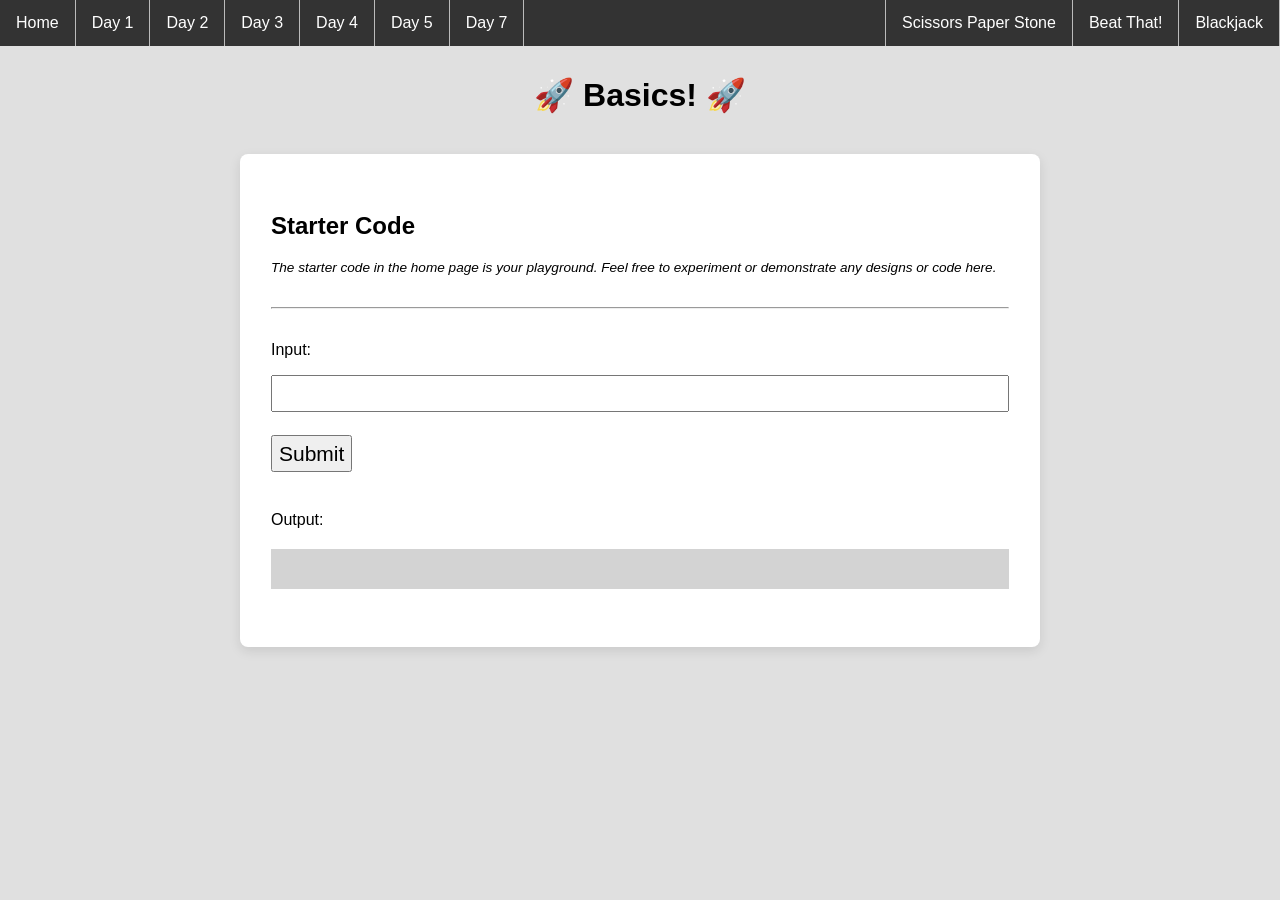
<file: index.html>
<!--  All HTML files begin with the following line: -->
<!DOCTYPE html>
<!-- This indicates that the rest of the lines that follow are to be interpreted as HTML. It tells the browser about what document type to expect. -->

<!-- All text enclosed in angled brackets are known as HTML element tags. There are usually, but not always, starting and closing element "tags", each representing a HTML element.
The <html> element is known as the root element of a HTML page. All other elements are encased within it. -->
<html>
  <!-- The <head> element contains meta information about the HTML page, information that is not rendered or displayed by the browser -->
  <head>
    <!-- The meta tag defines meta information in the HTML document. In this case, we are defining the charset. UTF-8 allows us to use emojis in the CodeSandbox environment -->
    <meta charset="UTF-8" />
    <!-- The <title> element specifies a title for the HTML page (which is shown in the browser's title bar or in the page's tab) and is the default name given to a bookmark of a webpage. -->
    <title>Basics</title>
    <!-- The <link> element specifies a relationship between this HTML page and an external resource, namely the styles.css file here. In this case, we are linking a stylesheet which is a CSS file containing information relating to the layout and style of the webpage. The syntax within the styles.css file is also referred to as CSS - Cascading Style Sheets. -->
    <link rel="stylesheet" href="styles.css" />
  </head>

  <!-- The <body> element defines the document's body, and is a container for all the visible contents that will be rendered by the browser.  -->
  <body>
    <!-- The <nav> tag semantically defines a set of navigation links. It doesn't have many properties different from a <div>, and exists purely for semantic naming. -->
    <nav>
      <!-- The <ul> tag represents an unordered list, where items in the list are rendered on a vertical bulleted list. While we are listing the days of the exercises on this navbar, we are positioning them horizontally without the bullets. This is done using CSS, and you can preview the syntax in styles.css (do a search for "nav ul"). -->
      <ul>
        <li>
          <!-- An <a> tag defines a hyperlink, linking one page to another. The page to link to will be added to the "href" property of the tag. -->
          <a href="index.html">Home</a>
        </li>
        <li>
          <!-- An <a> tag defines a hyperlink, linking one page to another. The page to link to will be added to the "href" property of the tag. -->
          <a href="day01-data-manipulation-and-functions/in-class/index.html"
            >Day 1</a
          >
        </li>
        <li>
          <a href="day02-if-statements-boolean-operators/in-class/index.html"
            >Day 2</a
          >
        </li>
        <li>
          <a href="day03-program-state/in-class/index.html">Day 3</a>
        </li>
        <li>
          <a href="day04-loops/in-class/index.html">Day 4</a>
        </li>
        <li>
          <a href="day05-mad-libs/in-class/index.html">Day 5</a>
        </li>
        <li>
          <a href="day07-moar-cards/in-class/index.html">Day 7</a>
        </li>
        <li class="project">
          <a href="project3-blackjack/index.html">Blackjack</a>
        </li>
        <li class="project">
          <a href="project2-beat-that/index.html">Beat That!</a>
        </li>
        <li class="project">
          <a href="project1-sps/index.html">Scissors Paper Stone</a>
        </li>
      </ul>
    </nav>
    <!-- The <h1> element defines a large heading. There are 6 pre-set header elements, <h1> to <h6> -->
    <h1 id="header">🚀 Basics! 🚀</h1>
    <!-- The <div> tag defines a division or a section in an HTML document, and is commonly use as a "container" for nested HTML elements. -->
    <div class="container">
      <h2>Starter Code</h2>
      <div class="instructions-text">
        <p>
          The starter code in the home page is your playground. Feel free to
          experiment or demonstrate any designs or code here.
        </p>
      </div>
      <!-- The <hr> tag represents a horizontal rule. It is used if you want to add line dividers across your page. -->
      <hr />
      <!-- The <p> tag defines a paragraph element. -->
      <p>Input:</p>
      <!-- The self-closing <input /> tag represents a field for a user to enter input. -->
      <input id="input-field" />
      <!-- The self-closing <br /> tag represents a line break - a line's worth of spacing before dispalying the next element. -->
      <br />
      <!-- The <button> tag represents.. you guessed it! a button. -->
      <button id="submit-button">Submit</button>
      <p>Output:</p>
      <div class="output-div" id="output-div"></div>
    </div>
    <!-- Everything below this is incorporating JavaScript programming logic into the webpage. -->
    <!-- The script tag encloses JavaScript syntax for the browser to interpret programtically -->
    <!-- The following line imports all code written in the script.js file -->
    <script src="script.js"></script>
    <!-- Define button click functionality -->
    <script>
      // Declare and define a variable that represents the Submit Button
      var button = document.querySelector("#submit-button");
      // When the submit button is clicked, access the text entered by the user in the input field
      // And pass it as an input parameter to the main function as defined in script.js
      button.addEventListener("click", function () {
        // Set result to input value
        var input = document.querySelector("#input-field");
        // Store the output of main() in a new variable
        var result = main(input.value);

        // Display result in output element
        var output = document.querySelector("#output-div");
        output.innerHTML = result;

        // Reset input value
        input.value = "";
      });
    </script>
  </body>
</html>
</file>
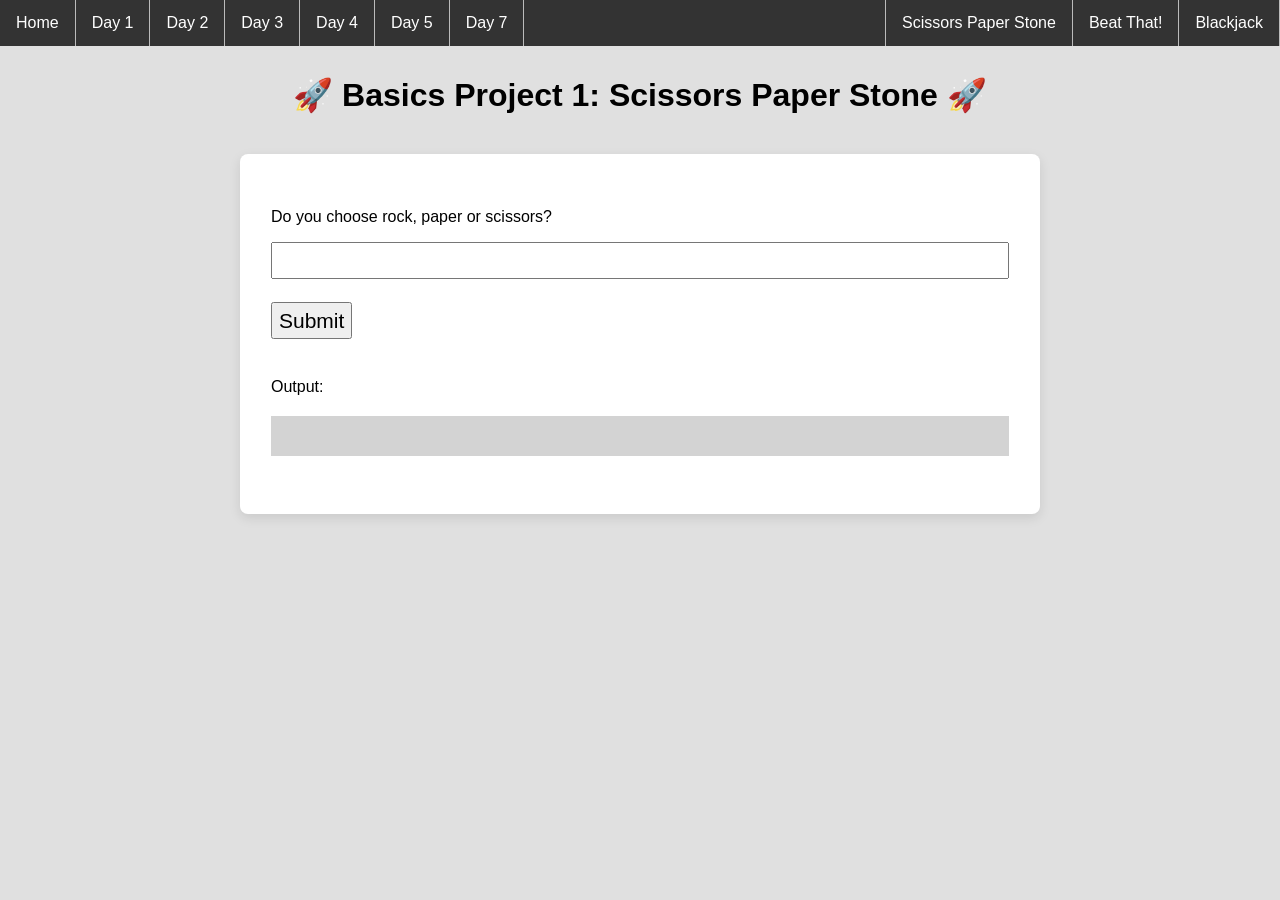
<file: project1-sps/index.html>
<!--  All HTML files begin with the following line: -->
<!DOCTYPE html>
<!-- This indicates that the rest of the lines that follow are to be interpreted as HTML. It tells the browser about what document type to expect. -->

<!-- All text enclosed in angled brackets are known as HTML element tags. There are usually, but not always, starting and closing element "tags", each representing a HTML element.
The <html> element is known as the root element of a HTML page. All other elements are encased within it. -->
<html>
  <!-- The <head> element contains meta information about the HTML page, information that is not rendered or displayed by the browser -->
  <head>
    <!-- The meta tag defines meta information in the HTML document. In this case, we are defining the charset. UTF-8 allows us to use emojis in the CodeSandbox environment -->
    <meta charset="UTF-8" />
    <!-- The <title> element specifies a title for the HTML page (which is shown in the browser's title bar or in the page's tab) and is the default name given to a bookmark of a webpage. -->
    <title>Basics</title>
    <!-- The <link> element specifies a relationship between this HTML page and an external resource, namely the styles.css file here. In this case, we are linking a stylesheet which is a CSS file containing information relating to the layout and style of the webpage. The syntax within the styles.css file is also referred to as CSS - Cascading Style Sheets. -->
    <link rel="stylesheet" href="styles.css" />
  </head>

  <!-- The <body> element defines the document's body, and is a container for all the visible contents that will be rendered by the browser.  -->
  <body>
    <!-- The <nav> tag semantically defines a set of navigation links. It doesn't have many properties different from a <div>, and exists purely for semantic naming. -->
    <nav>
      <!-- The <ul> tag represents an unordered list, where items in the list are rendered on a vertical bulleted list. While we are listing the days of the exercises on this navbar, we are positioning them horizontally without the bullets. This is done using CSS, and you can preview the syntax in styles.css (do a search for "nav ul"). -->
      <ul>
        <li>
          <!-- An <a> tag defines a hyperlink, linking one page to another. The page to link to will be added to the "href" property of the tag. -->
          <a href="../index.html">Home</a>
        </li>
        <li>
          <!-- An <a> tag defines a hyperlink, linking one page to another. The page to link to will be added to the "href" property of the tag. -->
          <a href="../day01-data-manipulation-and-functions/in-class/index.html"
            >Day 1</a
          >
        </li>
        <li>
          <a href="../day02-if-statements-boolean-operators/in-class/index.html"
            >Day 2</a
          >
        </li>
        <li>
          <a href="../day03-program-state/in-class/index.html">Day 3</a>
        </li>
        <li>
          <a href="../day04-loops/in-class/index.html">Day 4</a>
        </li>
        <li>
          <a href="../day05-mad-libs/in-class/index.html">Day 5</a>
        </li>
        <li>
          <a href="../day07-moar-cards/in-class/index.html">Day 7</a>
        </li>
        <li class="project">
          <a href="../project3-blackjack/index.html">Blackjack</a>
        </li>
        <li class="project">
          <a href="../project2-beat-that/index.html">Beat That!</a>
        </li>
        <li class="project">
          <a href="../project1-sps/index.html">Scissors Paper Stone</a>
        </li>
      </ul>
    </nav>
    <!-- The <h1> element defines a large heading. There are 6 pre-set header elements, <h1> to <h6> -->
    <h1 id="header">🚀 Basics Project 1: Scissors Paper Stone 🚀</h1>
    <!-- The <div> tag defines a division or a section in an HTML document, and is commonly use as a "container" for nested HTML elements. -->
    <div class="container">
      <!-- The <p> tag defines a paragraph element. -->
      <p>Do you choose rock, paper or scissors?</p>
      <!-- The self-closing <input /> tag represents a field for a user to enter input. -->
      <input id="input-field" />
      <!-- The self-closing <br /> tag represents a line break - a line's worth of spacing before dispalying the next element. -->
      <br />
      <!-- The <button> tag represents.. you guessed it! a button. -->
      <button id="submit-button">Submit</button>
      <p>Output:</p>
      <div class="output-div" id="output-div"></div>
    </div>
    <!-- Everything below this is incorporating JavaScript programming logic into the webpage. -->
    <!-- The script tag encloses JavaScript syntax for the browser to interpret programtically -->
    <!-- The following line imports all code written in the script.js file -->
    <script src="script.js"></script>
    <!-- Define button click functionality -->
    <script>
      // Declare and define a variable that represents the Submit Button
      var button = document.querySelector("#submit-button");
      // When the submit button is clicked, access the text entered by the user in the input field
      // And pass it as an input parameter to the main function as defined in script.js
      button.addEventListener("click", function () {
        // Set result to input value
        var input = document.querySelector("#input-field");
        // Store the output of main() in a new variable
        var result = main(input.value);

        // Display result in output element
        var output = document.querySelector("#output-div");
        output.innerHTML = result;

        // Reset input value
        input.value = "";
      });
    </script>
  </body>
</html>
</file>
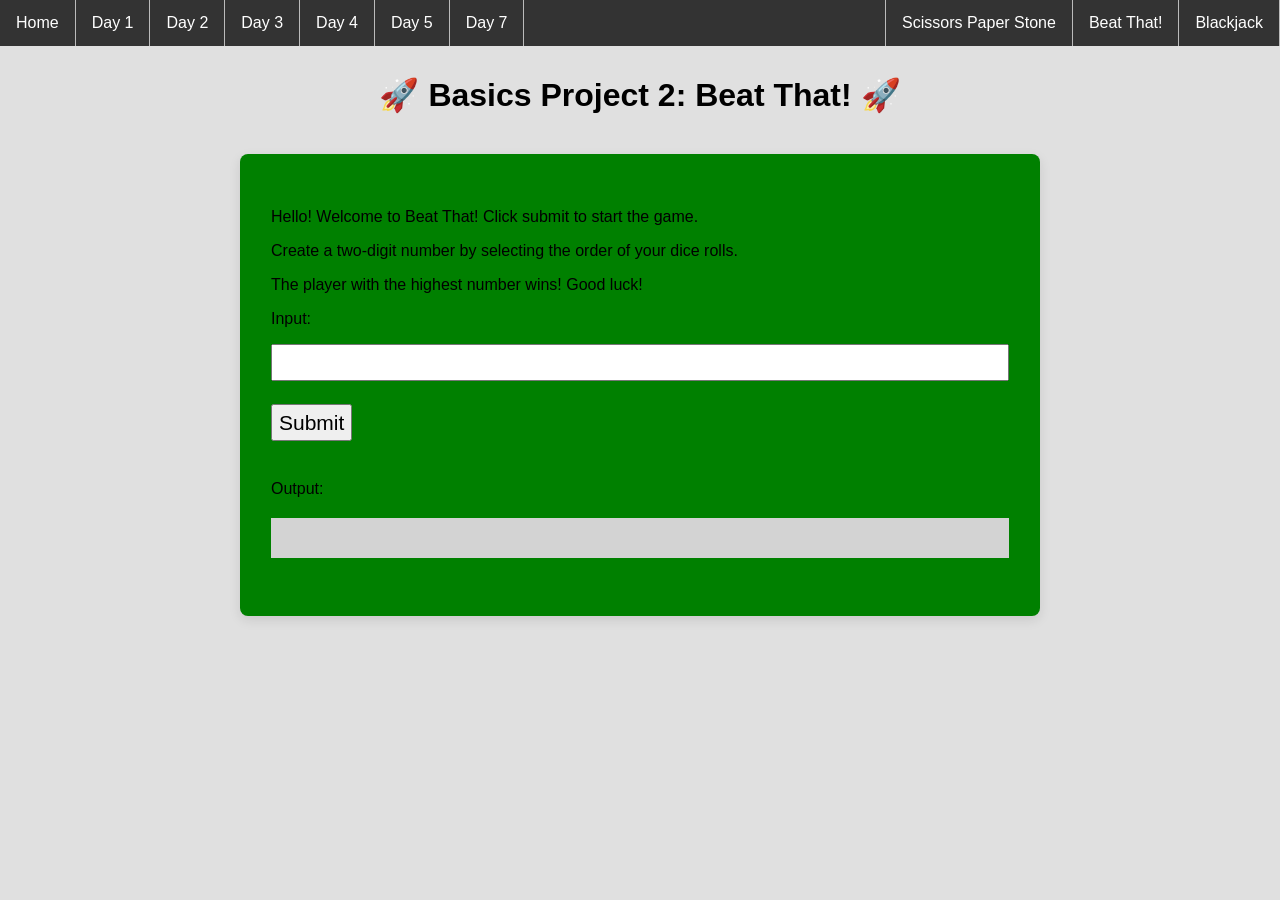
<file: project2-beat-that/index.html>
<!--  All HTML files begin with the following line: -->
<!DOCTYPE html>
<!-- This indicates that the rest of the lines that follow are to be interpreted as HTML. It tells the browser about what document type to expect. -->

<!-- All text enclosed in angled brackets are known as HTML element tags. There are usually, but not always, starting and closing element "tags", each representing a HTML element.
The <html> element is known as the root element of a HTML page. All other elements are encased within it. -->
<html>
  <!-- The <head> element contains meta information about the HTML page, information that is not rendered or displayed by the browser -->
  <head>
    <!-- The meta tag defines meta information in the HTML document. In this case, we are defining the charset. UTF-8 allows us to use emojis in the CodeSandbox environment -->
    <meta charset="UTF-8" />
    <!-- The <title> element specifies a title for the HTML page (which is shown in the browser's title bar or in the page's tab) and is the default name given to a bookmark of a webpage. -->
    <title>Basics</title>
    <!-- The <link> element specifies a relationship between this HTML page and an external resource, namely the styles.css file here. In this case, we are linking a stylesheet which is a CSS file containing information relating to the layout and style of the webpage. The syntax within the styles.css file is also referred to as CSS - Cascading Style Sheets. -->
    <link rel="stylesheet" href="styles.css" />
  </head>

  <!-- The <body> element defines the document's body, and is a container for all the visible contents that will be rendered by the browser.  -->
  <body>
    <!-- The <nav> tag semantically defines a set of navigation links. It doesn't have many properties different from a <div>, and exists purely for semantic naming. -->
    <nav>
      <!-- The <ul> tag represents an unordered list, where items in the list are rendered on a vertical bulleted list. While we are listing the days of the exercises on this navbar, we are positioning them horizontally without the bullets. This is done using CSS, and you can preview the syntax in styles.css (do a search for "nav ul"). -->
      <ul>
        <li>
          <!-- An <a> tag defines a hyperlink, linking one page to another. The page to link to will be added to the "href" property of the tag. -->
          <a href="../index.html">Home</a>
        </li>
        <li>
          <!-- An <a> tag defines a hyperlink, linking one page to another. The page to link to will be added to the "href" property of the tag. -->
          <a href="../day01-data-manipulation-and-functions/in-class/index.html"
            >Day 1</a
          >
        </li>
        <li>
          <a href="../day02-if-statements-boolean-operators/in-class/index.html"
            >Day 2</a
          >
        </li>
        <li>
          <a href="../day03-program-state/in-class/index.html">Day 3</a>
        </li>
        <li>
          <a href="../day04-loops/in-class/index.html">Day 4</a>
        </li>
        <li>
          <a href="../day05-mad-libs/in-class/index.html">Day 5</a>
        </li>
        <li>
          <a href="../day07-moar-cards/in-class/index.html">Day 7</a>
        </li>
        <li class="project">
          <a href="../project3-blackjack/index.html">Blackjack</a>
        </li>
        <li class="project">
          <a href="../project2-beat-that/index.html">Beat That!</a>
        </li>
        <li class="project">
          <a href="../project1-sps/index.html">Scissors Paper Stone</a>
        </li>
      </ul>
    </nav>
    <!-- The <h1> element defines a large heading. There are 6 pre-set header elements, <h1> to <h6> -->
    <h1 id="header">🚀 Basics Project 2: Beat That! 🚀</h1>
    <!-- The <div> tag defines a division or a section in an HTML document, and is commonly use as a "container" for nested HTML elements. -->
    <div class="container">
      <!-- The <p> tag defines a paragraph element. -->
      <p>Hello! Welcome to Beat That! Click submit to start the game.</p>
      <p>
        Create a two-digit number by selecting the order of your dice rolls.
      </p>
      <p>The player with the highest number wins! Good luck!</p>
      <p>Input:</p>
      <!-- The self-closing <input /> tag represents a field for a user to enter input. -->
      <input id="input-field" />
      <!-- The self-closing <br /> tag represents a line break - a line's worth of spacing before dispalying the next element. -->
      <br />
      <!-- The <button> tag represents.. you guessed it! a button. -->
      <button id="submit-button">Submit</button>
      <p>Output:</p>
      <div class="output-div" id="output-div"></div>
    </div>
    <!-- Everything below this is incorporating JavaScript programming logic into the webpage. -->
    <!-- The script tag encloses JavaScript syntax for the browser to interpret programtically -->
    <!-- The following line imports all code written in the script.js file -->
    <script src="script.js"></script>
    <!-- Define button click functionality -->
    <script>
      // Declare and define a variable that represents the Submit Button
      var button = document.querySelector("#submit-button");
      // When the submit button is clicked, access the text entered by the user in the input field
      // And pass it as an input parameter to the main function as defined in script.js
      button.addEventListener("click", function () {
        // Set result to input value
        var input = document.querySelector("#input-field");
        // Store the output of main() in a new variable
        var result = main(input.value);

        // Display result in output element
        var output = document.querySelector("#output-div");
        output.innerHTML = result;

        // Reset input value
        input.value = "";
      });
    </script>
  </body>
</html>
</file>
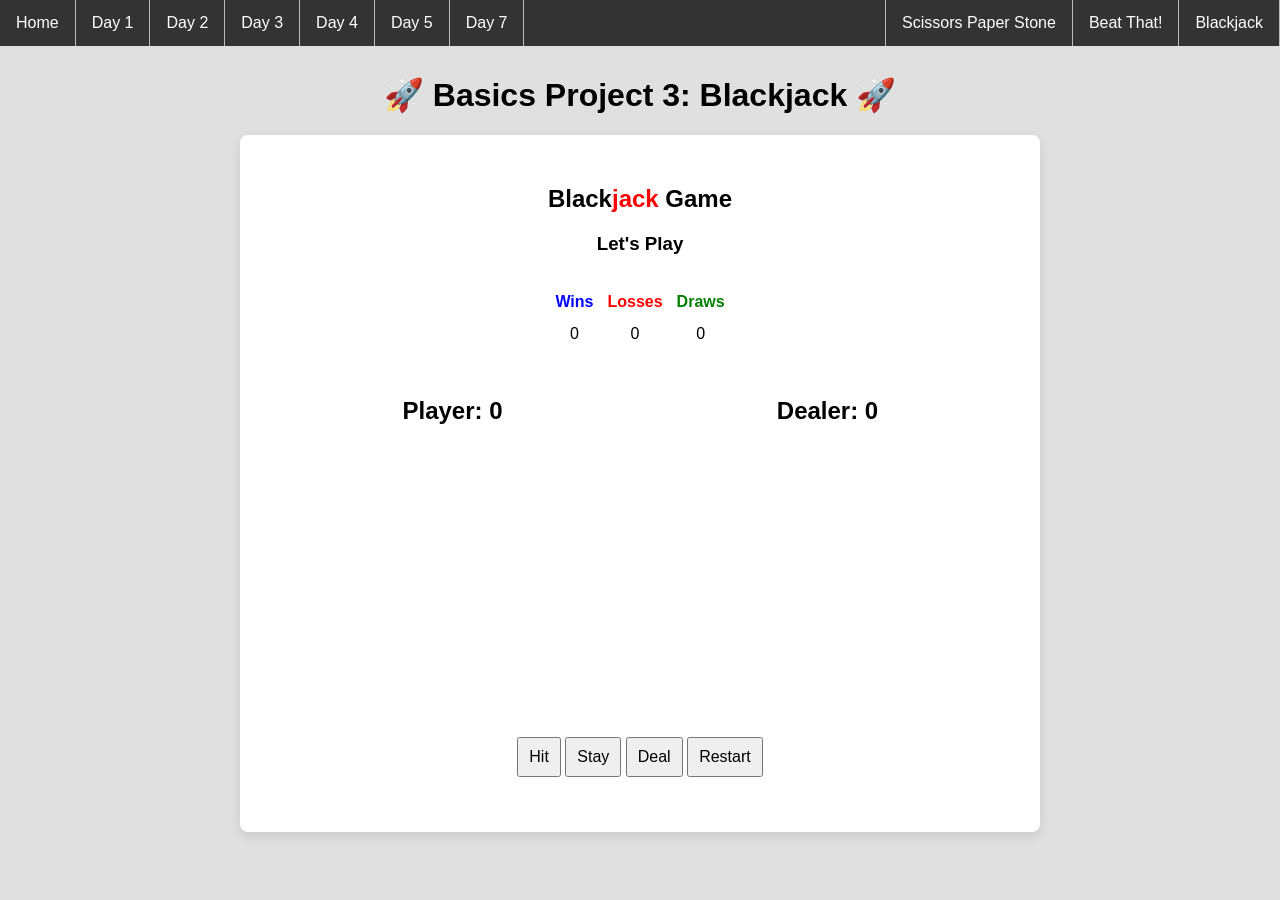
<file: project3-blackjack/index.html>
<!--  All HTML files begin with the following line: -->
<!DOCTYPE html>
<!-- This indicates that the rest of the lines that follow are to be interpreted as HTML. It tells the browser about what document type to expect. -->

<!-- All text enclosed in angled brackets are known as HTML element tags. There are usually, but not always, starting and closing element "tags", each representing a HTML element.
The <html> element is known as the root element of a HTML page. All other elements are encased within it. -->
<html>
  <!-- The <head> element contains meta information about the HTML page, information that is not rendered or displayed by the browser -->
  <head>
    <!-- The meta tag defines meta information in the HTML document. In this case, we are defining the charset. UTF-8 allows us to use emojis in the CodeSandbox environment -->
    <meta charset="UTF-8" />
    <!-- The <title> element specifies a title for the HTML page (which is shown in the browser's title bar or in the page's tab) and is the default name given to a bookmark of a webpage. -->
    <title>Basics</title>
    <!-- The <link> element specifies a relationship between this HTML page and an external resource, namely the styles.css file here. In this case, we are linking a stylesheet which is a CSS file containing information relating to the layout and style of the webpage. The syntax within the styles.css file is also referred to as CSS - Cascading Style Sheets. -->
    <link rel="stylesheet" href="styles.css" />
  </head>

  <!-- The <body> element defines the document's body, and is a container for all the visible contents that will be rendered by the browser.  -->
  <body>
    <!-- The <nav> tag semantically defines a set of navigation links. It doesn't have many properties different from a <div>, and exists purely for semantic naming. -->
    <nav>
      <!-- The <ul> tag represents an unordered list, where items in the list are rendered on a vertical bulleted list. While we are listing the days of the exercises on this navbar, we are positioning them horizontally without the bullets. This is done using CSS, and you can preview the syntax in styles.css (do a search for "nav ul"). -->
      <ul>
        <li>
          <!-- An <a> tag defines a hyperlink, linking one page to another. The page to link to will be added to the "href" property of the tag. -->
          <a href="../index.html">Home</a>
        </li>
        <li>
          <!-- An <a> tag defines a hyperlink, linking one page to another. The page to link to will be added to the "href" property of the tag. -->
          <a href="../day01-data-manipulation-and-functions/in-class/index.html"
            >Day 1</a
          >
        </li>
        <li>
          <a href="../day02-if-statements-boolean-operators/in-class/index.html"
            >Day 2</a
          >
        </li>
        <li>
          <a href="../day03-program-state/in-class/index.html">Day 3</a>
        </li>
        <li>
          <a href="../day04-loops/in-class/index.html">Day 4</a>
        </li>
        <li>
          <a href="../day05-mad-libs/in-class/index.html">Day 5</a>
        </li>
        <li>
          <a href="../day07-moar-cards/in-class/index.html">Day 7</a>
        </li>
        <li class="project">
          <a href="../project3-blackjack/index.html">Blackjack</a>
        </li>
        <li class="project">
          <a href="../project2-beat-that/index.html">Beat That!</a>
        </li>
        <li class="project">
          <a href="../project1-sps/index.html">Scissors Paper Stone</a>
        </li>
      </ul>
    </nav>
    <!-- The <h1> element defines a large heading. There are 6 pre-set header elements, <h1> to <h6> -->
    <h1 id="header">🚀 Basics Project 3: Blackjack 🚀</h1>
    <!-- The <div> tag defines a division or a section in an HTML document, and is commonly use as a "container" for nested HTML elements. -->
    <div class="container">
      <h2>Black<span style="color:red;">jack</span> Game</h2>
      <h3><span id="blackjack-result">Let's Play</span></h3>

      <div class="blackjack-row-1">
        <table>
          <tr>
            <th id="win-header">Wins</th>
            <th id="loss-header">Losses</th>
            <th id="draw-header">Draws</th>
          </tr>

          <tr>
            <td><span id="wins">0</span></td>
            <td><span id="losses">0</span></td>
            <td><span id="draws">0</span></td>
          </tr>
        </table>
      </div>

      <div class="blackjack-row-2">
        <div id="your-box">
            <h2>Player: <span id="your-blackjack-result">0</span></h2>
            </div>

        <div id="dealer-box">
            <h2>Dealer: <span id="dealer-blackjack-result">0</span></h2>
            </div>
      </div>

      <div class="blackjack-row-3">
          <div>
            <button class="btn-hit" id="hit-button">Hit</button>
            <button class="btn-stay" id="stay-button">Stay</button>
            <button class="btn-deal" id="deal-button">Deal</button>
            <button class="btn-restart" id="restart-button">Restart</button>
          </div>
      </div>
     <script src="script.js"></script>
  </body>
</html>
</file>
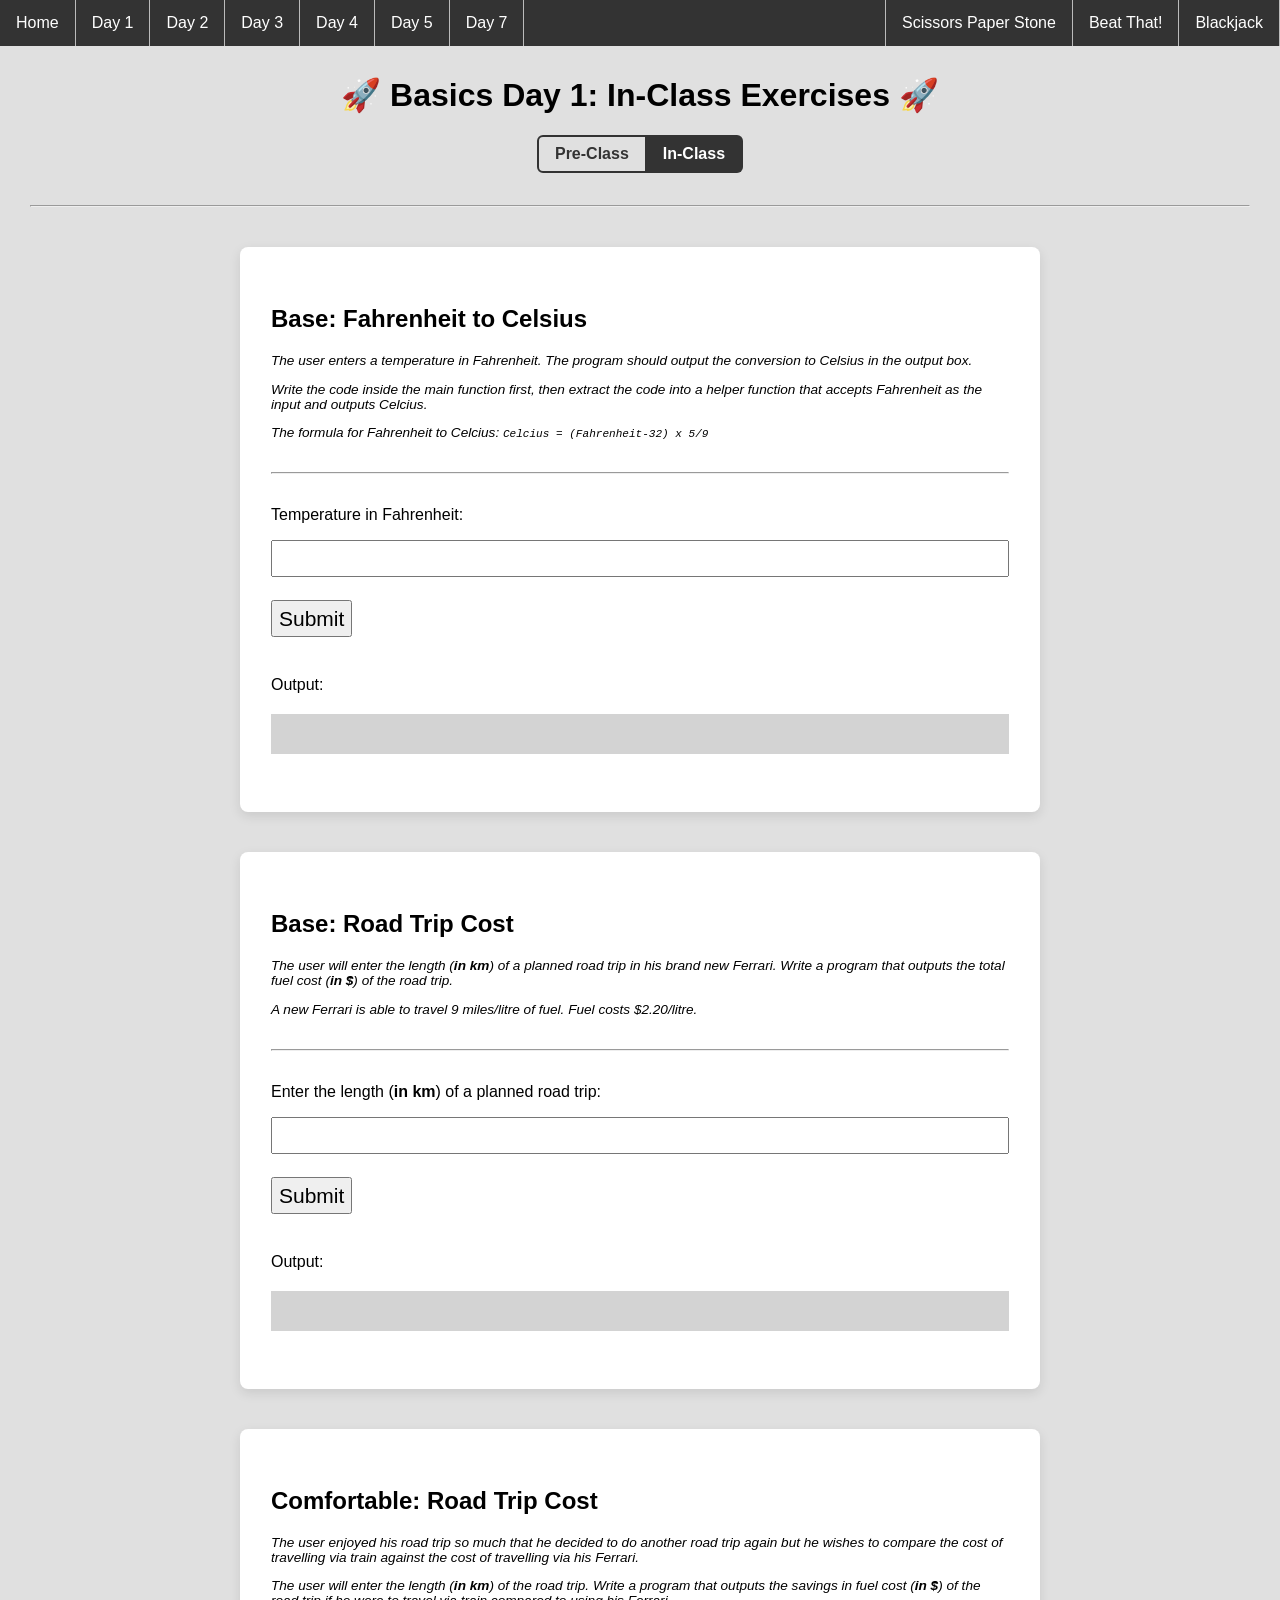
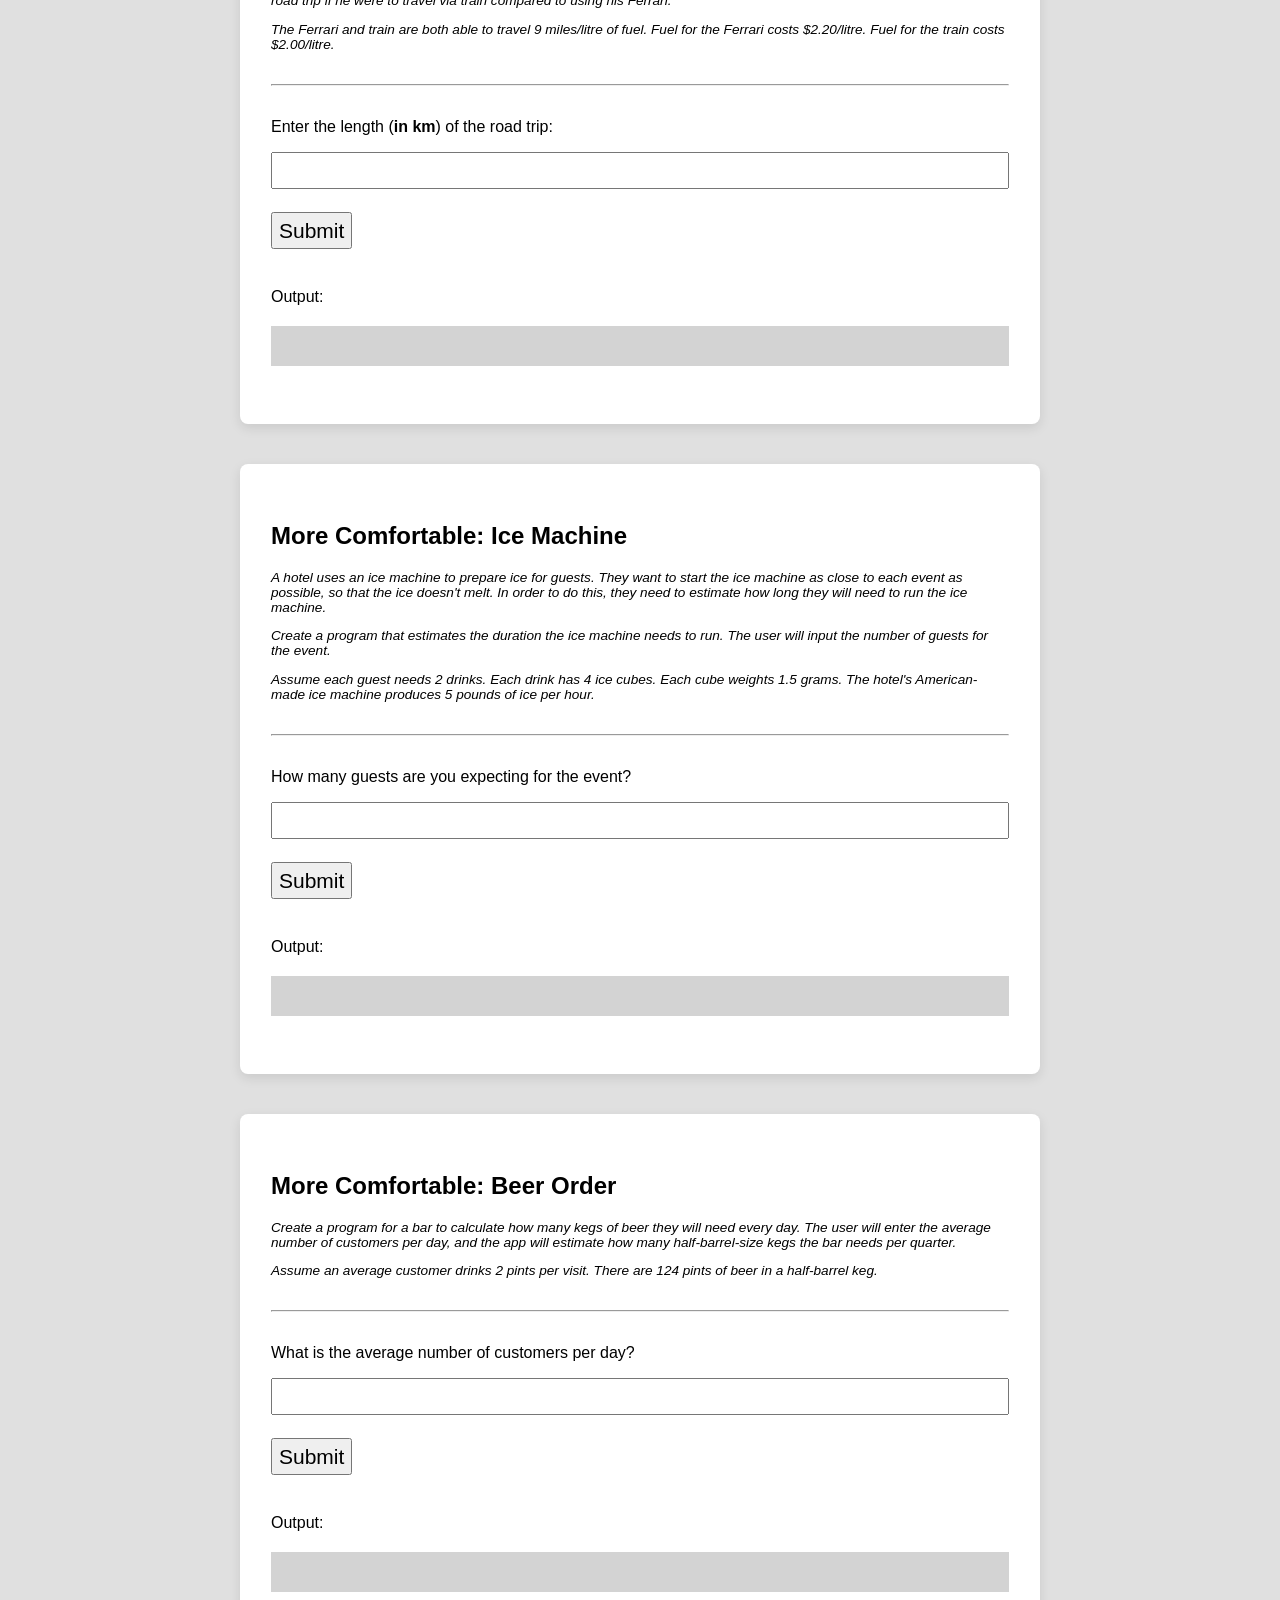
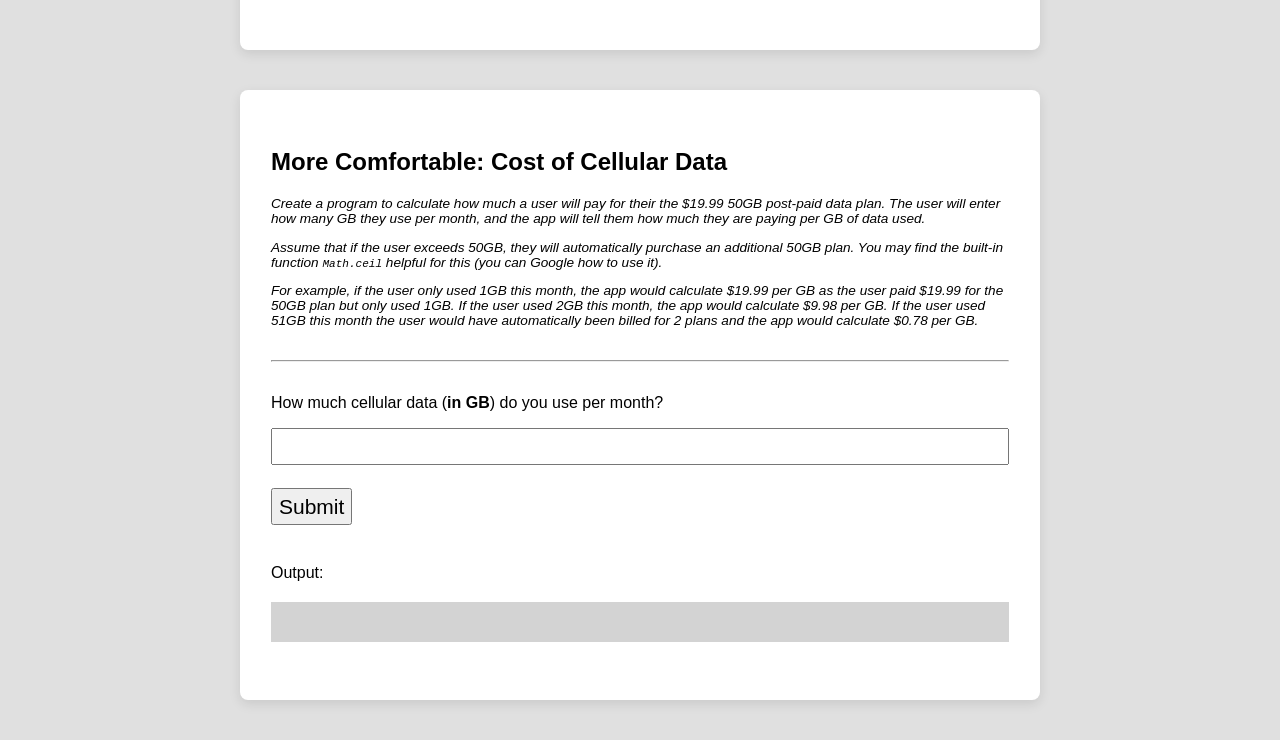
<file: day01-data-manipulation-and-functions/in-class/index.html>
<!--  All HTML files begin with the following line: -->
<!DOCTYPE html>
<!-- This indicates that the rest of the lines that follow are to be interpreted as HTML. It tells the browser about what document type to expect. -->

<!-- All text enclosed in angled brackets are known as HTML element tags. There are usually, but not always, starting and closing element "tags", each representing a HTML element.
The <html> element is known as the root element of a HTML page. All other elements are encased within it. -->
<html>
  <!-- The <head> element contains meta information about the HTML page, information that is not rendered or displayed by the browser -->
  <head>
    <!-- The meta tag defines meta information in the HTML document. In this case, we are defining the charset. UTF-8 allows us to use emojis in the CodeSandbox environment -->
    <meta charset="UTF-8" />
    <!-- The <title> element specifies a title for the HTML page (which is shown in the browser's title bar or in the page's tab) and is the default name given to a bookmark of a webpage. -->
    <title>Basics</title>
    <!-- The <link> element specifies a relationship between this HTML page and an external resource, namely the styles.css file here. For the syntax '../../' in '../../styles.css', we are referring to the styles.css file (in the main directory) found 2 folders above the current one. In this case, we are linking a stylesheet which is a CSS file containing information relating to the layout and style of the webpage. The syntax within the styles.css file is also referred to as CSS - Cascading Style Sheets. -->
    <link rel="stylesheet" href="../../styles.css" />
  </head>

  <!-- The <body> element defines the document's body, and is a container for all the visible contents that will be rendered by the browser.  -->
  <body>
    <!-- The <nav> tag semantically defines a set of navigation links. It doesn't have many properties different from a <div>, and exists purely for semantic naming. -->
    <nav>
      <!-- The <ul> tag represents an unordered list, where items in the list are rendered on a vertical bulleted list. While we are listing the days of the exercises on this navbar, we are positioning them horizontally without the bullets. This is done using CSS, and you can preview the syntax in styles.css (do a search for "nav ul"). -->
      <ul>
        <li>
          <!-- An <a> tag defines a hyperlink, linking one page to another. The page to link to will be added to the "href" property of the tag. -->
          <a href="../../index.html">Home</a>
        </li>
        <li>
          <!-- An <a> tag defines a hyperlink, linking one page to another. The page to link to will be added to the "href" property of the tag. -->
          <a
            href="../../day01-data-manipulation-and-functions/in-class/index.html"
            >Day 1</a
          >
        </li>
        <li>
          <a
            href="../../day02-if-statements-boolean-operators/in-class/index.html"
            >Day 2</a
          >
        </li>
        <li>
          <a href="../../day03-program-state/in-class/index.html">Day 3</a>
        </li>
        <li>
          <a href="../../day04-loops/in-class/index.html">Day 4</a>
        </li>
        <li>
          <a href="../../day05-mad-libs/in-class/index.html">Day 5</a>
        </li>
        <li>
          <a href="../../day07-moar-cards/in-class/index.html">Day 7</a>
        </li>
        <li class="project">
          <a href="../../project3-blackjack/index.html">Blackjack</a>
        </li>
        <li class="project">
          <a href="../../project2-beat-that/index.html">Beat That!</a>
        </li>
        <li class="project">
          <a href="../../project1-sps/index.html">Scissors Paper Stone</a>
        </li>
      </ul>
    </nav>
    <!-- The <h1> element defines a large heading. There are 6 pre-set header elements, <h1> to <h6> -->
    <h1 id="header">🚀 Basics Day 1: In-Class Exercises 🚀</h1>
    <div class="flex justify-content-center">
      <div class="button-group">
        <a href="../pre-class/index.html" class="button-group-button"
          >Pre-Class</a
        >
        <a href="../in-class/index.html" class="active button-group-button"
          >In-Class</a
        >
      </div>
    </div>
    <!-- The <hr> tag represents a horizontal rule. It is used if you want to add line dividers across your page. -->
    <hr />
    <!-- The <div> tag defines a division or a section in an HTML document, and is commonly use as a "container" for nested HTML elements. -->
    <div class="container">
      <h2>Base: Fahrenheit to Celsius</h2>
      <div class="instructions-text">
        <p>
          The user enters a temperature in Fahrenheit. The program should output
          the conversion to Celsius in the output box.
        </p>
        <p>
          Write the code inside the main function first, then extract the code
          into a helper function that accepts Fahrenheit as the input and
          outputs Celcius.
        </p>
        <p>
          The formula for Fahrenheit to Celcius:
          <code>Celcius = (Fahrenheit-32) x 5/9</code>
        </p>
      </div>
      <!-- The <hr> tag represents a horizontal rule. It is used if you want to add line dividers across your page. -->
      <hr />
      <!-- The <p> tag defines a paragraph element. -->
      <p>Temperature in Fahrenheit:</p>
      <!-- The self-closing <input /> tag represents a field for a user to enter input. -->
      <input id="fahrenheit-to-celsius-input-field" />
      <!-- The self-closing <br /> tag represents a line break - a line's worth of spacing before dispalying the next element. -->
      <br />
      <!-- The <button> tag represents.. you guessed it! a button. -->
      <button id="fahrenheit-to-celsius-submit-button">Submit</button>
      <p>Output:</p>
      <div class="output-div" id="fahrenheit-to-celsius-output-div"></div>
    </div>
    <!-- The <div> tag defines a division or a section in an HTML document, and is commonly use as a "container" for nested HTML elements. -->
    <div class="container">
      <h2>Base: Road Trip Cost</h2>
      <div class="instructions-text">
        <p>
          The user will enter the length (<strong>in km</strong>) of a planned
          road trip in his brand new Ferrari. Write a program that outputs the
          total fuel cost (<strong>in $</strong>) of the road trip.
        </p>
        <p>
          A new Ferrari is able to travel 9 miles/litre of fuel. Fuel costs
          $2.20/litre.
        </p>
      </div>
      <!-- The <hr> tag represents a horizontal rule. It is used if you want to add line dividers across your page. -->
      <hr />
      <!-- The <p> tag defines a paragraph element. -->
      <p>Enter the length (<strong>in km</strong>) of a planned road trip:</p>
      <!-- The self-closing <input /> tag represents a field for a user to enter input. -->
      <input id="road-trip-cost-base-input-field" />
      <!-- The self-closing <br /> tag represents a line break - a line's worth of spacing before dispalying the next element. -->
      <br />
      <!-- The <button> tag represents.. you guessed it! a button. -->
      <button id="road-trip-cost-base-submit-button">Submit</button>
      <p>Output:</p>
      <div class="output-div" id="road-trip-cost-base-output-div"></div>
    </div>
    <!-- The <div> tag defines a division or a section in an HTML document, and is commonly use as a "container" for nested HTML elements. -->
    <div class="container">
      <h2>Comfortable: Road Trip Cost</h2>
      <div class="instructions-text">
        <p>
          The user enjoyed his road trip so much that he decided to do another
          road trip again but he wishes to compare the cost of travelling via
          train against the cost of travelling via his Ferrari.
        </p>
        <p>
          The user will enter the length (<strong>in km</strong>) of the road
          trip. Write a program that outputs the savings in fuel cost (<strong
            >in $</strong
          >) of the road trip if he were to travel via train compared to using
          his Ferrari.
        </p>
        <p>
          The Ferrari and train are both able to travel 9 miles/litre of fuel.
          Fuel for the Ferrari costs $2.20/litre. Fuel for the train costs
          $2.00/litre.
        </p>
      </div>
      <!-- The <hr> tag represents a horizontal rule. It is used if you want to add line dividers across your page. -->
      <hr />
      <!-- The <p> tag defines a paragraph element. -->
      <p>Enter the length (<strong>in km</strong>) of the road trip:</p>
      <!-- The self-closing <input /> tag represents a field for a user to enter input. -->
      <input id="road-trip-cost-comfortable-input-field" />
      <!-- The self-closing <br /> tag represents a line break - a line's worth of spacing before dispalying the next element. -->
      <br />
      <!-- The <button> tag represents.. you guessed it! a button. -->
      <button id="road-trip-cost-comfortable-submit-button">Submit</button>
      <p>Output:</p>
      <div class="output-div" id="road-trip-cost-comfortable-output-div"></div>
    </div>
    <!-- The <div> tag defines a division or a section in an HTML document, and is commonly use as a "container" for nested HTML elements. -->
    <div class="container">
      <h2>More Comfortable: Ice Machine</h2>
      <div class="instructions-text">
        <p>
          A hotel uses an ice machine to prepare ice for guests. They want to
          start the ice machine as close to each event as possible, so that the
          ice doesn't melt. In order to do this, they need to estimate how long
          they will need to run the ice machine.
        </p>
        <p>
          Create a program that estimates the duration the ice machine needs to
          run. The user will input the number of guests for the event.
        </p>
        <p>
          Assume each guest needs 2 drinks. Each drink has 4 ice cubes. Each
          cube weights 1.5 grams. The hotel's American-made ice machine produces
          5 pounds of ice per hour.
        </p>
      </div>
      <!-- The <hr> tag represents a horizontal rule. It is used if you want to add line dividers across your page. -->
      <hr />
      <!-- The <p> tag defines a paragraph element. -->
      <p>How many guests are you expecting for the event?</p>
      <!-- The self-closing <input /> tag represents a field for a user to enter input. -->
      <input id="ice-machine-input-field" />
      <!-- The self-closing <br /> tag represents a line break - a line's worth of spacing before dispalying the next element. -->
      <br />
      <!-- The <button> tag represents.. you guessed it! a button. -->
      <button id="ice-machine-submit-button">Submit</button>
      <p>Output:</p>
      <div class="output-div" id="ice-machine-output-div"></div>
    </div>
    <!-- The <div> tag defines a division or a section in an HTML document, and is commonly use as a "container" for nested HTML elements. -->
    <div class="container">
      <h2>More Comfortable: Beer Order</h2>
      <div class="instructions-text">
        <p>
          Create a program for a bar to calculate how many kegs of beer they
          will need every day. The user will enter the average number of
          customers per day, and the app will estimate how many half-barrel-size
          kegs the bar needs per quarter.
        </p>
        <p>
          Assume an average customer drinks 2 pints per visit. There are 124
          pints of beer in a half-barrel keg.
        </p>
      </div>
      <!-- The <hr> tag represents a horizontal rule. It is used if you want to add line dividers across your page. -->
      <hr />
      <!-- The <p> tag defines a paragraph element. -->
      <p>What is the average number of customers per day?</p>
      <!-- The self-closing <input /> tag represents a field for a user to enter input. -->
      <input id="beer-order-input-field" />
      <!-- The self-closing <br /> tag represents a line break - a line's worth of spacing before dispalying the next element. -->
      <br />
      <!-- The <button> tag represents.. you guessed it! a button. -->
      <button id="beer-order-submit-button">Submit</button>
      <p>Output:</p>
      <div class="output-div" id="beer-order-output-div"></div>
    </div>
    <!-- The <div> tag defines a division or a section in an HTML document, and is commonly use as a "container" for nested HTML elements. -->
    <div class="container">
      <h2>More Comfortable: Cost of Cellular Data</h2>
      <div class="instructions-text">
        <p>
          Create a program to calculate how much a user will pay for their the
          $19.99 50GB post-paid data plan. The user will enter how many GB they
          use per month, and the app will tell them how much they are paying per
          GB of data used.
        </p>
        <p>
          Assume that if the user exceeds 50GB, they will automatically purchase
          an additional 50GB plan. You may find the built-in function
          <code>Math.ceil</code> helpful for this (you can Google how to use
          it).
        </p>
        <p>
          For example, if the user only used 1GB this month, the app would
          calculate $19.99 per GB as the user paid $19.99 for the 50GB plan but
          only used 1GB. If the user used 2GB this month, the app would
          calculate $9.98 per GB. If the user used 51GB this month the user
          would have automatically been billed for 2 plans and the app would
          calculate $0.78 per GB.
        </p>
      </div>
      <!-- The <hr> tag represents a horizontal rule. It is used if you want to add line dividers across your page. -->
      <hr />
      <!-- The <p> tag defines a paragraph element. -->
      <p>
        How much cellular data (<strong>in GB</strong>) do you use per month?
      </p>
      <!-- The self-closing <input /> tag represents a field for a user to enter input. -->
      <input id="cellular-data-input-field" />
      <!-- The self-closing <br /> tag represents a line break - a line's worth of spacing before dispalying the next element. -->
      <br />
      <!-- The <button> tag represents.. you guessed it! a button. -->
      <button id="cellular-data-submit-button">Submit</button>
      <p>Output:</p>
      <div class="output-div" id="cellular-data-output-div"></div>
    </div>
    <!-- Everything below this is incorporating JavaScript programming logic into the webpage. -->
    <!-- The script tag encloses JavaScript syntax for the browser to interpret programtically -->
    <!-- The following line imports all code written in the script.js file -->
    <script src="script.js"></script>
    <!-- Define button click functionality -->
    <script>
      // Declare and define variables that represents the Submit Button for each exercise
      var fahrenheitToCelsiusButton = document.querySelector(
        "#fahrenheit-to-celsius-submit-button"
      );
      var roadTripCostBaseButton = document.querySelector(
        "#road-trip-cost-base-submit-button"
      );
      var roadTripCostComfortableButton = document.querySelector(
        "#road-trip-cost-comfortable-submit-button"
      );
      var iceMachineButton = document.querySelector(
        "#ice-machine-submit-button"
      );
      var beerOrderButton = document.querySelector("#beer-order-submit-button");
      var cellularDataButton = document.querySelector(
        "#cellular-data-submit-button"
      );

      // When the submit button is clicked, access the text entered by the user in the input field
      // And pass it as an input parameter to the main function as defined in script.js
      fahrenheitToCelsiusButton.addEventListener("click", function () {
        // Set result to input value
        var input = document.querySelector(
          "#fahrenheit-to-celsius-input-field"
        );
        // Store the output of the main function in a new variable
        var result = fahrenheitToCelsiusMain(input.value);

        // Display result in output element
        var output = document.querySelector(
          "#fahrenheit-to-celsius-output-div"
        );
        output.innerHTML = result;

        // Reset input value
        input.value = "";
      });

      roadTripCostBaseButton.addEventListener("click", function () {
        // Set result to input value
        var input = document.querySelector("#road-trip-cost-base-input-field");
        // Store the output of the main function in a new variable
        var result = roadTripCostBaseMain(input.value);

        // Display result in output element
        var output = document.querySelector("#road-trip-cost-base-output-div");
        output.innerHTML = result;

        // Reset input value
        input.value = "";
      });

      roadTripCostComfortableButton.addEventListener("click", function () {
        // Set result to input value
        var input = document.querySelector(
          "#road-trip-cost-comfortable-input-field"
        );
        // Store the output of the main function in a new variable
        var result = roadTripCostComfortableMain(input.value);

        // Display result in output element
        var output = document.querySelector(
          "#road-trip-cost-comfortable-output-div"
        );
        output.innerHTML = result;

        // Reset input value
        input.value = "";
      });

      iceMachineButton.addEventListener("click", function () {
        // Set result to input value
        var input = document.querySelector("#ice-machine-input-field");
        // Store the output of the main function in a new variable
        var result = iceMachineMain(input.value);

        // Display result in output element
        var output = document.querySelector("#ice-machine-output-div");
        output.innerHTML = result;

        // Reset input value
        input.value = "";
      });

      beerOrderButton.addEventListener("click", function () {
        // Set result to input value
        var input = document.querySelector("#beer-order-input-field");
        // Store the output of the main function in a new variable
        var result = beerOrderMain(input.value);

        // Display result in output element
        var output = document.querySelector("#beer-order-output-div");
        output.innerHTML = result;

        // Reset input value
        input.value = "";
      });

      cellularDataButton.addEventListener("click", function () {
        // Set result to input value
        var input = document.querySelector("#cellular-data-input-field");
        // Store the output of the main function in a new variable
        var result = cellularDataMain(input.value);

        // Display result in output element
        var output = document.querySelector("#cellular-data-output-div");
        output.innerHTML = result;

        // Reset input value
        input.value = "";
      });
    </script>
  </body>
</html>
</file>
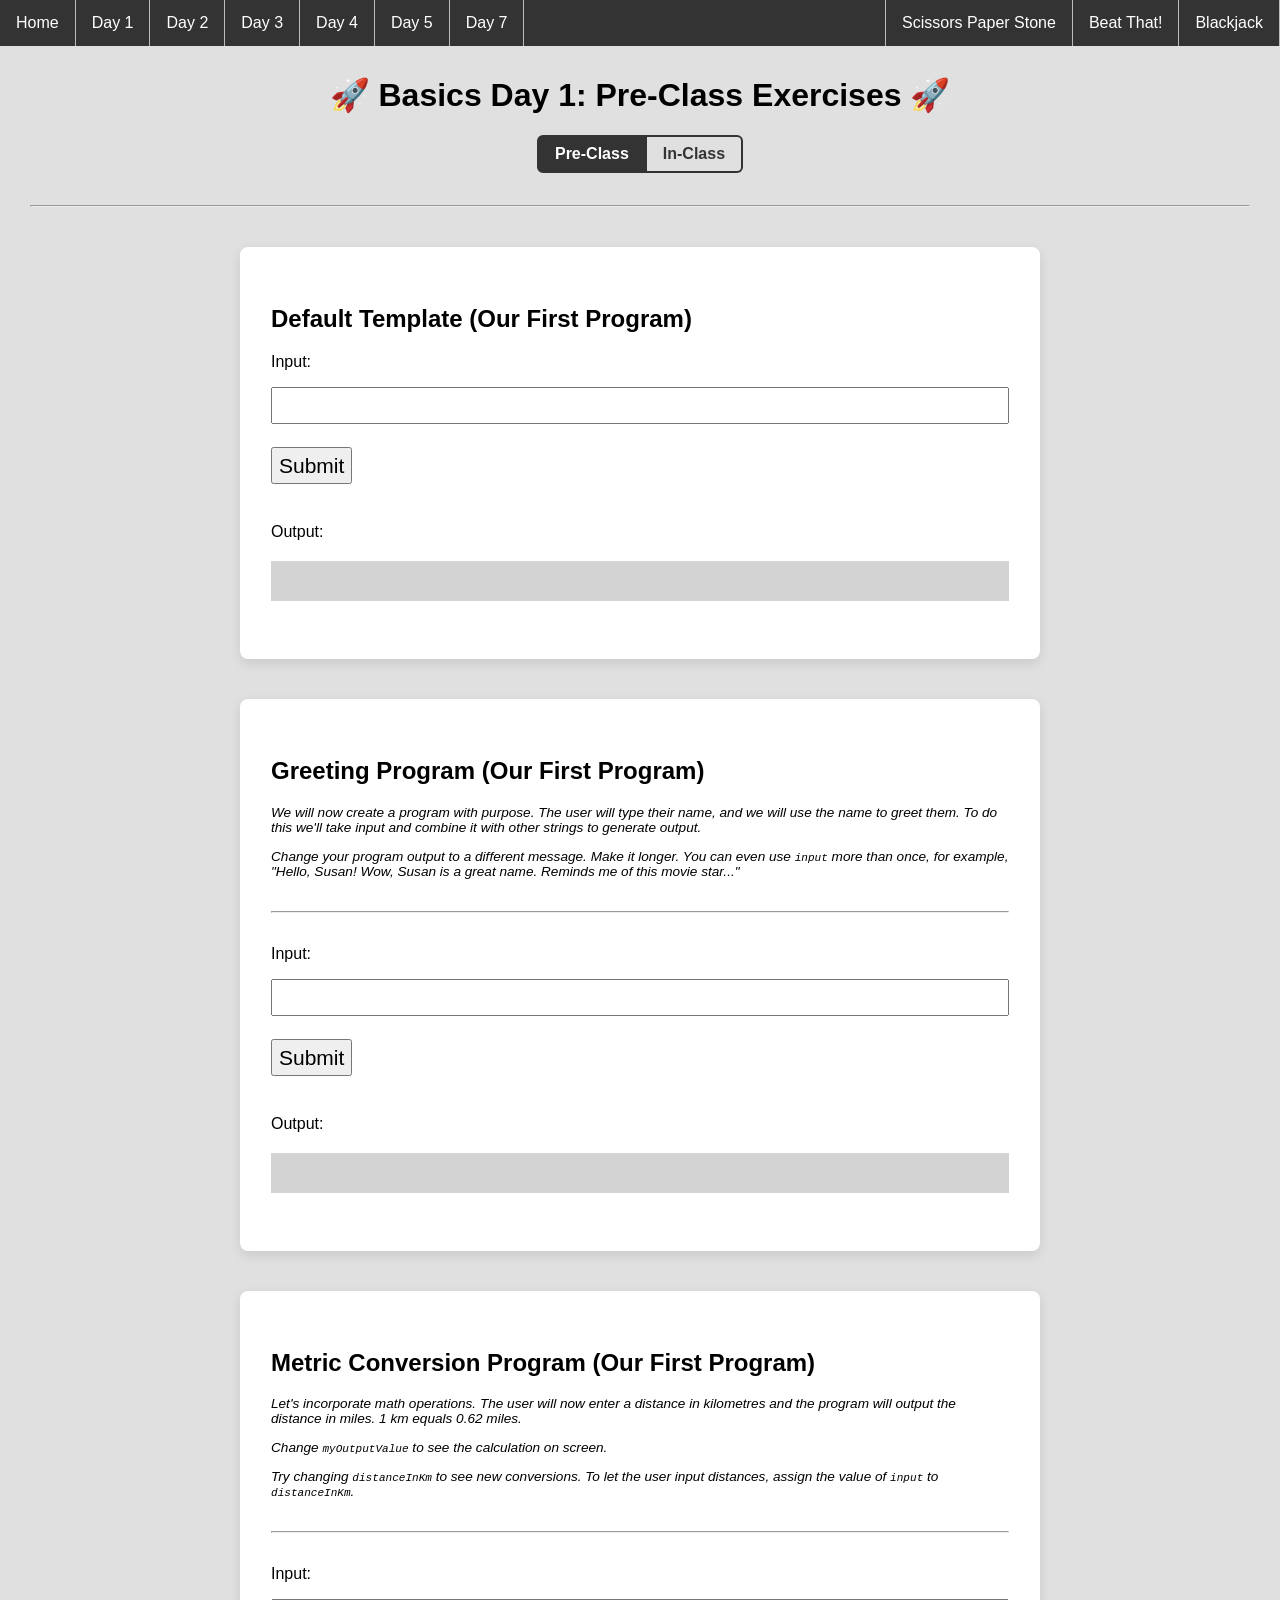
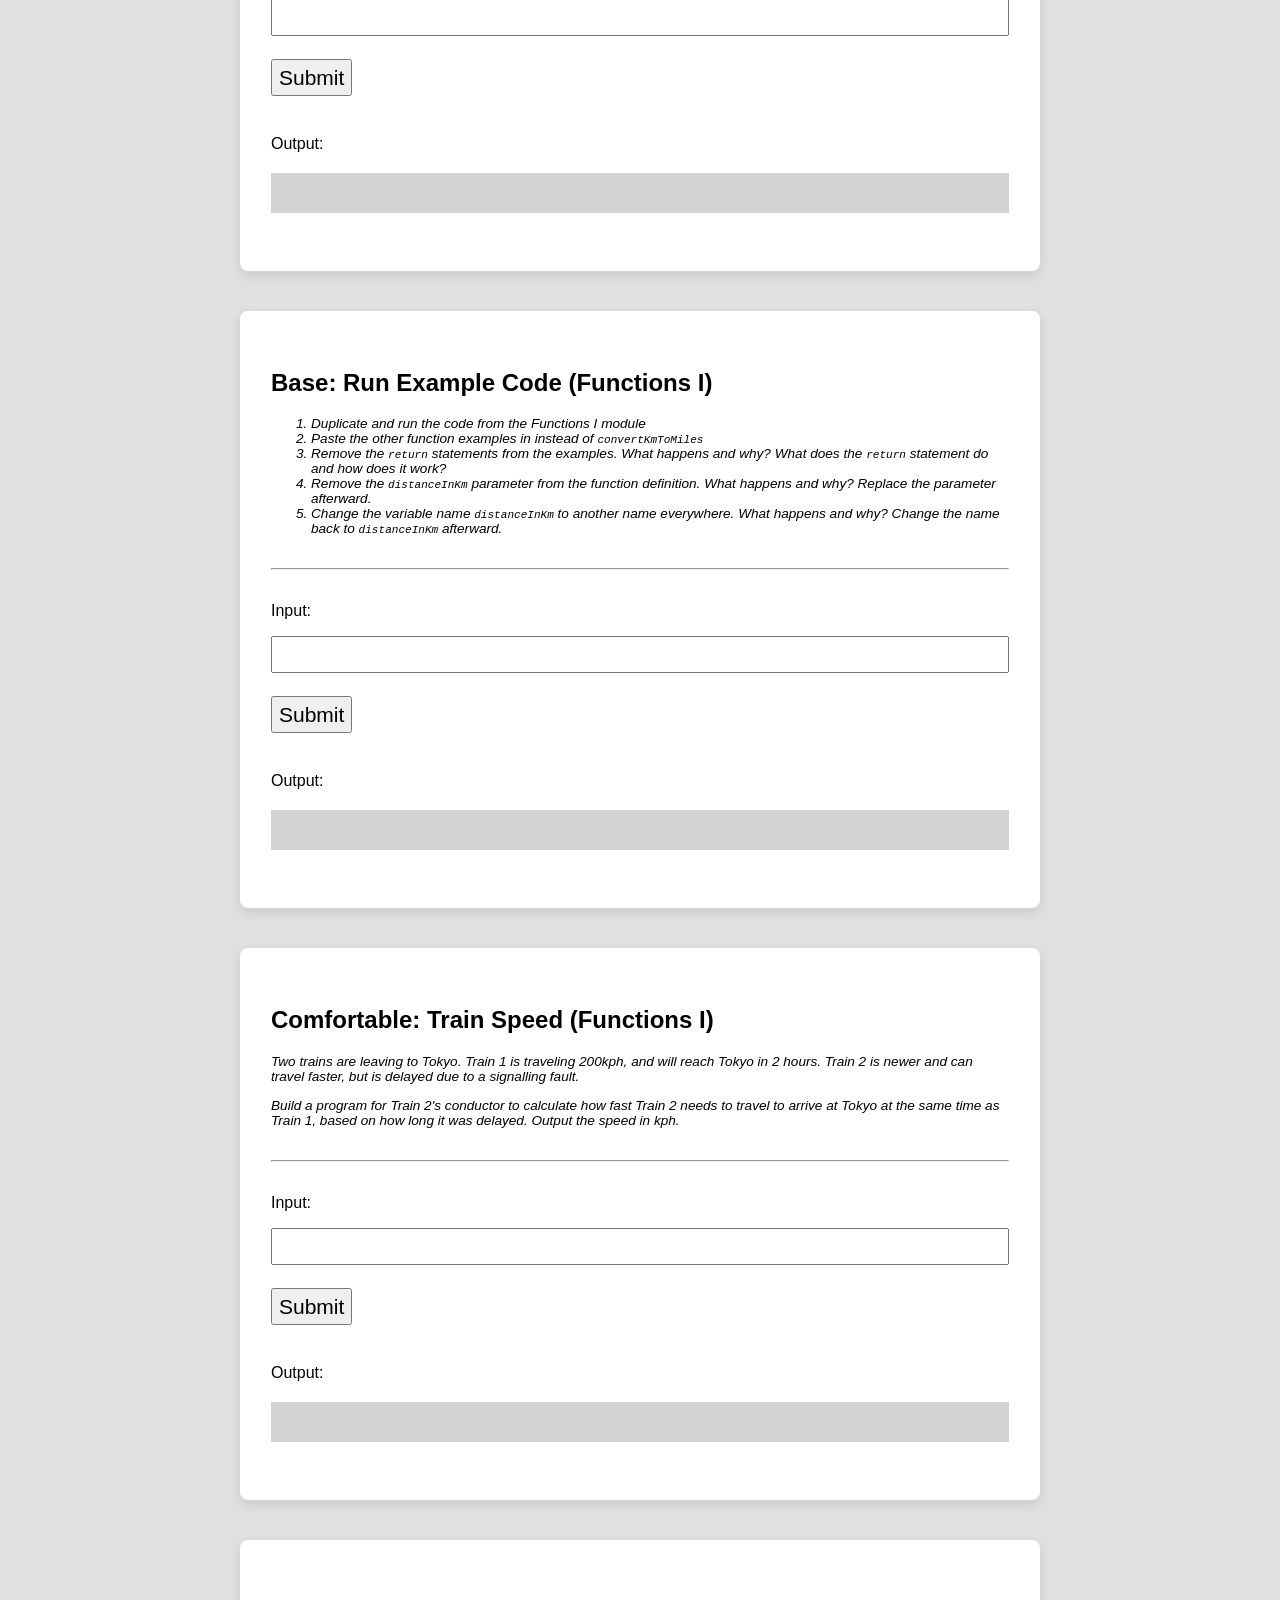
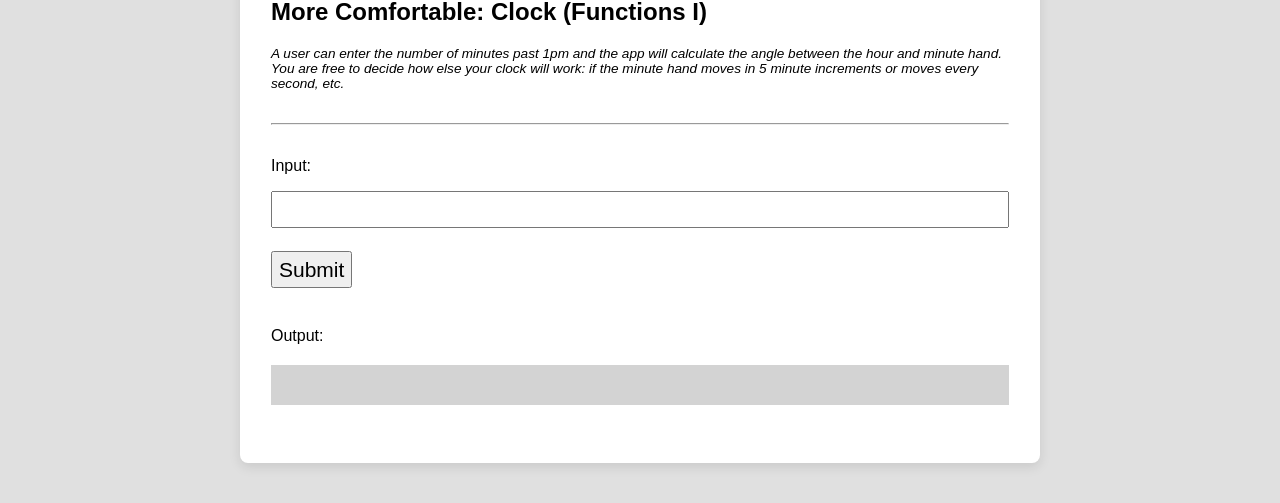
<file: day01-data-manipulation-and-functions/pre-class/index.html>
<!--  All HTML files begin with the following line: -->
<!DOCTYPE html>
<!-- This indicates that the rest of the lines that follow are to be interpreted as HTML. It tells the browser about what document type to expect. -->

<!-- All text enclosed in angled brackets are known as HTML element tags. There are usually, but not always, starting and closing element "tags", each representing a HTML element.
The <html> element is known as the root element of a HTML page. All other elements are encased within it. -->
<html>
  <!-- The <head> element contains meta information about the HTML page, information that is not rendered or displayed by the browser -->
  <head>
    <!-- The meta tag defines meta information in the HTML document. In this case, we are defining the charset. UTF-8 allows us to use emojis in the CodeSandbox environment -->
    <meta charset="UTF-8" />
    <!-- The <title> element specifies a title for the HTML page (which is shown in the browser's title bar or in the page's tab) and is the default name given to a bookmark of a webpage. -->
    <title>Basics</title>
    <!-- The <link> element specifies a relationship between this HTML page and an external resource, namely the styles.css file here. For the syntax '../../' in '../../styles.css', we are referring to the styles.css file (in the main directory) found 2 folders above the current one. In this case, we are linking a stylesheet which is a CSS file containing information relating to the layout and style of the webpage. The syntax within the styles.css file is also referred to as CSS - Cascading Style Sheets. -->
    <link rel="stylesheet" href="../../styles.css" />
  </head>

  <!-- The <body> element defines the document's body, and is a container for all the visible contents that will be rendered by the browser.  -->
  <body>
    <!-- The <nav> tag semantically defines a set of navigation links. It doesn't have many properties different from a <div>, and exists purely for semantic naming. -->
    <nav>
      <!-- The <ul> tag represents an unordered list, where items in the list are rendered on a vertical bulleted list. While we are listing the days of the exercises on this navbar, we are positioning them horizontally without the bullets. This is done using CSS, and you can preview the syntax in styles.css (do a search for "nav ul"). -->
      <ul>
        <li>
          <!-- An <a> tag defines a hyperlink, linking one page to another. The page to link to will be added to the "href" property of the tag. -->
          <a href="../../index.html">Home</a>
        </li>
        <li>
          <!-- An <a> tag defines a hyperlink, linking one page to another. The page to link to will be added to the "href" property of the tag. -->
          <a
            href="../../day01-data-manipulation-and-functions/in-class/index.html"
            >Day 1</a
          >
        </li>
        <li>
          <a
            href="../../day02-if-statements-boolean-operators/in-class/index.html"
            >Day 2</a
          >
        </li>
        <li>
          <a href="../../day03-program-state/in-class/index.html">Day 3</a>
        </li>
        <li>
          <a href="../../day04-loops/in-class/index.html">Day 4</a>
        </li>
        <li>
          <a href="../../day05-mad-libs/in-class/index.html">Day 5</a>
        </li>
        <li>
          <a href="../../day07-moar-cards/in-class/index.html">Day 7</a>
        </li>
        <li class="project">
          <a href="../../project3-blackjack/index.html">Blackjack</a>
        </li>
        <li class="project">
          <a href="../../project2-beat-that/index.html">Beat That!</a>
        </li>
        <li class="project">
          <a href="../../project1-sps/index.html">Scissors Paper Stone</a>
        </li>
      </ul>
    </nav>
    <!-- The <h1> element defines a large heading. There are 6 pre-set header elements, <h1> to <h6> -->
    <h1 id="header">🚀 Basics Day 1: Pre-Class Exercises 🚀</h1>
    <div class="flex justify-content-center">
      <div class="button-group">
        <a href="../pre-class/index.html" class="active button-group-button"
          >Pre-Class</a
        >
        <a href="../in-class/index.html" class="button-group-button"
          >In-Class</a
        >
      </div>
    </div>
    <!-- The <hr> tag represents a horizontal rule. It is used if you want to add line dividers across your page. -->
    <hr />
    <!-- The <div> tag defines a division or a section in an HTML document, and is commonly use as a "container" for nested HTML elements. -->
    <div class="container">
      <h2>Default Template (Our First Program)</h2>
      <!-- The <p> tag defines a paragraph element. -->
      <p>Input:</p>
      <!-- The self-closing <input /> tag represents a field for a user to enter input. -->
      <input id="input-field" />
      <!-- The self-closing <br /> tag represents a line break - a line's worth of spacing before dispalying the next element. -->
      <br />
      <!-- The <button> tag represents.. you guessed it! a button. -->
      <button id="submit-button">Submit</button>
      <p>Output:</p>
      <div class="output-div" id="output-div"></div>
    </div>
    <!-- The <div> tag defines a division or a section in an HTML document, and is commonly use as a "container" for nested HTML elements. -->
    <div class="container">
      <h2>Greeting Program (Our First Program)</h2>
      <div class="instructions-text">
        <p>
          We will now create a program with purpose. The user will type their
          name, and we will use the name to greet them. To do this we'll take
          input and combine it with other strings to generate output.
        </p>
        <p>
          Change your program output to a different message. Make it longer. You
          can even use <code>input</code> more than once, for example, "Hello,
          Susan! Wow, Susan is a great name. Reminds me of this movie star..."
        </p>
      </div>
      <!-- The <hr> tag represents a horizontal rule. It is used if you want to add line dividers across your page. -->
      <hr />
      <!-- The <p> tag defines a paragraph element. -->
      <p>Input:</p>
      <!-- The self-closing <input /> tag represents a field for a user to enter input. -->
      <input id="greeting-input-field" />
      <!-- The self-closing <br /> tag represents a line break - a line's worth of spacing before dispalying the next element. -->
      <br />
      <!-- The <button> tag represents.. you guessed it! a button. -->
      <button id="greeting-submit-button">Submit</button>
      <p>Output:</p>
      <div class="output-div" id="greeting-output-div"></div>
    </div>
    <!-- The <div> tag defines a division or a section in an HTML document, and is commonly use as a "container" for nested HTML elements. -->
    <div class="container">
      <h2>Metric Conversion Program (Our First Program)</h2>
      <div class="instructions-text">
        <p>
          Let's incorporate math operations. The user will now enter a distance
          in kilometres and the program will output the distance in miles. 1 km
          equals 0.62 miles.
        </p>
        <p>
          Change <code>myOutputValue</code> to see the calculation on screen.
        </p>
        <p>
          Try changing <code>distanceInKm</code> to see new conversions. To let
          the user input distances, assign the value of <code>input</code> to
          <code>distanceInKm</code>.
        </p>
      </div>
      <!-- The <hr> tag represents a horizontal rule. It is used if you want to add line dividers across your page. -->
      <hr />
      <!-- The <p> tag defines a paragraph element. -->
      <p>Input:</p>
      <!-- The self-closing <input /> tag represents a field for a user to enter input. -->
      <input id="metric-input-field" />
      <!-- The self-closing <br /> tag represents a line break - a line's worth of spacing before dispalying the next element. -->
      <br />
      <!-- The <button> tag represents.. you guessed it! a button. -->
      <button id="metric-submit-button">Submit</button>
      <p>Output:</p>
      <div class="output-div" id="metric-output-div"></div>
    </div>
    <!-- The <div> tag defines a division or a section in an HTML document, and is commonly use as a "container" for nested HTML elements. -->
    <div class="container">
      <h2>Base: Run Example Code (Functions I)</h2>
      <div class="instructions-text">
        <!-- The <ol> tag represents an ordered list, where items in the list can be ordered numerically. -->
        <ol>
          <!-- The <li> tag represents a list item, which has to be contained in an ordered list (<ol>) or an unordered list (<ul>). -->
          <li>Duplicate and run the code from the Functions I module</li>
          <li>
            Paste the other function examples in instead of
            <code>convertKmToMiles</code>
          </li>
          <li>
            Remove the <code>return</code> statements from the examples. What
            happens and why? What does the <code>return</code> statement do and
            how does it work?
          </li>
          <li>
            Remove the <code>distanceInKm</code> parameter from the function
            definition. What happens and why? Replace the parameter afterward.
          </li>
          <li>
            Change the variable name <code>distanceInKm</code> to another name
            everywhere. What happens and why? Change the name back to
            <code>distanceInKm</code> afterward.
          </li>
        </ol>
      </div>
      <!-- The <hr> tag represents a horizontal rule. It is used if you want to add line dividers across your page. -->
      <hr />
      <!-- The <p> tag defines a paragraph element. -->
      <p>Input:</p>
      <!-- The self-closing <input /> tag represents a field for a user to enter input. -->
      <input id="functions-example-input-field" />
      <!-- The self-closing <br /> tag represents a line break - a line's worth of spacing before dispalying the next element. -->
      <br />
      <!-- The <button> tag represents.. you guessed it! a button. -->
      <button id="functions-example-submit-button">Submit</button>
      <p>Output:</p>
      <div class="output-div" id="functions-example-output-div"></div>
    </div>
    <div class="container">
      <h2>Comfortable: Train Speed (Functions I)</h2>
      <div class="instructions-text">
        <p>
          Two trains are leaving to Tokyo. Train 1 is traveling 200kph, and will
          reach Tokyo in 2 hours. Train 2 is newer and can travel faster, but is
          delayed due to a signalling fault.
        </p>
        <p>
          Build a program for Train 2's conductor to calculate how fast Train 2
          needs to travel to arrive at Tokyo at the same time as Train 1, based
          on how long it was delayed. Output the speed in kph.
        </p>
      </div>
      <!-- The <hr> tag represents a horizontal rule. It is used if you want to add line dividers across your page. -->
      <hr />
      <!-- The <p> tag defines a paragraph element. -->
      <p>Input:</p>
      <!-- The self-closing <input /> tag represents a field for a user to enter input. -->
      <input id="train-speed-input-field" />
      <!-- The self-closing <br /> tag represents a line break - a line's worth of spacing before dispalying the next element. -->
      <br />
      <!-- The <button> tag represents.. you guessed it! a button. -->
      <button id="train-speed-submit-button">Submit</button>
      <p>Output:</p>
      <div class="output-div" id="train-speed-output-div"></div>
    </div>
    <div class="container">
      <h2>More Comfortable: Clock (Functions I)</h2>
      <div class="instructions-text">
        <p>
          A user can enter the number of minutes past 1pm and the app will
          calculate the angle between the hour and minute hand. You are free to
          decide how else your clock will work: if the minute hand moves in 5
          minute increments or moves every second, etc.
        </p>
      </div>
      <!-- The <hr> tag represents a horizontal rule. It is used if you want to add line dividers across your page. -->
      <hr />
      <!-- The <p> tag defines a paragraph element. -->
      <p>Input:</p>
      <!-- The self-closing <input /> tag represents a field for a user to enter input. -->
      <input id="clock-input-field" />
      <!-- The self-closing <br /> tag represents a line break - a line's worth of spacing before dispalying the next element. -->
      <br />
      <!-- The <button> tag represents.. you guessed it! a button. -->
      <button id="clock-submit-button">Submit</button>
      <p>Output:</p>
      <div class="output-div" id="clock-output-div"></div>
    </div>
    <!-- Everything below this is incorporating JavaScript programming logic into the webpage. -->
    <!-- The script tag encloses JavaScript syntax for the browser to interpret programtically -->
    <!-- The following line imports all code written in the script.js file -->
    <script src="script.js"></script>
    <!-- Define button click functionality -->
    <script>
      // Declare and define variables that represents the Submit Button for each exercise
      var button = document.querySelector("#submit-button");
      var greetingButton = document.querySelector("#greeting-submit-button");
      var metricButton = document.querySelector("#metric-submit-button");
      var functionsExampleButton = document.querySelector(
        "#functions-example-submit-button"
      );
      var trainSpeedButton = document.querySelector(
        "#train-speed-submit-button"
      );
      var clockButton = document.querySelector("#clock-submit-button");

      // When the submit button is clicked, access the text entered by the user in the input field
      // And pass it as an input parameter to the main function as defined in script.js
      button.addEventListener("click", function () {
        // Set result to input value
        var input = document.querySelector("#input-field");
        // Store the output of main() in a new variable
        var result = main(input.value);

        // Display result in output element
        var output = document.querySelector("#output-div");
        output.innerHTML = result;

        // Reset input value
        input.value = "";
      });

      greetingButton.addEventListener("click", function () {
        // Set result to input value
        var input = document.querySelector("#greeting-input-field");
        // Store the output of the main function in a new variable
        var result = greetingMain(input.value);

        // Display result in output element
        var output = document.querySelector("#greeting-output-div");
        output.innerHTML = result;

        // Reset input value
        input.value = "";
      });

      metricButton.addEventListener("click", function () {
        // Set result to input value
        var input = document.querySelector("#metric-input-field");
        // Store the output of the main function in a new variable
        var result = metricMain(input.value);

        // Display result in output element
        var output = document.querySelector("#metric-output-div");
        output.innerHTML = result;

        // Reset input value
        input.value = "";
      });

      functionsExampleButton.addEventListener("click", function () {
        // Set result to input value
        var input = document.querySelector("#functions-example-input-field");
        // Store the output of the main function in a new variable
        var result = functionsExampleMain(input.value);

        // Display result in output element
        var output = document.querySelector("#functions-example-output-div");
        output.innerHTML = result;

        // Reset input value
        input.value = "";
      });

      trainSpeedButton.addEventListener("click", function () {
        // Set result to input value
        var input = document.querySelector("#train-speed-input-field");
        // Store the output of the main function in a new variable
        var result = trainSpeedMain(input.value);

        // Display result in output element
        var output = document.querySelector("#train-speed-output-div");
        output.innerHTML = result;

        // Reset input value
        input.value = "";
      });

      clockButton.addEventListener("click", function () {
        // Set result to input value
        var input = document.querySelector("#clock-input-field");
        // Store the output of the main function in a new variable
        var result = clockMain(input.value);

        // Display result in output element
        var output = document.querySelector("#clock-output-div");
        output.innerHTML = result;

        // Reset input value
        input.value = "";
      });
    </script>
  </body>
</html>
</file>
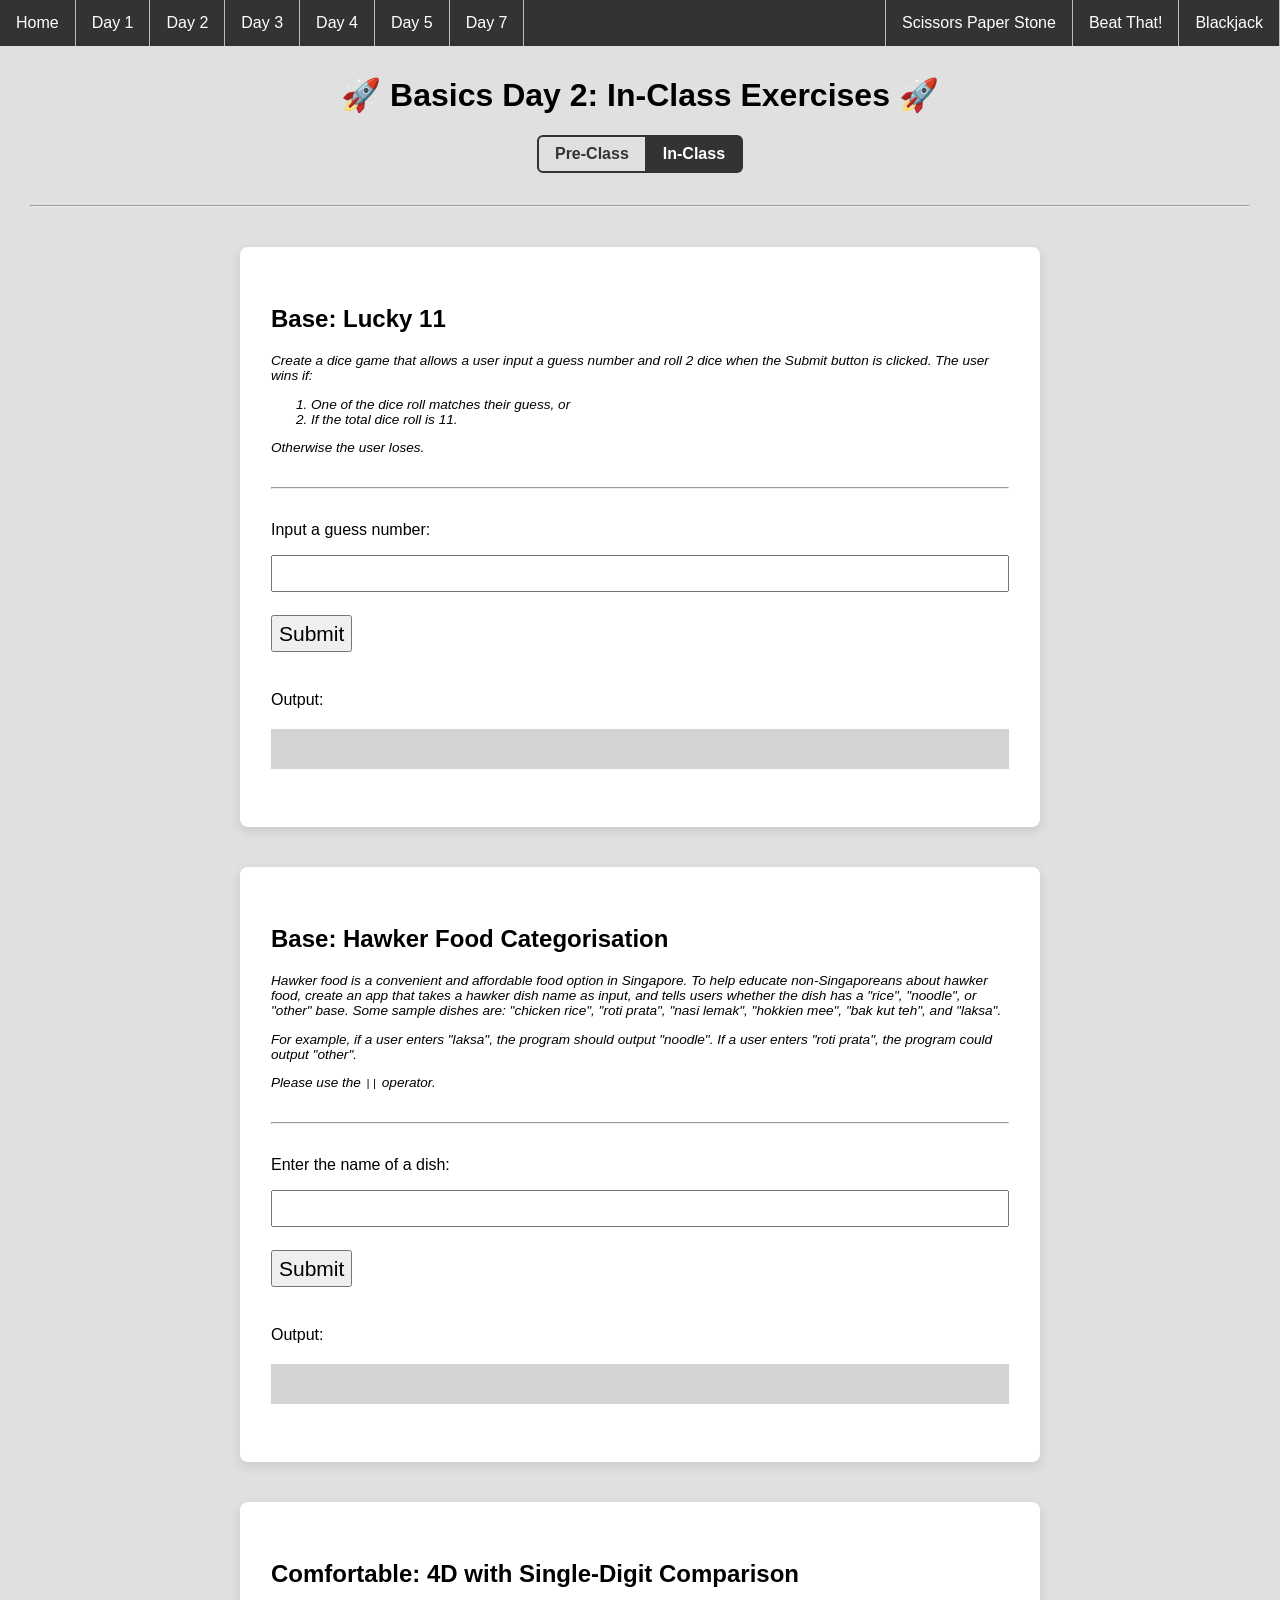
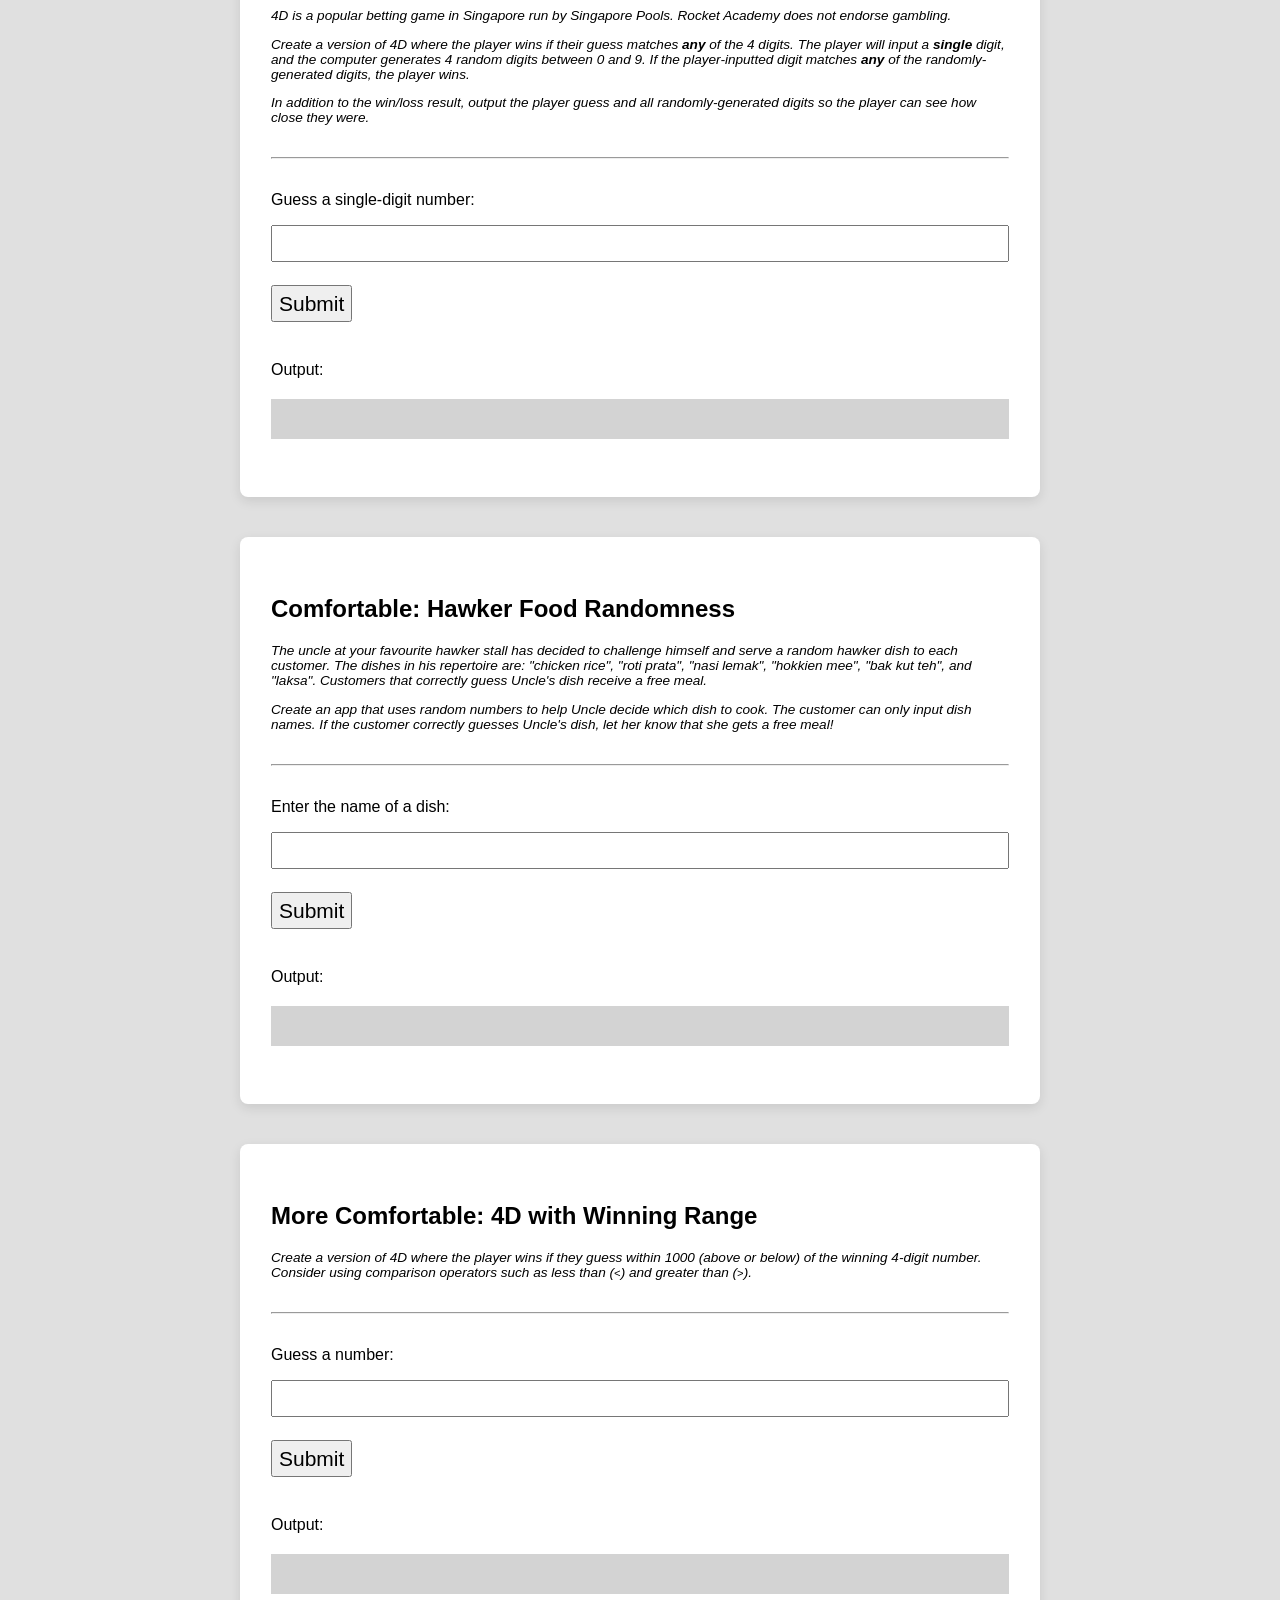
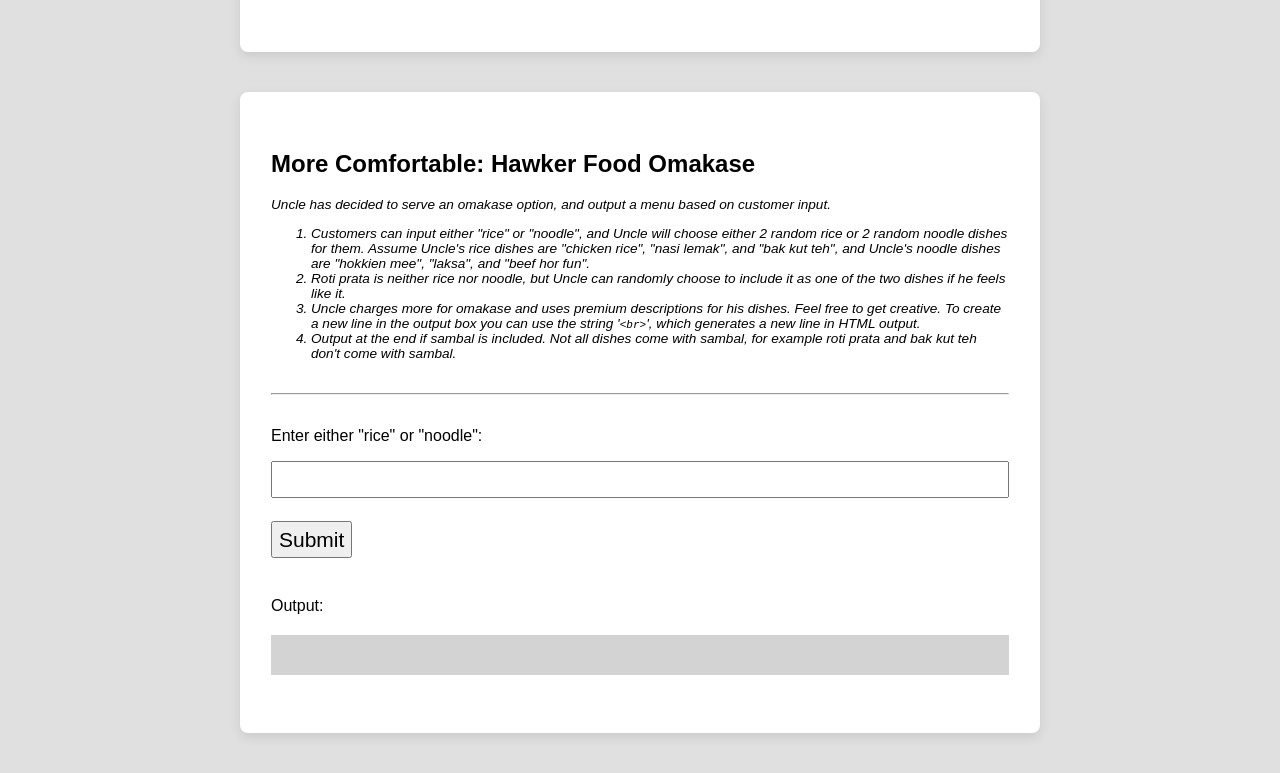
<file: day02-if-statements-boolean-operators/in-class/index.html>
<!--  All HTML files begin with the following line: -->
<!DOCTYPE html>
<!-- This indicates that the rest of the lines that follow are to be interpreted as HTML. It tells the browser about what document type to expect. -->

<!-- All text enclosed in angled brackets are known as HTML element tags. There are usually, but not always, starting and closing element "tags", each representing a HTML element.
The <html> element is known as the root element of a HTML page. All other elements are encased within it. -->
<html>
  <!-- The <head> element contains meta information about the HTML page, information that is not rendered or displayed by the browser -->
  <head>
    <!-- The meta tag defines meta information in the HTML document. In this case, we are defining the charset. UTF-8 allows us to use emojis in the CodeSandbox environment -->
    <meta charset="UTF-8" />
    <!-- The <title> element specifies a title for the HTML page (which is shown in the browser's title bar or in the page's tab) and is the default name given to a bookmark of a webpage. -->
    <title>Basics</title>
    <!-- The <link> element specifies a relationship between this HTML page and an external resource, namely the styles.css file here. For the syntax '../../' in '../../styles.css', we are referring to the styles.css file (in the main directory) found 2 folders above the current one. In this case, we are linking a stylesheet which is a CSS file containing information relating to the layout and style of the webpage. The syntax within the styles.css file is also referred to as CSS - Cascading Style Sheets. -->
    <link rel="stylesheet" href="../../styles.css" />
  </head>

  <!-- The <body> element defines the document's body, and is a container for all the visible contents that will be rendered by the browser.  -->
  <body>
    <!-- The <nav> tag semantically defines a set of navigation links. It doesn't have many properties different from a <div>, and exists purely for semantic naming. -->
    <nav>
      <!-- The <ul> tag represents an unordered list, where items in the list are rendered on a vertical bulleted list. While we are listing the days of the exercises on this navbar, we are positioning them horizontally without the bullets. This is done using CSS, and you can preview the syntax in styles.css (do a search for "nav ul"). -->
      <ul>
        <li>
          <!-- An <a> tag defines a hyperlink, linking one page to another. The page to link to will be added to the "href" property of the tag. -->
          <a href="../../index.html">Home</a>
        </li>
        <li>
          <!-- An <a> tag defines a hyperlink, linking one page to another. The page to link to will be added to the "href" property of the tag. -->
          <a
            href="../../day01-data-manipulation-and-functions/in-class/index.html"
            >Day 1</a
          >
        </li>
        <li>
          <a
            href="../../day02-if-statements-boolean-operators/in-class/index.html"
            >Day 2</a
          >
        </li>
        <li>
          <a href="../../day03-program-state/in-class/index.html">Day 3</a>
        </li>
        <li>
          <a href="../../day04-loops/in-class/index.html">Day 4</a>
        </li>
        <li>
          <a href="../../day05-mad-libs/in-class/index.html">Day 5</a>
        </li>
        <li>
          <a href="../../day07-moar-cards/in-class/index.html">Day 7</a>
        </li>
        <li class="project">
          <a href="../../project3-blackjack/index.html">Blackjack</a>
        </li>
        <li class="project">
          <a href="../../project2-beat-that/index.html">Beat That!</a>
        </li>
        <li class="project">
          <a href="../../project1-sps/index.html">Scissors Paper Stone</a>
        </li>
      </ul>
    </nav>
    <!-- The <h1> element defines a large heading. There are 6 pre-set header elements, <h1> to <h6> -->
    <h1 id="header">🚀 Basics Day 2: In-Class Exercises 🚀</h1>
    <div class="flex justify-content-center">
      <div class="button-group">
        <a href="../pre-class/index.html" class="button-group-button"
          >Pre-Class</a
        >
        <a href="../in-class/index.html" class="active button-group-button"
          >In-Class</a
        >
      </div>
    </div>
    <!-- The <hr> tag represents a horizontal rule. It is used if you want to add line dividers across your page. -->
    <hr />
    <!-- The <div> tag defines a division or a section in an HTML document, and is commonly use as a "container" for nested HTML elements. -->
    <div class="container">
      <h2>Base: Lucky 11</h2>
      <div class="instructions-text">
        <p>
          Create a dice game that allows a user input a guess number and roll 2
          dice when the Submit button is clicked. The user wins if:
        </p>
        <!-- The <ol> tag represents an ordered list, where items in the list can be ordered numerically. -->
        <ol>
          <!-- The <li> tag represents a list item, which has to be contained in an ordered list (<ol>) or an unordered list (<ul>). -->
          <li>One of the dice roll matches their guess, or</li>
          <li>If the total dice roll is 11.</li>
        </ol>
        <p>Otherwise the user loses.</p>
      </div>
      <!-- The <hr> tag represents a horizontal rule. It is used if you want to add line dividers across your page. -->
      <hr />
      <!-- The <p> tag defines a paragraph element. -->
      <p>Input a guess number:</p>
      <!-- The self-closing <input /> tag represents a field for a user to enter input. -->
      <input id="lucky-11-input-field" />
      <!-- The self-closing <br /> tag represents a line break - a line's worth of spacing before dispalying the next element. -->
      <br />
      <!-- The <button> tag represents.. you guessed it! a button. -->
      <button id="lucky-11-submit-button">Submit</button>
      <p>Output:</p>
      <div class="output-div" id="lucky-11-output-div"></div>
    </div>
    <!-- The <div> tag defines a division or a section in an HTML document, and is commonly use as a "container" for nested HTML elements. -->
    <div class="container">
      <h2>Base: Hawker Food Categorisation</h2>
      <div class="instructions-text">
        <p>
          Hawker food is a convenient and affordable food option in Singapore.
          To help educate non-Singaporeans about hawker food, create an app that
          takes a hawker dish name as input, and tells users whether the dish
          has a "rice", "noodle", or "other" base. Some sample dishes are:
          "chicken rice", "roti prata", "nasi lemak", "hokkien mee", "bak kut
          teh", and "laksa".
        </p>
        <p>
          For example, if a user enters "laksa", the program should output
          "noodle". If a user enters "roti prata", the program could output
          "other".
        </p>
        <p>Please use the <code>||</code> operator.</p>
      </div>
      <!-- The <hr> tag represents a horizontal rule. It is used if you want to add line dividers across your page. -->
      <hr />
      <!-- The <p> tag defines a paragraph element. -->
      <p>Enter the name of a dish:</p>
      <!-- The self-closing <input /> tag represents a field for a user to enter input. -->
      <input id="hawker-food-categorisation-input-field" />
      <!-- The self-closing <br /> tag represents a line break - a line's worth of spacing before dispalying the next element. -->
      <br />
      <!-- The <button> tag represents.. you guessed it! a button. -->
      <button id="hawker-food-categorisation-submit-button">Submit</button>
      <p>Output:</p>
      <div class="output-div" id="hawker-food-categorisation-output-div"></div>
    </div>
    <!-- The <div> tag defines a division or a section in an HTML document, and is commonly use as a "container" for nested HTML elements. -->
    <div class="container">
      <h2>Comfortable: 4D with Single-Digit Comparison</h2>
      <div class="instructions-text">
        <p>
          4D is a popular betting game in Singapore run by Singapore Pools.
          Rocket Academy does not endorse gambling.
        </p>
        <p>
          Create a version of 4D where the player wins if their guess matches
          <strong>any</strong> of the 4 digits. The player will input a
          <strong>single</strong> digit, and the computer generates 4 random
          digits between 0 and 9. If the player-inputted digit matches
          <strong>any</strong> of the randomly-generated digits, the player
          wins.
        </p>
        <p>
          In addition to the win/loss result, output the player guess and all
          randomly-generated digits so the player can see how close they were.
        </p>
      </div>
      <!-- The <hr> tag represents a horizontal rule. It is used if you want to add line dividers across your page. -->
      <hr />
      <!-- The <p> tag defines a paragraph element. -->
      <p>Guess a single-digit number:</p>
      <!-- The self-closing <input /> tag represents a field for a user to enter input. -->
      <input id="four-d-single-digit-input-field" />
      <!-- The self-closing <br /> tag represents a line break - a line's worth of spacing before dispalying the next element. -->
      <br />
      <!-- The <button> tag represents.. you guessed it! a button. -->
      <button id="four-d-single-digit-submit-button">Submit</button>
      <p>Output:</p>
      <div class="output-div" id="four-d-single-digit-output-div"></div>
    </div>
    <!-- The <div> tag defines a division or a section in an HTML document, and is commonly use as a "container" for nested HTML elements. -->
    <div class="container">
      <h2>Comfortable: Hawker Food Randomness</h2>
      <div class="instructions-text">
        <p>
          The uncle at your favourite hawker stall has decided to challenge
          himself and serve a random hawker dish to each customer. The dishes in
          his repertoire are: "chicken rice", "roti prata", "nasi lemak",
          "hokkien mee", "bak kut teh", and "laksa". Customers that correctly
          guess Uncle's dish receive a free meal.
        </p>
        <p>
          Create an app that uses random numbers to help Uncle decide which dish
          to cook. The customer can only input dish names. If the customer
          correctly guesses Uncle's dish, let her know that she gets a free
          meal!
        </p>
      </div>
      <!-- The <hr> tag represents a horizontal rule. It is used if you want to add line dividers across your page. -->
      <hr />
      <!-- The <p> tag defines a paragraph element. -->
      <p>Enter the name of a dish:</p>
      <!-- The self-closing <input /> tag represents a field for a user to enter input. -->
      <input id="hawker-food-randomness-input-field" />
      <!-- The self-closing <br /> tag represents a line break - a line's worth of spacing before dispalying the next element. -->
      <br />
      <!-- The <button> tag represents.. you guessed it! a button. -->
      <button id="hawker-food-randomness-submit-button">Submit</button>
      <p>Output:</p>
      <div class="output-div" id="hawker-food-randomness-output-div"></div>
    </div>
    <!-- The <div> tag defines a division or a section in an HTML document, and is commonly use as a "container" for nested HTML elements. -->
    <div class="container">
      <h2>More Comfortable: 4D with Winning Range</h2>
      <div class="instructions-text">
        <p>
          Create a version of 4D where the player wins if they guess within 1000
          (above or below) of the winning 4-digit number. Consider using
          comparison operators such as less than (<code>&lt;</code>) and greater
          than (<code>&gt;</code>).
        </p>
      </div>
      <!-- The <hr> tag represents a horizontal rule. It is used if you want to add line dividers across your page. -->
      <hr />
      <!-- The <p> tag defines a paragraph element. -->
      <p>Guess a number:</p>
      <!-- The self-closing <input /> tag represents a field for a user to enter input. -->
      <input id="four-d-winning-range-input-field" />
      <!-- The self-closing <br /> tag represents a line break - a line's worth of spacing before dispalying the next element. -->
      <br />
      <!-- The <button> tag represents.. you guessed it! a button. -->
      <button id="four-d-winning-range-submit-button">Submit</button>
      <p>Output:</p>
      <div class="output-div" id="four-d-winning-range-output-div"></div>
    </div>
    <!-- The <div> tag defines a division or a section in an HTML document, and is commonly use as a "container" for nested HTML elements. -->
    <div class="container">
      <h2>More Comfortable: Hawker Food Omakase</h2>
      <div class="instructions-text">
        <p>
          Uncle has decided to serve an omakase option, and output a menu based
          on customer input.
        </p>
        <!-- The <ol> tag represents an ordered list, where items in the list can be ordered numerically. -->
        <ol>
          <!-- The <li> tag represents a list item, which has to be contained in an ordered list (<ol>) or an unordered list (<ul>). -->
          <li>
            Customers can input either "rice" or "noodle", and Uncle will choose
            either 2 random rice or 2 random noodle dishes for them. Assume
            Uncle's rice dishes are "chicken rice", "nasi lemak", and "bak kut
            teh", and Uncle's noodle dishes are "hokkien mee", "laksa", and
            "beef hor fun".
          </li>
          <li>
            Roti prata is neither rice nor noodle, but Uncle can randomly choose
            to include it as one of the two dishes if he feels like it.
          </li>
          <li>
            Uncle charges more for omakase and uses premium descriptions for his
            dishes. Feel free to get creative. To create a new line in the
            output box you can use the string '<code>&lt;br&gt;</code>', which
            generates a new line in HTML output.
          </li>
          <li>
            Output at the end if sambal is included. Not all dishes come with
            sambal, for example roti prata and bak kut teh don't come with
            sambal.
          </li>
        </ol>
      </div>
      <!-- The <hr> tag represents a horizontal rule. It is used if you want to add line dividers across your page. -->
      <hr />
      <!-- The <p> tag defines a paragraph element. -->
      <p>Enter either "rice" or "noodle":</p>
      <!-- The self-closing <input /> tag represents a field for a user to enter input. -->
      <input id="hawker-food-omakase-input-field" />
      <!-- The self-closing <br /> tag represents a line break - a line's worth of spacing before dispalying the next element. -->
      <br />
      <!-- The <button> tag represents.. you guessed it! a button. -->
      <button id="hawker-food-omakase-submit-button">Submit</button>
      <p>Output:</p>
      <div class="output-div" id="hawker-food-omakase-output-div"></div>
    </div>
    <!-- Everything below this is incorporating JavaScript programming logic into the webpage. -->
    <!-- The script tag encloses JavaScript syntax for the browser to interpret programtically -->
    <!-- The following line imports all code written in the script.js file -->
    <script src="script.js"></script>
    <!-- Define button click functionality -->
    <script>
      // Declare and define variables that represents the Submit Button for each exercise
      var lucky11Button = document.querySelector("#lucky-11-submit-button");
      var hawkerFoodCategorisationButton = document.querySelector(
        "#hawker-food-categorisation-submit-button"
      );
      var fourDSingleDigitButton = document.querySelector(
        "#four-d-single-digit-submit-button"
      );
      var hawkerFoodRandomnessButton = document.querySelector(
        "#hawker-food-randomness-submit-button"
      );
      var fourDWinningRangeButton = document.querySelector(
        "#four-d-winning-range-submit-button"
      );
      var hawkerFoodOmakaseButton = document.querySelector(
        "#hawker-food-omakase-submit-button"
      );

      // When the submit button is clicked, access the text entered by the user in the corresponding input field for the exercise
      // And pass it as an input parameter to the various main function(s) as defined in script.js
      lucky11Button.addEventListener("click", function () {
        // Set result to input value
        var input = document.querySelector("#lucky-11-input-field");
        // Store the output of the main function in a new variable
        var result = lucky11Main(input.value);

        // Display result in output element
        var output = document.querySelector("#lucky-11-output-div");
        output.innerHTML = result;

        // Reset input value
        input.value = "";
      });

      hawkerFoodCategorisationButton.addEventListener("click", function () {
        // Set result to input value
        var input = document.querySelector(
          "#hawker-food-categorisation-input-field"
        );
        // Store the output of the main function in a new variable
        var result = hawkerFoodCategorisationMain(input.value);

        // Display result in output element
        var output = document.querySelector(
          "#hawker-food-categorisation-output-div"
        );
        output.innerHTML = result;

        // Reset input value
        input.value = "";
      });

      fourDSingleDigitButton.addEventListener("click", function () {
        // Set result to input value
        var input = document.querySelector("#four-d-single-digit-input-field");
        // Store the output of the main function in a new variable
        var result = fourDSingleDigitMain(input.value);

        // Display result in output element
        var output = document.querySelector("#four-d-single-digit-output-div");
        output.innerHTML = result;

        // Reset input value
        input.value = "";
      });

      hawkerFoodRandomnessButton.addEventListener("click", function () {
        // Set result to input value
        var input = document.querySelector(
          "#hawker-food-randomness-input-field"
        );
        // Store the output of the main function in a new variable
        var result = hawkerFoodRandomnessMain(input.value);

        // Display result in output element
        var output = document.querySelector(
          "#hawker-food-randomness-output-div"
        );
        output.innerHTML = result;

        // Reset input value
        input.value = "";
      });

      fourDWinningRangeButton.addEventListener("click", function () {
        // Set result to input value
        var input = document.querySelector("#four-d-winning-range-input-field");
        // Store the output of the main function in a new variable
        var result = fourDWinningRangeMain(input.value);

        // Display result in output element
        var output = document.querySelector("#four-d-winning-range-output-div");
        output.innerHTML = result;

        // Reset input value
        input.value = "";
      });

      hawkerFoodOmakaseButton.addEventListener("click", function () {
        // Set result to input value
        var input = document.querySelector("#hawker-food-omakase-input-field");
        // Store the output of the main function in a new variable
        var result = hawkerFoodOmakaseMain(input.value);

        // Display result in output element
        var output = document.querySelector("#hawker-food-omakase-output-div");
        output.innerHTML = result;

        // Reset input value
        input.value = "";
      });
    </script>
  </body>
</html>
</file>
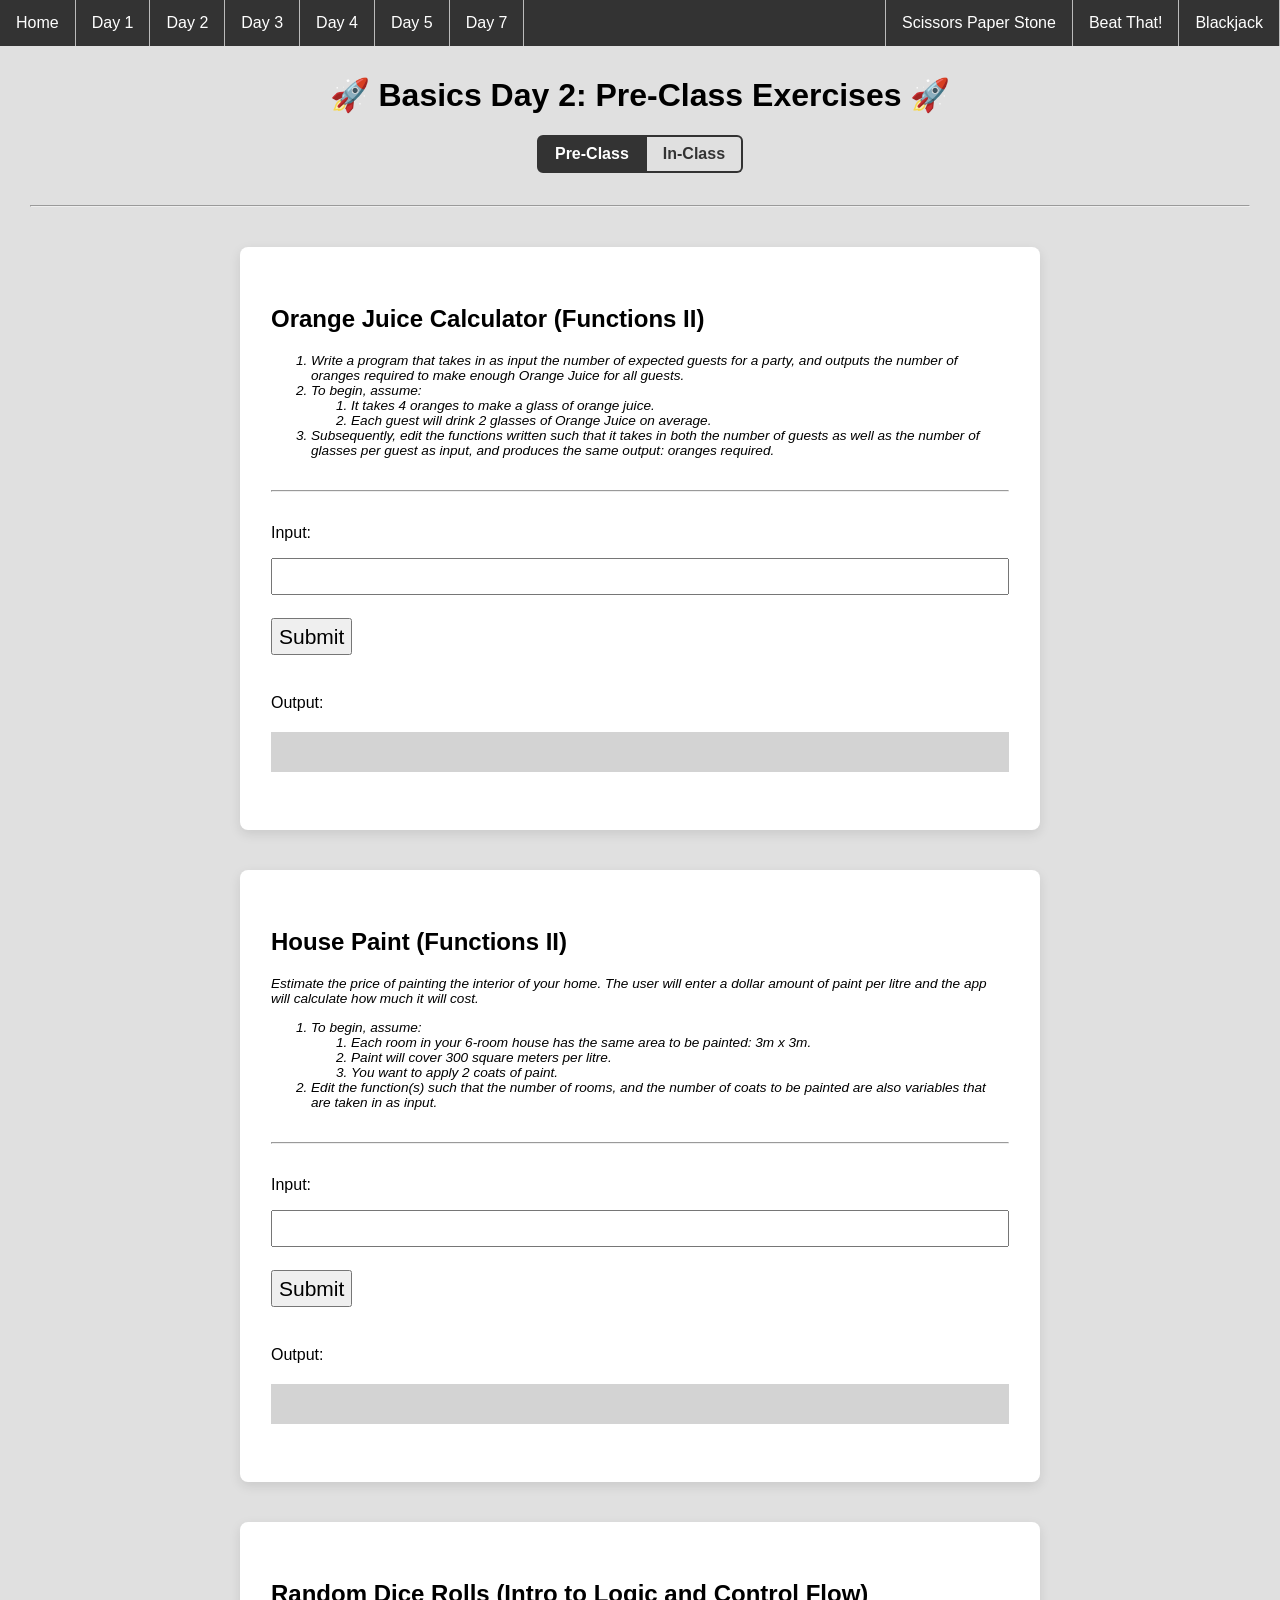
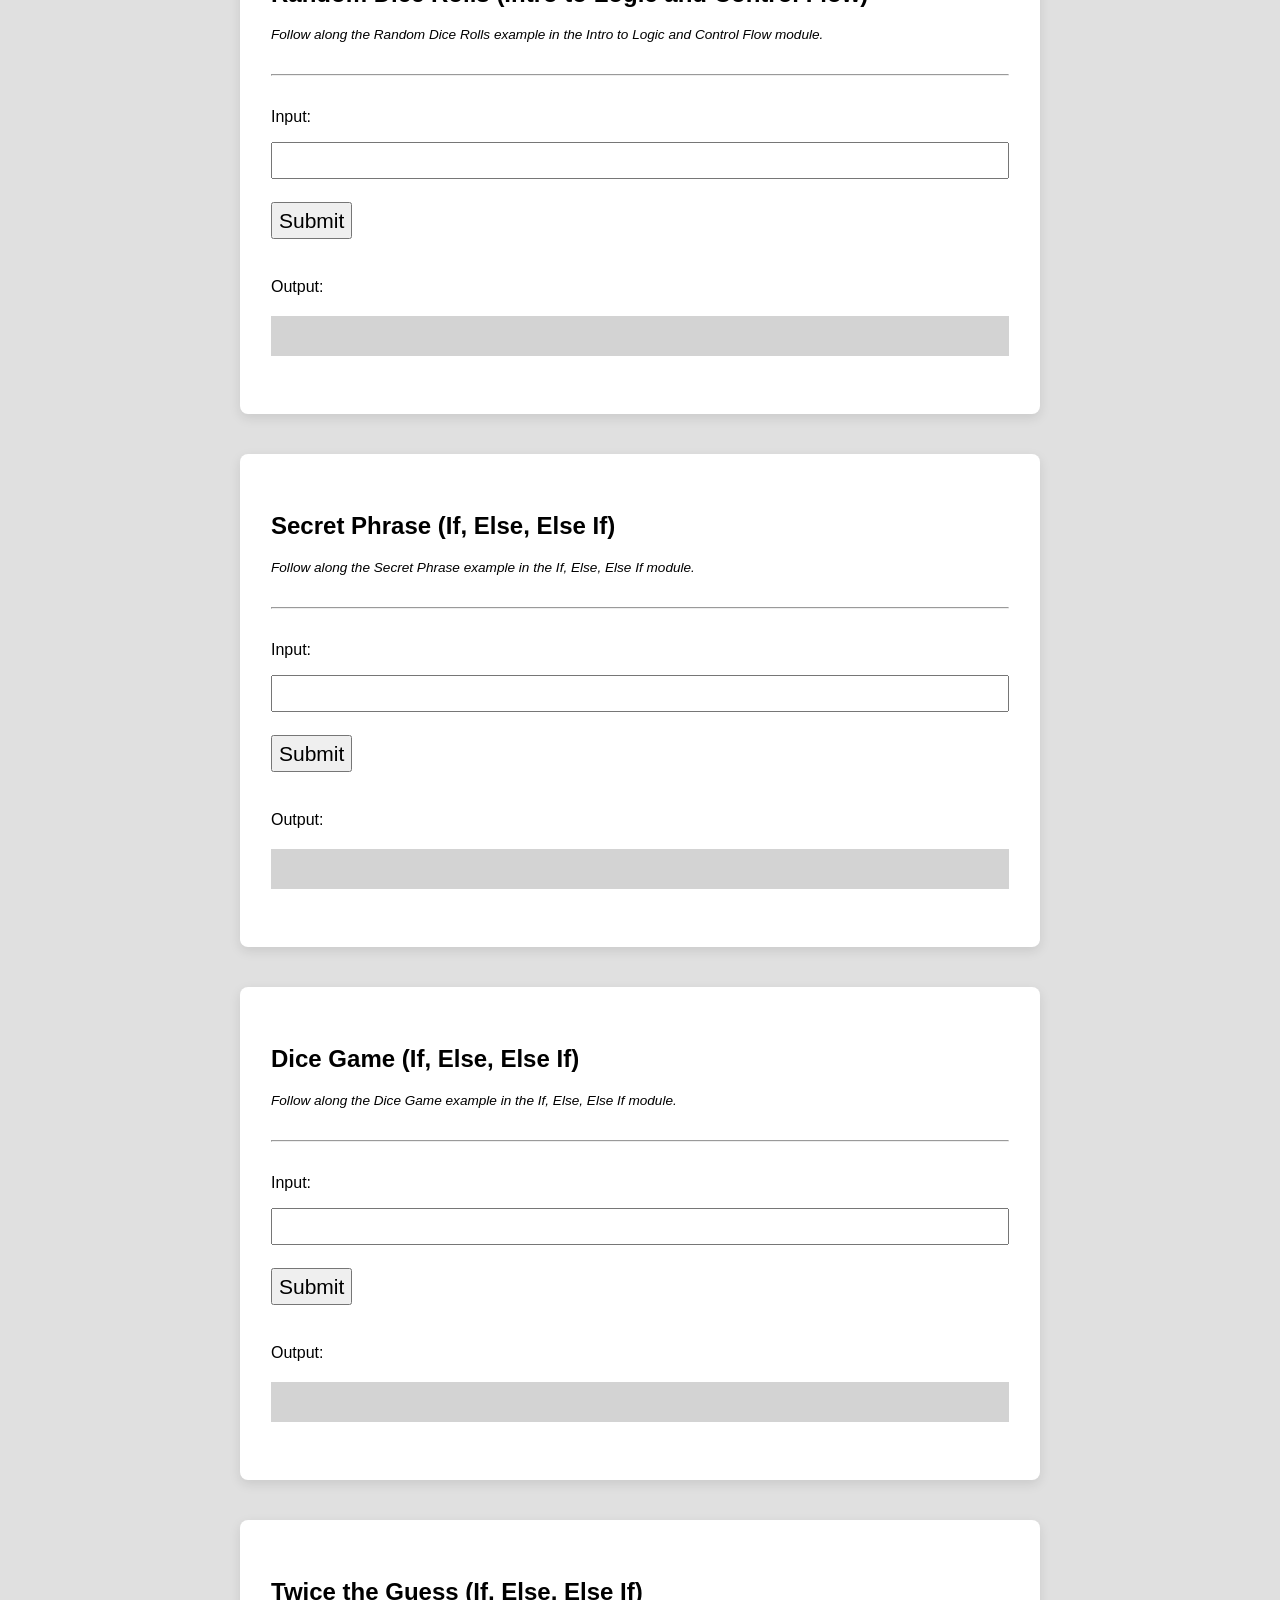
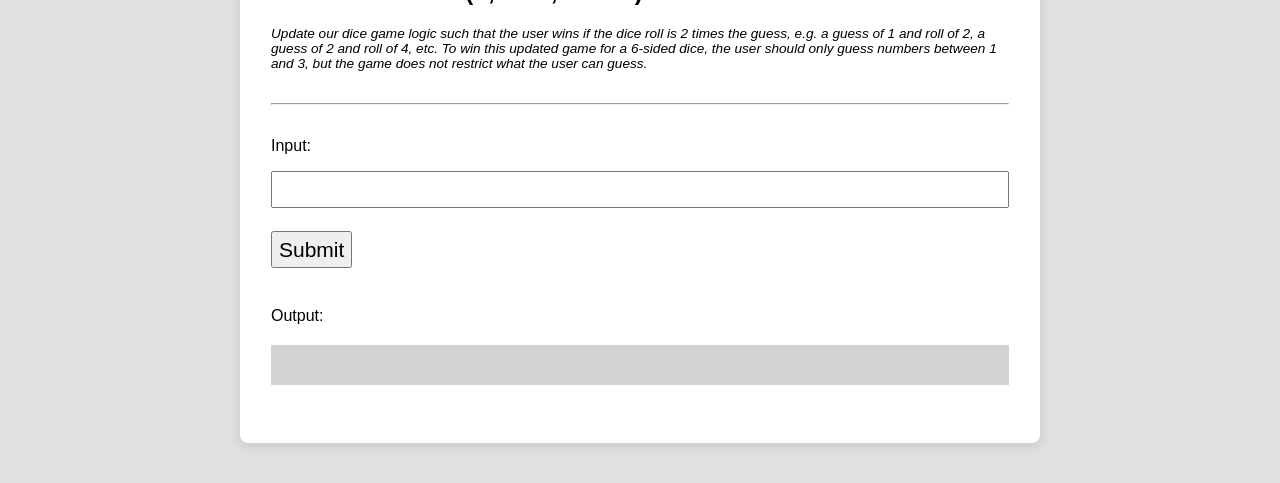
<file: day02-if-statements-boolean-operators/pre-class/index.html>
<!--  All HTML files begin with the following line: -->
<!DOCTYPE html>
<!-- This indicates that the rest of the lines that follow are to be interpreted as HTML. It tells the browser about what document type to expect. -->

<!-- All text enclosed in angled brackets are known as HTML element tags. There are usually, but not always, starting and closing element "tags", each representing a HTML element.
The <html> element is known as the root element of a HTML page. All other elements are encased within it. -->
<html>
  <!-- The <head> element contains meta information about the HTML page, information that is not rendered or displayed by the browser -->
  <head>
    <!-- The meta tag defines meta information in the HTML document. In this case, we are defining the charset. UTF-8 allows us to use emojis in the CodeSandbox environment -->
    <meta charset="UTF-8" />
    <!-- The <title> element specifies a title for the HTML page (which is shown in the browser's title bar or in the page's tab) and is the default name given to a bookmark of a webpage. -->
    <title>Basics</title>
    <!-- The <link> element specifies a relationship between this HTML page and an external resource, namely the styles.css file here. For the syntax '../../' in '../../styles.css', we are referring to the styles.css file (in the main directory) found 2 folders above the current one. In this case, we are linking a stylesheet which is a CSS file containing information relating to the layout and style of the webpage. The syntax within the styles.css file is also referred to as CSS - Cascading Style Sheets. -->
    <link rel="stylesheet" href="../../styles.css" />
  </head>

  <!-- The <body> element defines the document's body, and is a container for all the visible contents that will be rendered by the browser.  -->
  <body>
    <!-- The <nav> tag semantically defines a set of navigation links. It doesn't have many properties different from a <div>, and exists purely for semantic naming. -->
    <nav>
      <!-- The <ul> tag represents an unordered list, where items in the list are rendered on a vertical bulleted list. While we are listing the days of the exercises on this navbar, we are positioning them horizontally without the bullets. This is done using CSS, and you can preview the syntax in styles.css (do a search for "nav ul"). -->
      <ul>
        <li>
          <!-- An <a> tag defines a hyperlink, linking one page to another. The page to link to will be added to the "href" property of the tag. -->
          <a href="../../index.html">Home</a>
        </li>
        <li>
          <!-- An <a> tag defines a hyperlink, linking one page to another. The page to link to will be added to the "href" property of the tag. -->
          <a
            href="../../day01-data-manipulation-and-functions/in-class/index.html"
            >Day 1</a
          >
        </li>
        <li>
          <a
            href="../../day02-if-statements-boolean-operators/in-class/index.html"
            >Day 2</a
          >
        </li>
        <li>
          <a href="../../day03-program-state/in-class/index.html">Day 3</a>
        </li>
        <li>
          <a href="../../day04-loops/in-class/index.html">Day 4</a>
        </li>
        <li>
          <a href="../../day05-mad-libs/in-class/index.html">Day 5</a>
        </li>
        <li>
          <a href="../../day07-moar-cards/in-class/index.html">Day 7</a>
        </li>
        <li class="project">
          <a href="../../project3-blackjack/index.html">Blackjack</a>
        </li>
        <li class="project">
          <a href="../../project2-beat-that/index.html">Beat That!</a>
        </li>
        <li class="project">
          <a href="../../project1-sps/index.html">Scissors Paper Stone</a>
        </li>
      </ul>
    </nav>
    <!-- The <h1> element defines a large heading. There are 6 pre-set header elements, <h1> to <h6> -->
    <h1 id="header">🚀 Basics Day 2: Pre-Class Exercises 🚀</h1>
    <div class="flex justify-content-center">
      <div class="button-group">
        <a href="../pre-class/index.html" class="active button-group-button"
          >Pre-Class</a
        >
        <a href="../in-class/index.html" class="button-group-button"
          >In-Class</a
        >
      </div>
    </div>
    <!-- The <hr> tag represents a horizontal rule. It is used if you want to add line dividers across your page. -->
    <hr />
    <!-- The <div> tag defines a division or a section in an HTML document, and is commonly use as a "container" for nested HTML elements. -->
    <div class="container">
      <h2>Orange Juice Calculator (Functions II)</h2>
      <div class="instructions-text">
        <!-- The <ol> tag represents an ordered list, where items in the list can be ordered numerically. -->
        <ol>
          <!-- The <li> tag represents a list item, which has to be contained in an ordered list (<ol>) or an unordered list (<ul>). -->
          <li>
            Write a program that takes in as input the number of expected guests
            for a party, and outputs the number of oranges required to make
            enough Orange Juice for all guests.
          </li>
          <li>
            To begin, assume:
            <ol>
              <li>It takes 4 oranges to make a glass of orange juice.</li>
              <li>
                Each guest will drink 2 glasses of Orange Juice on average.
              </li>
            </ol>
          </li>
          <li>
            Subsequently, edit the functions written such that it takes in both
            the number of guests as well as the number of glasses per guest as
            input, and produces the same output: oranges required.
          </li>
        </ol>
      </div>
      <!-- The <hr> tag represents a horizontal rule. It is used if you want to add line dividers across your page. -->
      <hr />
      <!-- The <p> tag defines a paragraph element. -->
      <p>Input:</p>
      <!-- The self-closing <input /> tag represents a field for a user to enter input. -->
      <input id="orange-juice-input-field" />
      <!-- The self-closing <br /> tag represents a line break - a line's worth of spacing before dispalying the next element. -->
      <br />
      <!-- The <button> tag represents.. you guessed it! a button. -->
      <button id="orange-juice-submit-button">Submit</button>
      <p>Output:</p>
      <div class="output-div" id="orange-juice-output-div"></div>
    </div>
    <!-- The <div> tag defines a division or a section in an HTML document, and is commonly use as a "container" for nested HTML elements. -->
    <div class="container">
      <h2>House Paint (Functions II)</h2>
      <div class="instructions-text">
        <p>
          Estimate the price of painting the interior of your home. The user
          will enter a dollar amount of paint per litre and the app will
          calculate how much it will cost.
        </p>
        <!-- The <ol> tag represents an ordered list, where items in the list can be ordered numerically. -->
        <ol>
          <!-- The <li> tag represents a list item, which has to be contained in an ordered list (<ol>) or an unordered list (<ul>). -->
          <li>
            To begin, assume:
            <ol>
              <li>
                Each room in your 6-room house has the same area to be painted:
                3m x 3m.
              </li>
              <li>Paint will cover 300 square meters per litre.</li>
              <li>You want to apply 2 coats of paint.</li>
            </ol>
          </li>
          <li>
            Edit the function(s) such that the number of rooms, and the number
            of coats to be painted are also variables that are taken in as
            input.
          </li>
        </ol>
      </div>
      <!-- The <hr> tag represents a horizontal rule. It is used if you want to add line dividers across your page. -->
      <hr />
      <!-- The <p> tag defines a paragraph element. -->
      <p>Input:</p>
      <!-- The self-closing <input /> tag represents a field for a user to enter input. -->
      <input id="paint-input-field" />
      <!-- The self-closing <br /> tag represents a line break - a line's worth of spacing before dispalying the next element. -->
      <br />
      <!-- The <button> tag represents.. you guessed it! a button. -->
      <button id="paint-submit-button">Submit</button>
      <p>Output:</p>
      <div class="output-div" id="paint-output-div"></div>
    </div>
    <!-- The <div> tag defines a division or a section in an HTML document, and is commonly use as a "container" for nested HTML elements. -->
    <div class="container">
      <h2>Random Dice Rolls (Intro to Logic and Control Flow)</h2>
      <div class="instructions-text">
        <p>
          Follow along the Random Dice Rolls example in the Intro to Logic and
          Control Flow module.
        </p>
      </div>
      <!-- The <hr> tag represents a horizontal rule. It is used if you want to add line dividers across your page. -->
      <hr />
      <!-- The <p> tag defines a paragraph element. -->
      <p>Input:</p>
      <!-- The self-closing <input /> tag represents a field for a user to enter input. -->
      <input id="random-dice-input-field" />
      <!-- The self-closing <br /> tag represents a line break - a line's worth of spacing before dispalying the next element. -->
      <br />
      <!-- The <button> tag represents.. you guessed it! a button. -->
      <button id="random-dice-submit-button">Submit</button>
      <p>Output:</p>
      <div class="output-div" id="random-dice-output-div"></div>
    </div>
    <!-- The <div> tag defines a division or a section in an HTML document, and is commonly use as a "container" for nested HTML elements. -->
    <div class="container">
      <h2>Secret Phrase (If, Else, Else If)</h2>
      <div class="instructions-text">
        <p>
          Follow along the Secret Phrase example in the If, Else, Else If
          module.
        </p>
      </div>
      <!-- The <hr> tag represents a horizontal rule. It is used if you want to add line dividers across your page. -->
      <hr />
      <!-- The <p> tag defines a paragraph element. -->
      <p>Input:</p>
      <!-- The self-closing <input /> tag represents a field for a user to enter input. -->
      <input id="secret-phrase-input-field" />
      <!-- The self-closing <br /> tag represents a line break - a line's worth of spacing before dispalying the next element. -->
      <br />
      <!-- The <button> tag represents.. you guessed it! a button. -->
      <button id="secret-phrase-submit-button">Submit</button>
      <p>Output:</p>
      <div class="output-div" id="secret-phrase-output-div"></div>
    </div>
    <!-- The <div> tag defines a division or a section in an HTML document, and is commonly use as a "container" for nested HTML elements. -->
    <div class="container">
      <h2>Dice Game (If, Else, Else If)</h2>
      <div class="instructions-text">
        <p>
          Follow along the Dice Game example in the If, Else, Else If module.
        </p>
      </div>
      <!-- The <hr> tag represents a horizontal rule. It is used if you want to add line dividers across your page. -->
      <hr />
      <!-- The <p> tag defines a paragraph element. -->
      <p>Input:</p>
      <!-- The self-closing <input /> tag represents a field for a user to enter input. -->
      <input id="dice-game-input-field" />
      <!-- The self-closing <br /> tag represents a line break - a line's worth of spacing before dispalying the next element. -->
      <br />
      <!-- The <button> tag represents.. you guessed it! a button. -->
      <button id="dice-game-submit-button">Submit</button>
      <p>Output:</p>
      <div class="output-div" id="dice-game-output-div"></div>
    </div>
    <!-- The <div> tag defines a division or a section in an HTML document, and is commonly use as a "container" for nested HTML elements. -->
    <div class="container">
      <h2>Twice the Guess (If, Else, Else If)</h2>
      <div class="instructions-text">
        <p>
          Update our dice game logic such that the user wins if the dice roll is
          2 times the guess, e.g. a guess of 1 and roll of 2, a guess of 2 and
          roll of 4, etc. To win this updated game for a 6-sided dice, the user
          should only guess numbers between 1 and 3, but the game does not
          restrict what the user can guess.
        </p>
      </div>
      <!-- The <hr> tag represents a horizontal rule. It is used if you want to add line dividers across your page. -->
      <hr />
      <!-- The <p> tag defines a paragraph element. -->
      <p>Input:</p>
      <!-- The self-closing <input /> tag represents a field for a user to enter input. -->
      <input id="twice-guess-input-field" />
      <!-- The self-closing <br /> tag represents a line break - a line's worth of spacing before dispalying the next element. -->
      <br />
      <!-- The <button> tag represents.. you guessed it! a button. -->
      <button id="twice-guess-submit-button">Submit</button>
      <p>Output:</p>
      <div class="output-div" id="twice-guess-output-div"></div>
    </div>
    <!-- Everything below this is incorporating JavaScript programming logic into the webpage. -->
    <!-- The script tag encloses JavaScript syntax for the browser to interpret programtically -->
    <!-- The following line imports all code written in the script.js file -->
    <script src="script.js"></script>
    <!-- Define button click functionality -->
    <script>
      // Declare and define variables that represents the Submit Button for each exercise
      var orangeJuiceButton = document.querySelector(
        "#orange-juice-submit-button"
      );
      var paintButton = document.querySelector("#paint-submit-button");
      var randomDiceButton = document.querySelector(
        "#random-dice-submit-button"
      );
      var secretPhraseButton = document.querySelector(
        "#secret-phrase-submit-button"
      );
      var diceGameButton = document.querySelector("#dice-game-submit-button");
      var twiceGuessButton = document.querySelector(
        "#twice-guess-submit-button"
      );

      // When the submit button is clicked, access the text entered by the user in the input field
      // And pass it as an input parameter to the main function as defined in script.js
      orangeJuiceButton.addEventListener("click", function () {
        // Set result to input value
        var input = document.querySelector("#orange-juice-input-field");
        // Store the output of the main function in a new variable
        var result = orangeJuiceMain(input.value);

        // Display result in output element
        var output = document.querySelector("#orange-juice-output-div");
        output.innerHTML = result;

        // Reset input value
        input.value = "";
      });

      paintButton.addEventListener("click", function () {
        // Set result to input value
        var input = document.querySelector("#paint-input-field");
        // Store the output of the main function in a new variable
        var result = paintMain(input.value);

        // Display result in output element
        var output = document.querySelector("#paint-output-div");
        output.innerHTML = result;

        // Reset input value
        input.value = "";
      });

      randomDiceButton.addEventListener("click", function () {
        // Set result to input value
        var input = document.querySelector("#random-dice-input-field");
        // Store the output of the main function in a new variable
        var result = randomDiceMain(input.value);

        // Display result in output element
        var output = document.querySelector("#random-dice-output-div");
        output.innerHTML = result;

        // Reset input value
        input.value = "";
      });

      secretPhraseButton.addEventListener("click", function () {
        // Set result to input value
        var input = document.querySelector("#secret-phrase-input-field");
        // Store the output of the main function in a new variable
        var result = secretPhraseMain(input.value);

        // Display result in output element
        var output = document.querySelector("#secret-phrase-output-div");
        output.innerHTML = result;

        // Reset input value
        input.value = "";
      });

      diceGameButton.addEventListener("click", function () {
        // Set result to input value
        var input = document.querySelector("#dice-game-input-field");
        // Store the output of the main function in a new variable
        var result = diceGameMain(input.value);

        // Display result in output element
        var output = document.querySelector("#dice-game-output-div");
        output.innerHTML = result;

        // Reset input value
        input.value = "";
      });

      twiceGuessButton.addEventListener("click", function () {
        // Set result to input value
        var input = document.querySelector("#twice-guess-input-field");
        // Store the output of the main function in a new variable
        var result = twiceGuessMain(input.value);

        // Display result in output element
        var output = document.querySelector("#twice-guess-output-div");
        output.innerHTML = result;

        // Reset input value
        input.value = "";
      });
    </script>
  </body>
</html>
</file>
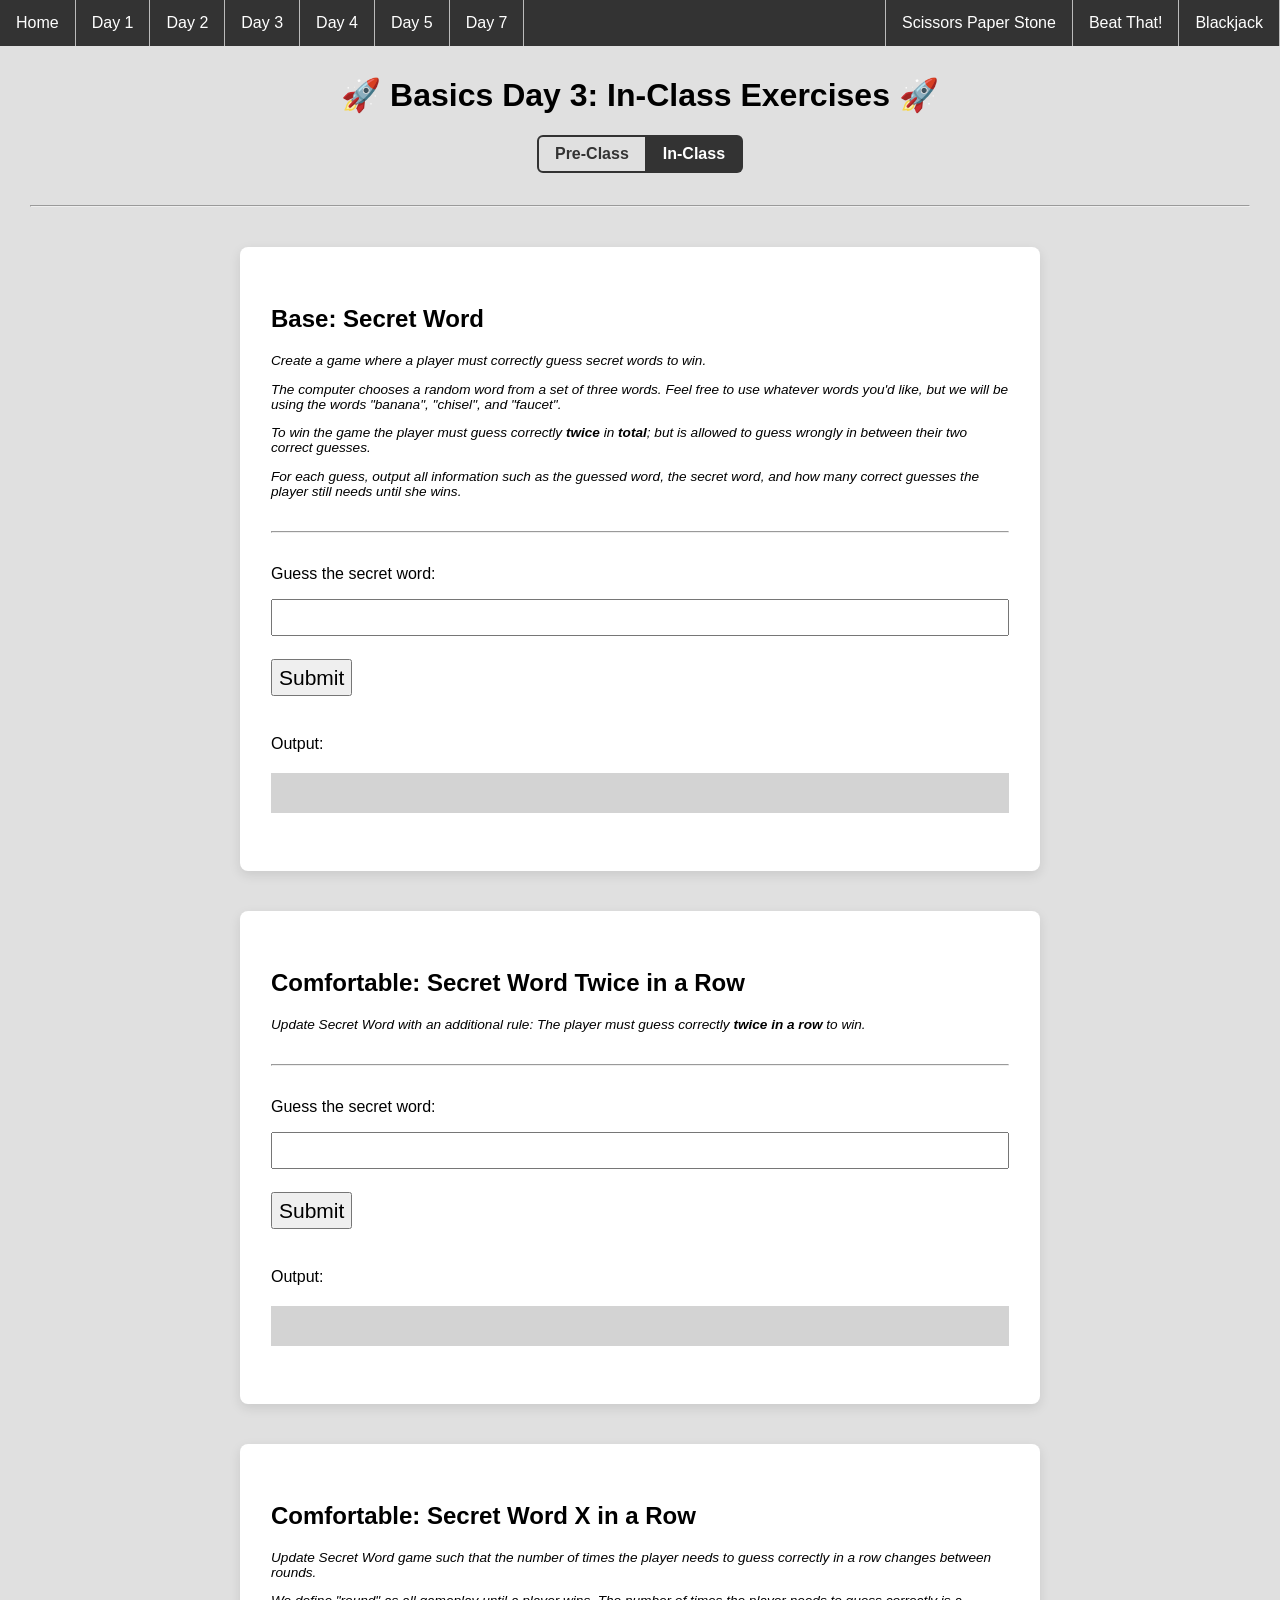
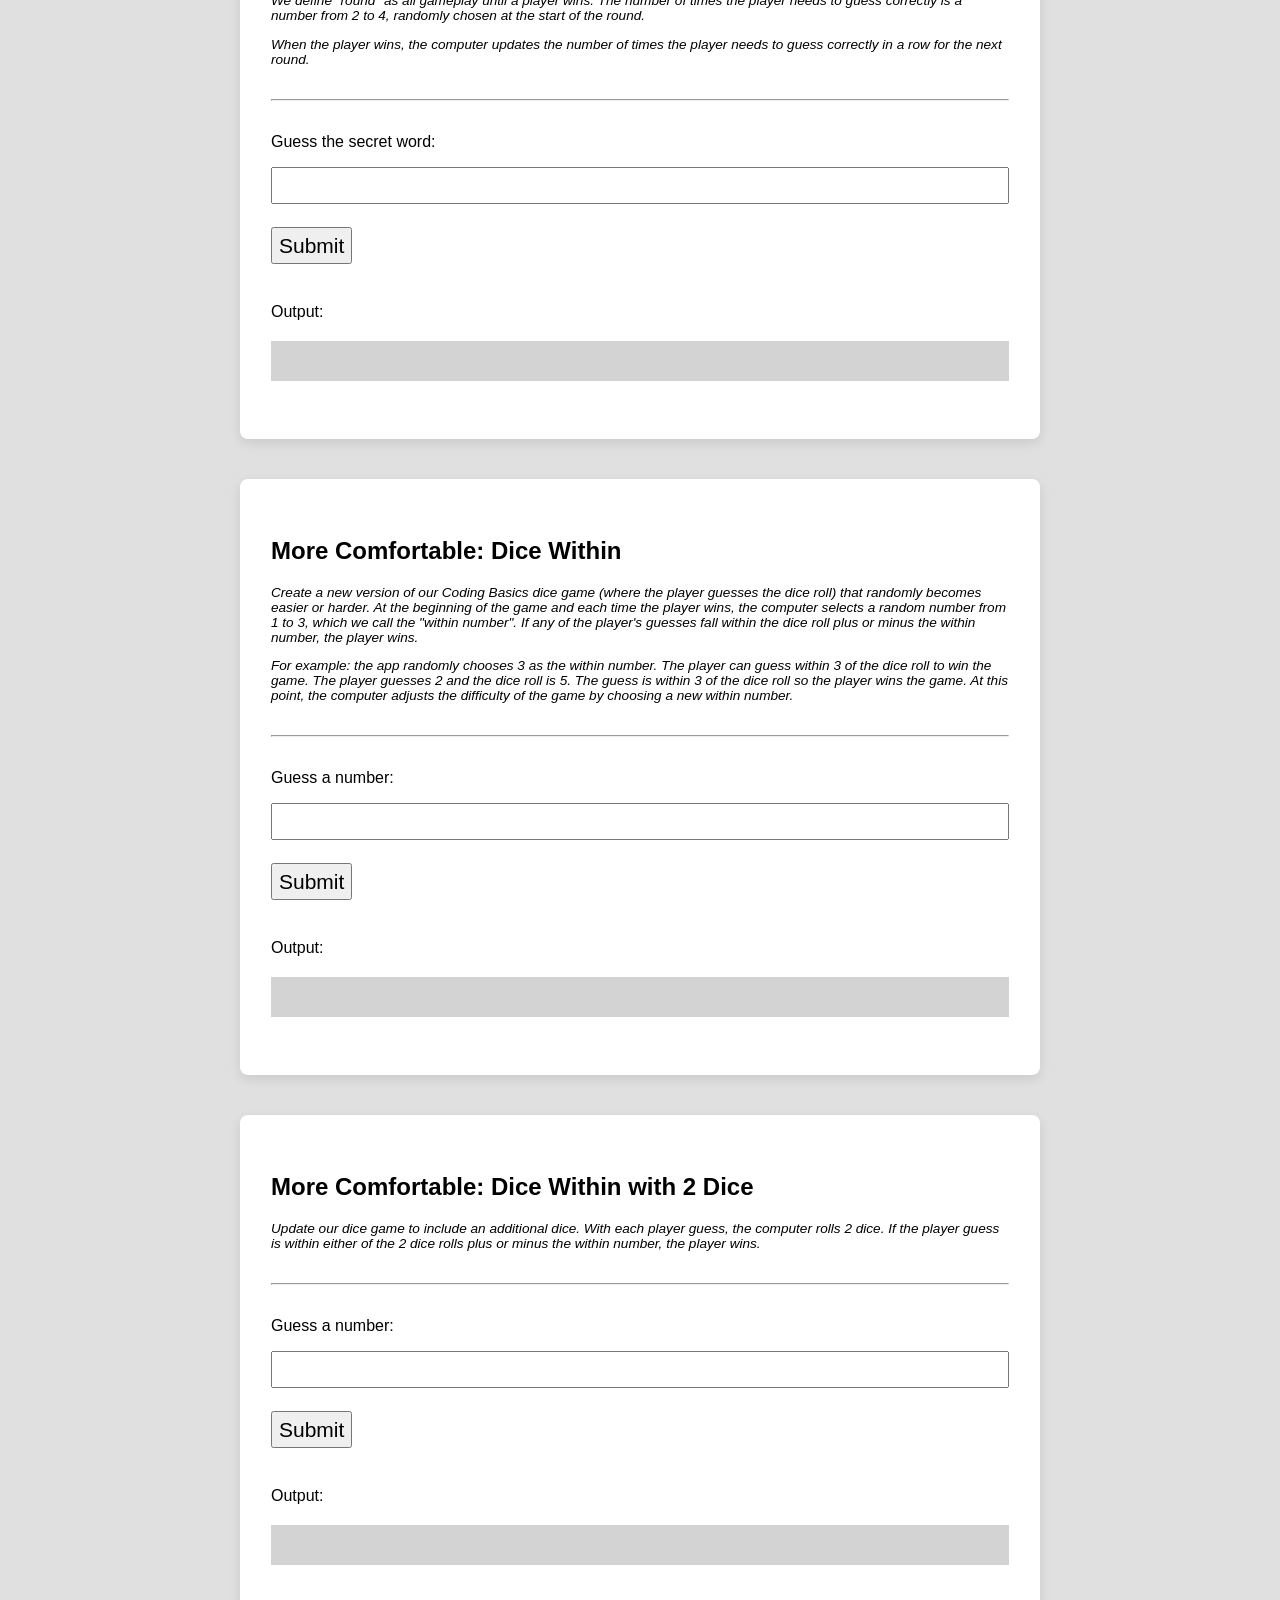
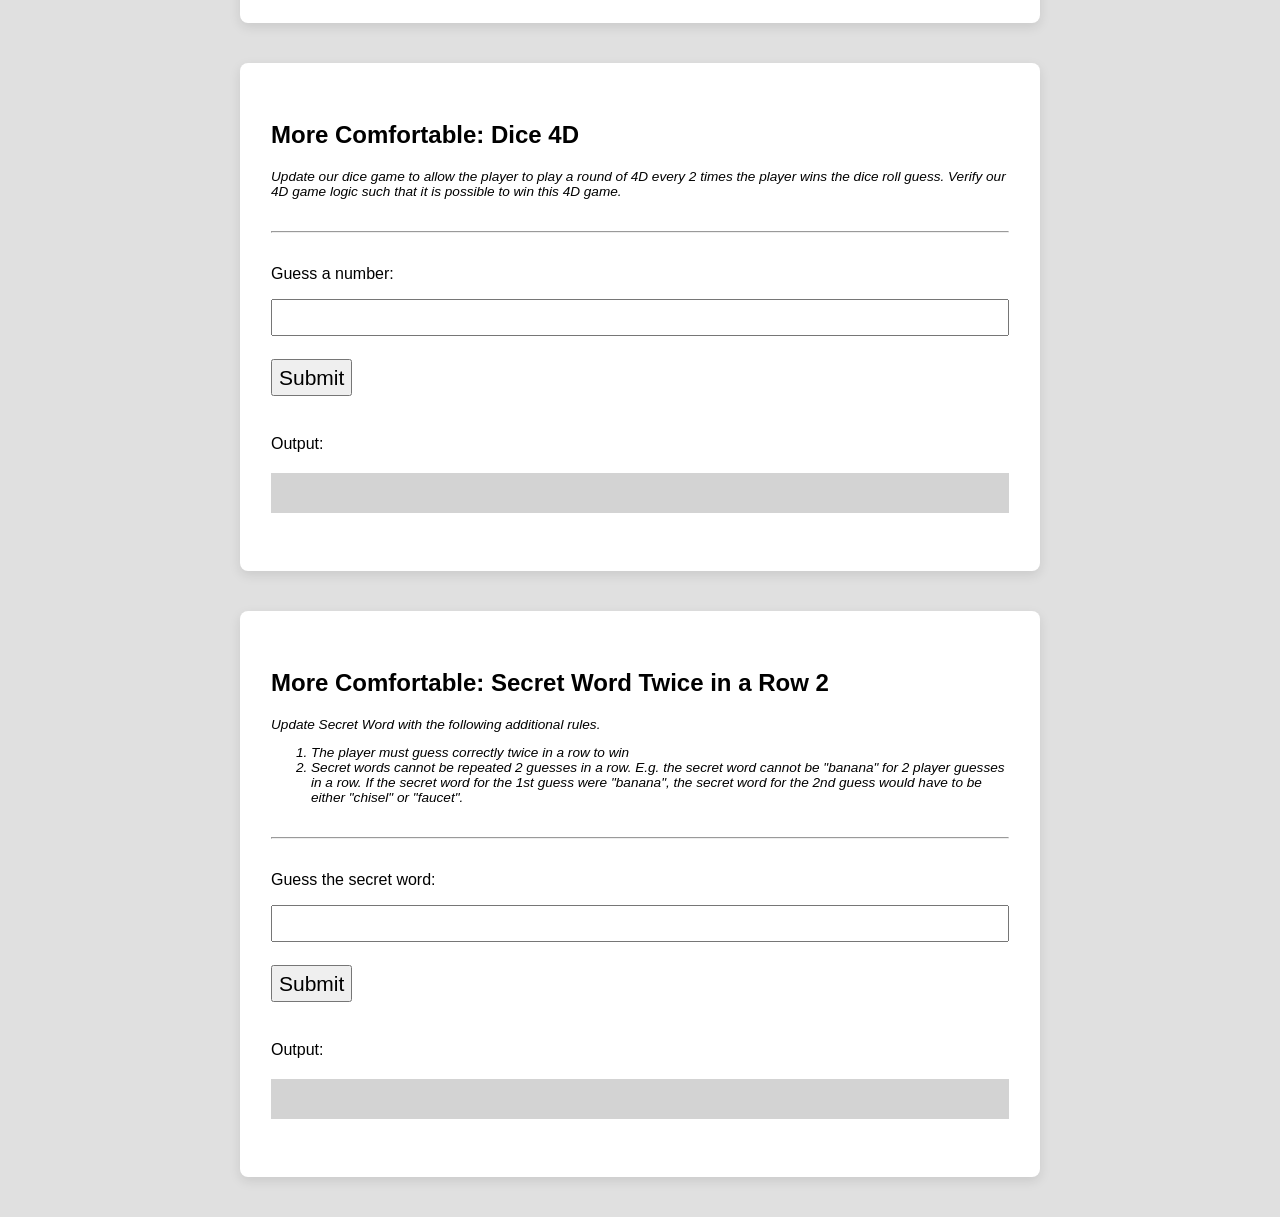
<file: day03-program-state/in-class/index.html>
<!--  All HTML files begin with the following line: -->
<!DOCTYPE html>
<!-- This indicates that the rest of the lines that follow are to be interpreted as HTML. It tells the browser about what document type to expect. -->

<!-- All text enclosed in angled brackets are known as HTML element tags. There are usually, but not always, starting and closing element "tags", each representing a HTML element.
The <html> element is known as the root element of a HTML page. All other elements are encased within it. -->
<html>
  <!-- The <head> element contains meta information about the HTML page, information that is not rendered or displayed by the browser -->
  <head>
    <!-- The meta tag defines meta information in the HTML document. In this case, we are defining the charset. UTF-8 allows us to use emojis in the CodeSandbox environment -->
    <meta charset="UTF-8" />
    <!-- The <title> element specifies a title for the HTML page (which is shown in the browser's title bar or in the page's tab) and is the default name given to a bookmark of a webpage. -->
    <title>Basics</title>
    <!-- The <link> element specifies a relationship between this HTML page and an external resource, namely the styles.css file here. For the syntax '../../' in '../../styles.css', we are referring to the styles.css file (in the main directory) found 2 folders above the current one. In this case, we are linking a stylesheet which is a CSS file containing information relating to the layout and style of the webpage. The syntax within the styles.css file is also referred to as CSS - Cascading Style Sheets. -->
    <link rel="stylesheet" href="../../styles.css" />
  </head>

  <!-- The <body> element defines the document's body, and is a container for all the visible contents that will be rendered by the browser.  -->
  <body>
    <!-- The <nav> tag semantically defines a set of navigation links. It doesn't have many properties different from a <div>, and exists purely for semantic naming. -->
    <nav>
      <!-- The <ul> tag represents an unordered list, where items in the list are rendered on a vertical bulleted list. While we are listing the days of the exercises on this navbar, we are positioning them horizontally without the bullets. This is done using CSS, and you can preview the syntax in styles.css (do a search for "nav ul"). -->
      <ul>
        <li>
          <!-- An <a> tag defines a hyperlink, linking one page to another. The page to link to will be added to the "href" property of the tag. -->
          <a href="../../index.html">Home</a>
        </li>
        <li>
          <!-- An <a> tag defines a hyperlink, linking one page to another. The page to link to will be added to the "href" property of the tag. -->
          <a
            href="../../day01-data-manipulation-and-functions/in-class/index.html"
            >Day 1</a
          >
        </li>
        <li>
          <a
            href="../../day02-if-statements-boolean-operators/in-class/index.html"
            >Day 2</a
          >
        </li>
        <li>
          <a href="../../day03-program-state/in-class/index.html">Day 3</a>
        </li>
        <li>
          <a href="../../day04-loops/in-class/index.html">Day 4</a>
        </li>
        <li>
          <a href="../../day05-mad-libs/in-class/index.html">Day 5</a>
        </li>
        <li>
          <a href="../../day07-moar-cards/in-class/index.html">Day 7</a>
        </li>
        <li class="project">
          <a href="../../project3-blackjack/index.html">Blackjack</a>
        </li>
        <li class="project">
          <a href="../../project2-beat-that/index.html">Beat That!</a>
        </li>
        <li class="project">
          <a href="../../project1-sps/index.html">Scissors Paper Stone</a>
        </li>
      </ul>
    </nav>
    <!-- The <h1> element defines a large heading. There are 6 pre-set header elements, <h1> to <h6> -->
    <h1 id="header">🚀 Basics Day 3: In-Class Exercises 🚀</h1>
    <div class="flex justify-content-center">
      <div class="button-group">
        <a href="../pre-class/index.html" class="button-group-button"
          >Pre-Class</a
        >
        <a href="../in-class/index.html" class="active button-group-button"
          >In-Class</a
        >
      </div>
    </div>
    <!-- The <hr> tag represents a horizontal rule. It is used if you want to add line dividers across your page. -->
    <hr />
    <!-- The <div> tag defines a division or a section in an HTML document, and is commonly use as a "container" for nested HTML elements. -->
    <div class="container">
      <h2>Base: Secret Word</h2>
      <div class="instructions-text">
        <p>
          Create a game where a player must correctly guess secret words to win.
        </p>
        <p>
          The computer chooses a random word from a set of three words. Feel
          free to use whatever words you'd like, but we will be using the words
          "banana", "chisel", and "faucet".
        </p>
        <p>
          To win the game the player must guess correctly
          <strong>twice</strong> in <strong>total</strong>; but is allowed to
          guess wrongly in between their two correct guesses.
        </p>
        <p>
          For each guess, output all information such as the guessed word, the
          secret word, and how many correct guesses the player still needs until
          she wins.
        </p>
      </div>
      <!-- The <hr> tag represents a horizontal rule. It is used if you want to add line dividers across your page. -->
      <hr />
      <!-- The <p> tag defines a paragraph element. -->
      <p>Guess the secret word:</p>
      <!-- The self-closing <input /> tag represents a field for a user to enter input. -->
      <input id="secret-word-base-input-field" />
      <!-- The self-closing <br /> tag represents a line break - a line's worth of spacing before dispalying the next element. -->
      <br />
      <!-- The <button> tag represents.. you guessed it! a button. -->
      <button id="secret-word-base-submit-button">Submit</button>
      <p>Output:</p>
      <div class="output-div" id="secret-word-base-output-div"></div>
    </div>
    <!-- The <div> tag defines a division or a section in an HTML document, and is commonly use as a "container" for nested HTML elements. -->
    <div class="container">
      <h2>Comfortable: Secret Word Twice in a Row</h2>
      <div class="instructions-text">
        <p>
          Update Secret Word with an additional rule: The player must guess
          correctly <strong>twice in a row</strong> to win.
        </p>
      </div>
      <!-- The <hr> tag represents a horizontal rule. It is used if you want to add line dividers across your page. -->
      <hr />
      <!-- The <p> tag defines a paragraph element. -->
      <p>Guess the secret word:</p>
      <!-- The self-closing <input /> tag represents a field for a user to enter input. -->
      <input id="secret-word-twice-row-input-field" />
      <!-- The self-closing <br /> tag represents a line break - a line's worth of spacing before dispalying the next element. -->
      <br />
      <!-- The <button> tag represents.. you guessed it! a button. -->
      <button id="secret-word-twice-row-submit-button">Submit</button>
      <p>Output:</p>
      <div class="output-div" id="secret-word-twice-row-output-div"></div>
    </div>
    <!-- The <div> tag defines a division or a section in an HTML document, and is commonly use as a "container" for nested HTML elements. -->
    <div class="container">
      <h2>Comfortable: Secret Word X in a Row</h2>
      <div class="instructions-text">
        <p>
          Update Secret Word game such that the number of times the player needs
          to guess correctly in a row changes between rounds.
        </p>
        <p>
          We define "round" as all gameplay until a player wins. The number of
          times the player needs to guess correctly is a number from 2 to 4,
          randomly chosen at the start of the round.
        </p>
        <p>
          When the player wins, the computer updates the number of times the
          player needs to guess correctly in a row for the next round.
        </p>
      </div>
      <!-- The <hr> tag represents a horizontal rule. It is used if you want to add line dividers across your page. -->
      <hr />
      <!-- The <p> tag defines a paragraph element. -->
      <p>Guess the secret word:</p>
      <!-- The self-closing <input /> tag represents a field for a user to enter input. -->
      <input id="secret-word-x-row-input-field" />
      <!-- The self-closing <br /> tag represents a line break - a line's worth of spacing before dispalying the next element. -->
      <br />
      <!-- The <button> tag represents.. you guessed it! a button. -->
      <button id="secret-word-x-row-submit-button">Submit</button>
      <p>Output:</p>
      <div class="output-div" id="secret-word-x-row-output-div"></div>
    </div>
    <!-- The <div> tag defines a division or a section in an HTML document, and is commonly use as a "container" for nested HTML elements. -->
    <div class="container">
      <h2>More Comfortable: Dice Within</h2>
      <div class="instructions-text">
        <p>
          Create a new version of our Coding Basics dice game (where the player
          guesses the dice roll) that randomly becomes easier or harder. At the
          beginning of the game and each time the player wins, the computer
          selects a random number from 1 to 3, which we call the "within
          number". If any of the player's guesses fall within the dice roll plus
          or minus the within number, the player wins.
        </p>
        <p>
          For example: the app randomly chooses 3 as the within number. The
          player can guess within 3 of the dice roll to win the game. The player
          guesses 2 and the dice roll is 5. The guess is within 3 of the dice
          roll so the player wins the game. At this point, the computer adjusts
          the difficulty of the game by choosing a new within number.
        </p>
      </div>
      <!-- The <hr> tag represents a horizontal rule. It is used if you want to add line dividers across your page. -->
      <hr />
      <!-- The <p> tag defines a paragraph element. -->
      <p>Guess a number:</p>
      <!-- The self-closing <input /> tag represents a field for a user to enter input. -->
      <input id="dice-within-input-field" />
      <!-- The self-closing <br /> tag represents a line break - a line's worth of spacing before dispalying the next element. -->
      <br />
      <!-- The <button> tag represents.. you guessed it! a button. -->
      <button id="dice-within-submit-button">Submit</button>
      <p>Output:</p>
      <div class="output-div" id="dice-within-output-div"></div>
    </div>
    <!-- The <div> tag defines a division or a section in an HTML document, and is commonly use as a "container" for nested HTML elements. -->
    <div class="container">
      <h2>More Comfortable: Dice Within with 2 Dice</h2>
      <div class="instructions-text">
        <p>
          Update our dice game to include an additional dice. With each player
          guess, the computer rolls 2 dice. If the player guess is within either
          of the 2 dice rolls plus or minus the within number, the player wins.
        </p>
      </div>
      <!-- The <hr> tag represents a horizontal rule. It is used if you want to add line dividers across your page. -->
      <hr />
      <!-- The <p> tag defines a paragraph element. -->
      <p>Guess a number:</p>
      <!-- The self-closing <input /> tag represents a field for a user to enter input. -->
      <input id="dice-within-2-dice-input-field" />
      <!-- The self-closing <br /> tag represents a line break - a line's worth of spacing before dispalying the next element. -->
      <br />
      <!-- The <button> tag represents.. you guessed it! a button. -->
      <button id="dice-within-2-dice-submit-button">Submit</button>
      <p>Output:</p>
      <div class="output-div" id="dice-within-2-dice-output-div"></div>
    </div>
    <!-- The <div> tag defines a division or a section in an HTML document, and is commonly use as a "container" for nested HTML elements. -->
    <div class="container">
      <h2>More Comfortable: Dice 4D</h2>
      <div class="instructions-text">
        <p>
          Update our dice game to allow the player to play a round of 4D every 2
          times the player wins the dice roll guess. Verify our 4D game logic
          such that it is possible to win this 4D game.
        </p>
      </div>
      <!-- The <hr> tag represents a horizontal rule. It is used if you want to add line dividers across your page. -->
      <hr />
      <!-- The <p> tag defines a paragraph element. -->
      <p>Guess a number:</p>
      <!-- The self-closing <input /> tag represents a field for a user to enter input. -->
      <input id="dice-4d-input-field" />
      <!-- The self-closing <br /> tag represents a line break - a line's worth of spacing before dispalying the next element. -->
      <br />
      <!-- The <button> tag represents.. you guessed it! a button. -->
      <button id="dice-4d-submit-button">Submit</button>
      <p>Output:</p>
      <div class="output-div" id="dice-4d-output-div"></div>
    </div>
    <!-- The <div> tag defines a division or a section in an HTML document, and is commonly use as a "container" for nested HTML elements. -->
    <div class="container">
      <h2>More Comfortable: Secret Word Twice in a Row 2</h2>
      <div class="instructions-text">
        <p>Update Secret Word with the following additional rules.</p>
        <!-- The <ol> tag represents an ordered list, where items in the list can be ordered numerically. -->
        <ol>
          <!-- The <li> tag represents a list item, which has to be contained in an ordered list (<ol>) or an unordered list (<ul>). -->
          <li>The player must guess correctly twice in a row to win</li>
          <li>
            Secret words cannot be repeated 2 guesses in a row. E.g. the secret
            word cannot be "banana" for 2 player guesses in a row. If the secret
            word for the 1st guess were "banana", the secret word for the 2nd
            guess would have to be either "chisel" or "faucet".
          </li>
        </ol>
      </div>
      <!-- The <hr> tag represents a horizontal rule. It is used if you want to add line dividers across your page. -->
      <hr />
      <!-- The <p> tag defines a paragraph element. -->
      <p>Guess the secret word:</p>
      <!-- The self-closing <input /> tag represents a field for a user to enter input. -->
      <input id="secret-word-twice-2-input-field" />
      <!-- The self-closing <br /> tag represents a line break - a line's worth of spacing before dispalying the next element. -->
      <br />
      <!-- The <button> tag represents.. you guessed it! a button. -->
      <button id="secret-word-twice-2-submit-button">Submit</button>
      <p>Output:</p>
      <div class="output-div" id="secret-word-twice-2-output-div"></div>
    </div>
    <!-- Everything below this is incorporating JavaScript programming logic into the webpage. -->
    <!-- The script tag encloses JavaScript syntax for the browser to interpret programtically -->
    <!-- The following line imports all code written in the script.js file -->
    <script src="script.js"></script>
    <!-- Define button click functionality -->
    <script>
      // Declare and define variables that represents the Submit Button for each exercise
      var secretWordBaseButton = document.querySelector(
        "#secret-word-base-submit-button"
      );
      var secretWordTwiceRowButton = document.querySelector(
        "#secret-word-twice-row-submit-button"
      );
      var secretWordXRowButton = document.querySelector(
        "#secret-word-x-row-submit-button"
      );
      var diceWithinButton = document.querySelector(
        "#dice-within-submit-button"
      );
      var diceWithin2DiceButton = document.querySelector(
        "#dice-within-2-dice-submit-button"
      );
      var dice4DButton = document.querySelector("#dice-4d-submit-button");
      var secretWordTwice2Button = document.querySelector(
        "#secret-word-twice-2-submit-button"
      );

      // When the submit button is clicked, access the text entered by the user in the corresponding input field for the exercise
      // And pass it as an input parameter to the various main function(s) as defined in script.js
      secretWordBaseButton.addEventListener("click", function () {
        // Set result to input value
        var input = document.querySelector("#secret-word-base-input-field");
        // Store the output of the main function in a new variable
        var result = secretWordBaseMain(input.value);

        // Display result in output element
        var output = document.querySelector("#secret-word-base-output-div");
        output.innerHTML = result;

        // Reset input value
        input.value = "";
      });

      secretWordTwiceRowButton.addEventListener("click", function () {
        // Set result to input value
        var input = document.querySelector(
          "#secret-word-twice-row-input-field"
        );
        // Store the output of the main function in a new variable
        var result = secretWordTwiceRowMain(input.value);

        // Display result in output element
        var output = document.querySelector(
          "#secret-word-twice-row-output-div"
        );
        output.innerHTML = result;

        // Reset input value
        input.value = "";
      });

      secretWordXRowButton.addEventListener("click", function () {
        // Set result to input value
        var input = document.querySelector("#secret-word-x-row-input-field");
        // Store the output of the main function in a new variable
        var result = secretWordXRowMain(input.value);

        // Display result in output element
        var output = document.querySelector("#secret-word-x-row-output-div");
        output.innerHTML = result;

        // Reset input value
        input.value = "";
      });

      diceWithinButton.addEventListener("click", function () {
        // Set result to input value
        var input = document.querySelector("#dice-within-input-field");
        // Store the output of the main function in a new variable
        var result = diceWithinMain(input.value);

        // Display result in output element
        var output = document.querySelector("#dice-within-output-div");
        output.innerHTML = result;

        // Reset input value
        input.value = "";
      });

      diceWithin2DiceButton.addEventListener("click", function () {
        // Set result to input value
        var input = document.querySelector("#dice-within-2-dice-input-field");
        // Store the output of the main function in a new variable
        var result = diceWithin2DiceMain(input.value);

        // Display result in output element
        var output = document.querySelector("#dice-within-2-dice-output-div");
        output.innerHTML = result;

        // Reset input value
        input.value = "";
      });

      dice4DButton.addEventListener("click", function () {
        // Set result to input value
        var input = document.querySelector("#dice-4d-input-field");
        // Store the output of the main function in a new variable
        var result = dice4DMain(input.value);

        // Display result in output element
        var output = document.querySelector("#dice-4d-output-div");
        output.innerHTML = result;

        // Reset input value
        input.value = "";
      });

      secretWordTwice2Button.addEventListener("click", function () {
        // Set result to input value
        var input = document.querySelector("#secret-word-twice-2-input-field");
        // Store the output of the main function in a new variable
        var result = secretWordTwice2Main(input.value);

        // Display result in output element
        var output = document.querySelector("#secret-word-twice-2-output-div");
        output.innerHTML = result;

        // Reset input value
        input.value = "";
      });
    </script>
  </body>
</html>
</file>
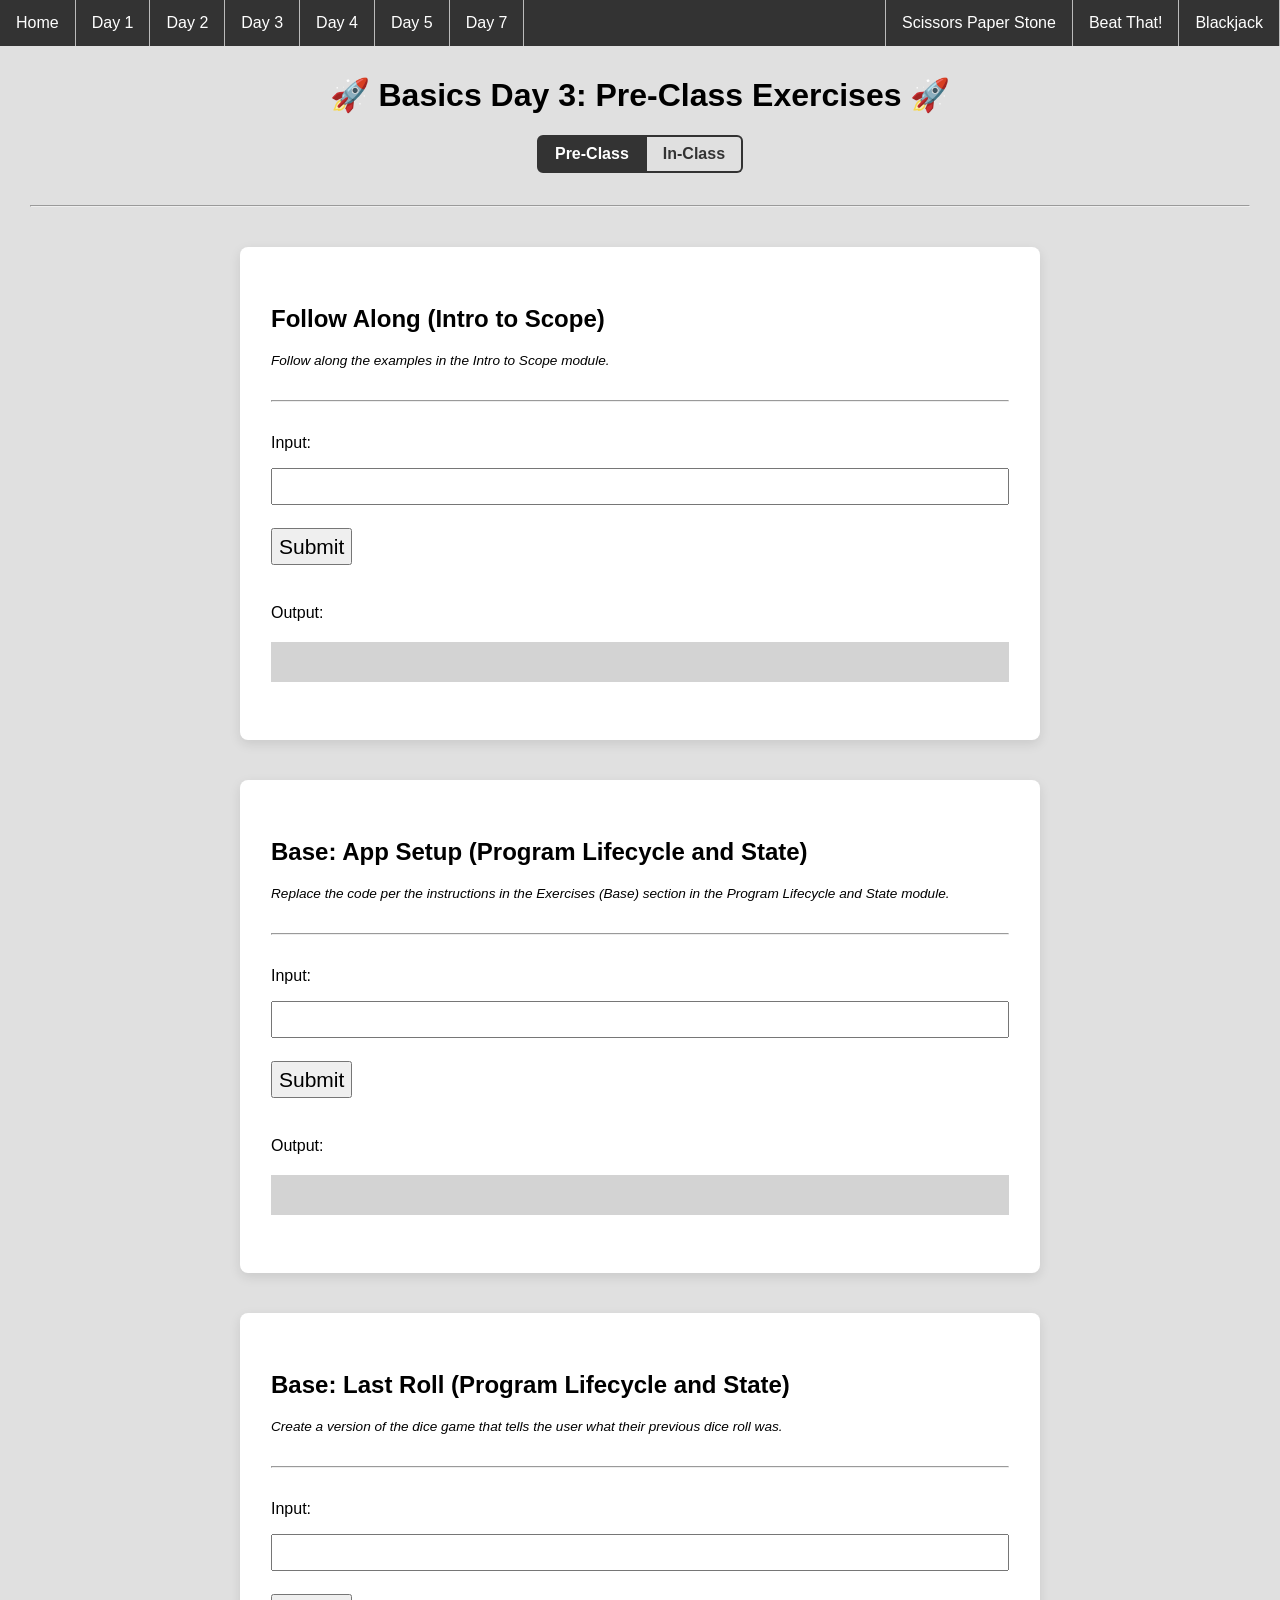
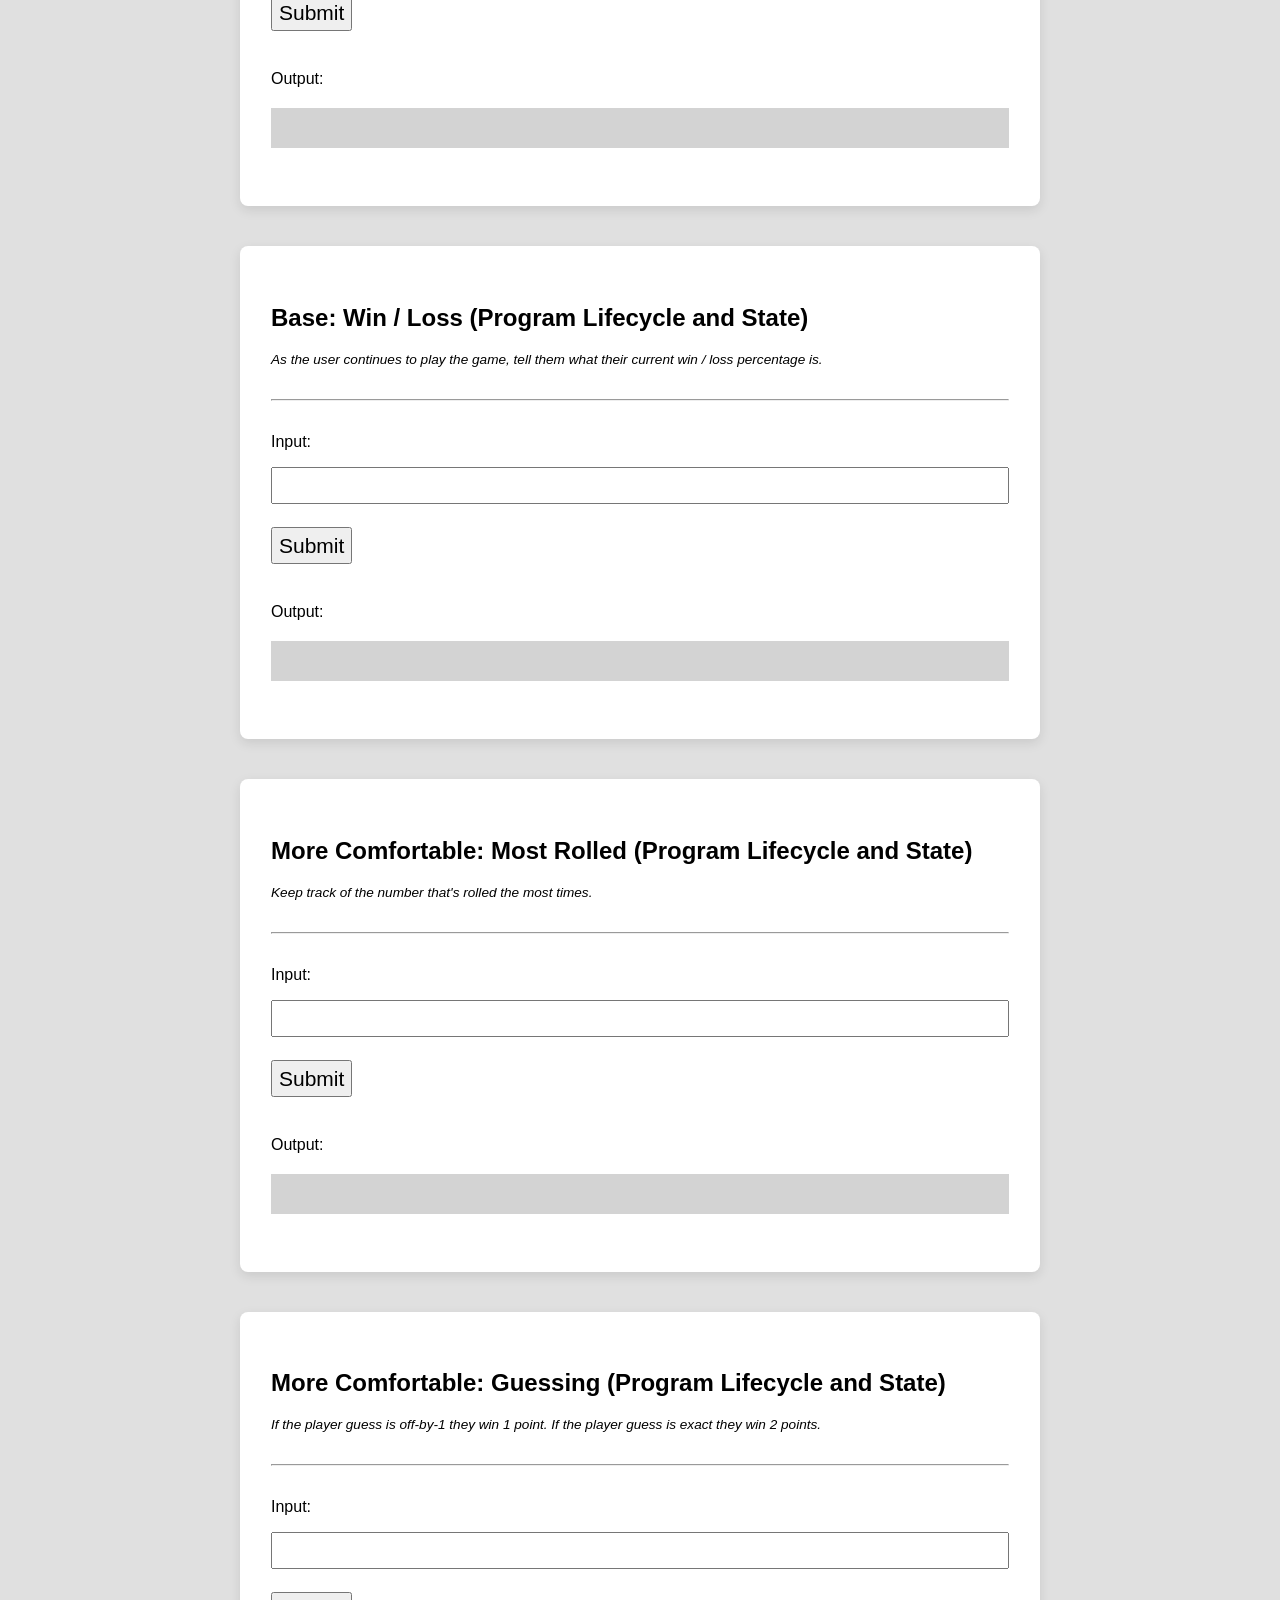
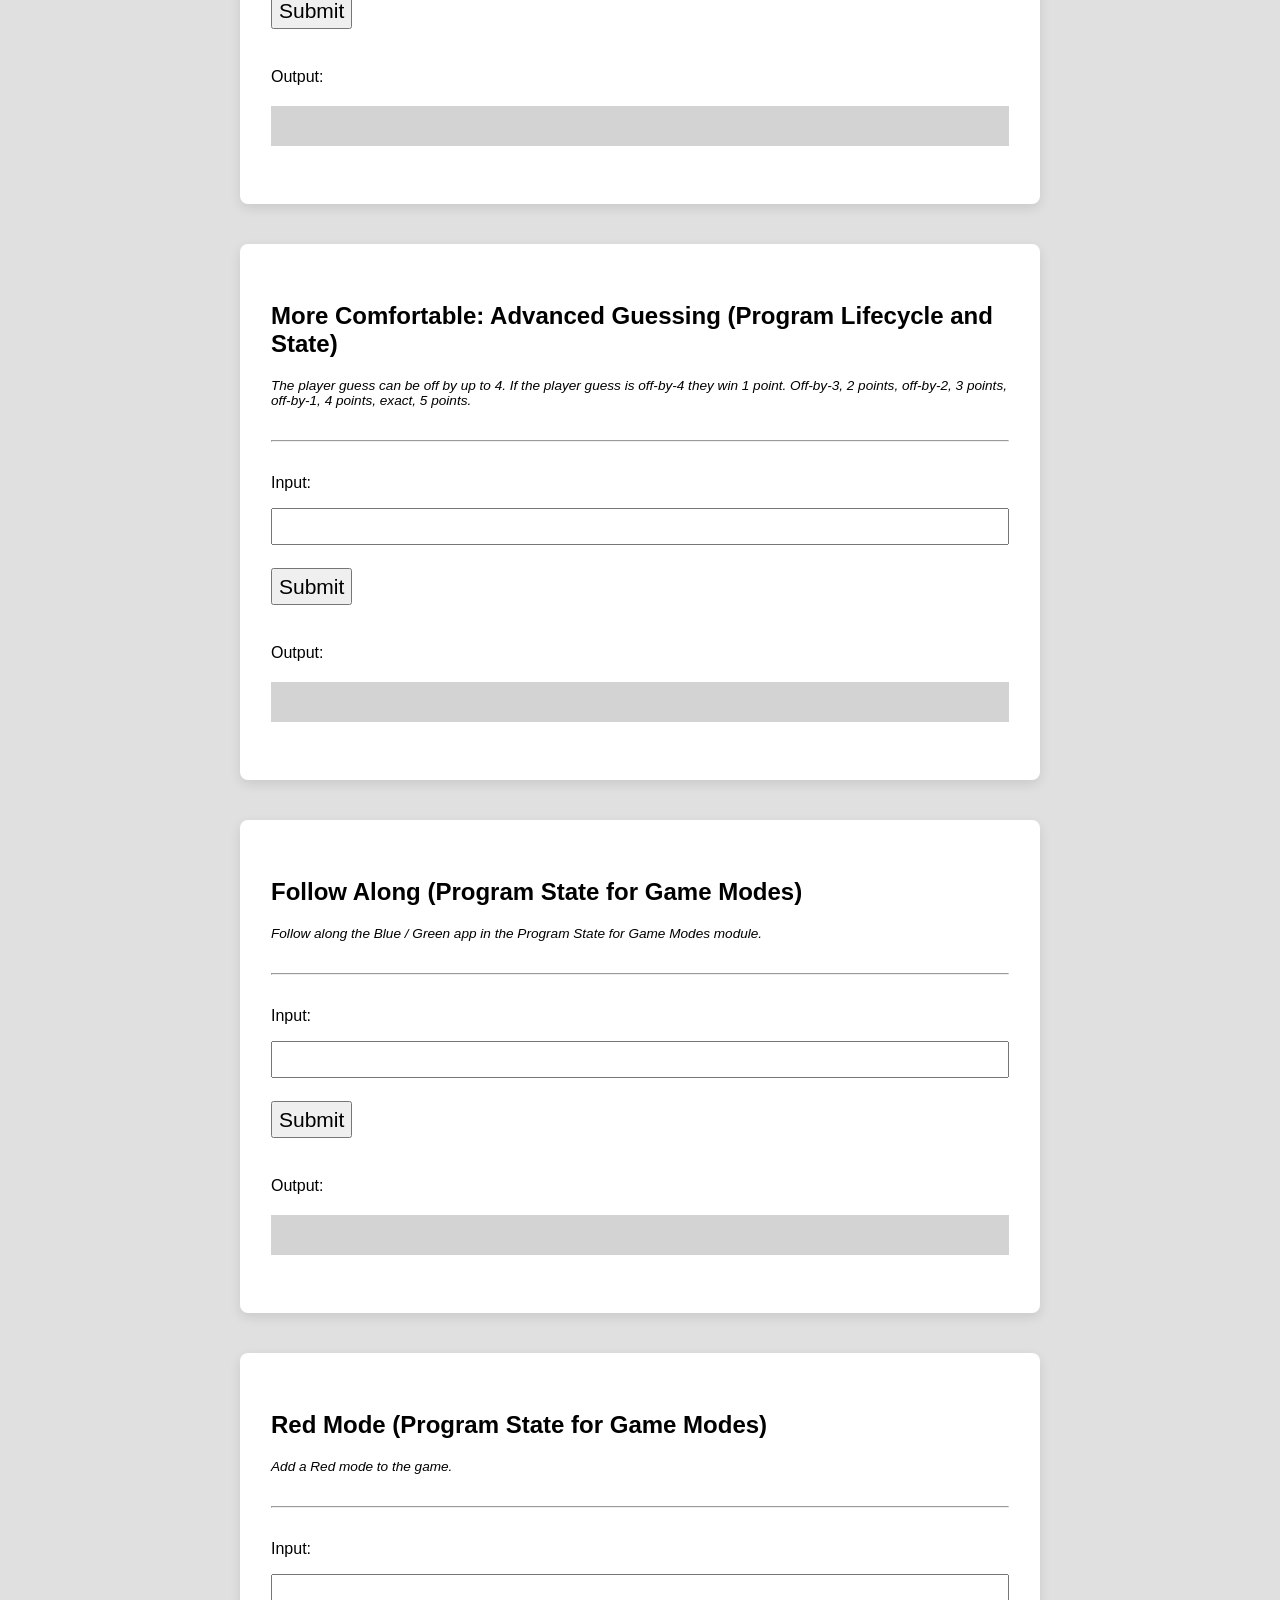
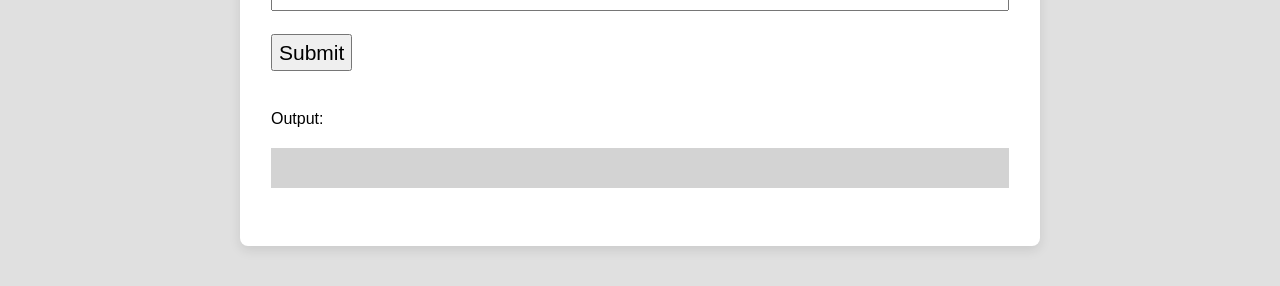
<file: day03-program-state/pre-class/index.html>
<!--  All HTML files begin with the following line: -->
<!DOCTYPE html>
<!-- This indicates that the rest of the lines that follow are to be interpreted as HTML. It tells the browser about what document type to expect. -->

<!-- All text enclosed in angled brackets are known as HTML element tags. There are usually, but not always, starting and closing element "tags", each representing a HTML element.
The <html> element is known as the root element of a HTML page. All other elements are encased within it. -->
<html>
  <!-- The <head> element contains meta information about the HTML page, information that is not rendered or displayed by the browser -->
  <head>
    <!-- The meta tag defines meta information in the HTML document. In this case, we are defining the charset. UTF-8 allows us to use emojis in the CodeSandbox environment -->
    <meta charset="UTF-8" />
    <!-- The <title> element specifies a title for the HTML page (which is shown in the browser's title bar or in the page's tab) and is the default name given to a bookmark of a webpage. -->
    <title>Basics</title>
    <!-- The <link> element specifies a relationship between this HTML page and an external resource, namely the styles.css file here. For the syntax '../../' in '../../styles.css', we are referring to the styles.css file (in the main directory) found 2 folders above the current one. In this case, we are linking a stylesheet which is a CSS file containing information relating to the layout and style of the webpage. The syntax within the styles.css file is also referred to as CSS - Cascading Style Sheets. -->
    <link rel="stylesheet" href="../../styles.css" />
  </head>

  <!-- The <body> element defines the document's body, and is a container for all the visible contents that will be rendered by the browser.  -->
  <body>
    <!-- The <nav> tag semantically defines a set of navigation links. It doesn't have many properties different from a <div>, and exists purely for semantic naming. -->
    <nav>
      <!-- The <ul> tag represents an unordered list, where items in the list are rendered on a vertical bulleted list. While we are listing the days of the exercises on this navbar, we are positioning them horizontally without the bullets. This is done using CSS, and you can preview the syntax in styles.css (do a search for "nav ul"). -->
      <ul>
        <li>
          <!-- An <a> tag defines a hyperlink, linking one page to another. The page to link to will be added to the "href" property of the tag. -->
          <a href="../../index.html">Home</a>
        </li>
        <li>
          <!-- An <a> tag defines a hyperlink, linking one page to another. The page to link to will be added to the "href" property of the tag. -->
          <a
            href="../../day01-data-manipulation-and-functions/in-class/index.html"
            >Day 1</a
          >
        </li>
        <li>
          <a
            href="../../day02-if-statements-boolean-operators/in-class/index.html"
            >Day 2</a
          >
        </li>
        <li>
          <a href="../../day03-program-state/in-class/index.html">Day 3</a>
        </li>
        <li>
          <a href="../../day04-loops/in-class/index.html">Day 4</a>
        </li>
        <li>
          <a href="../../day05-mad-libs/in-class/index.html">Day 5</a>
        </li>
        <li>
          <a href="../../day07-moar-cards/in-class/index.html">Day 7</a>
        </li>
        <li class="project">
          <a href="../../project3-blackjack/index.html">Blackjack</a>
        </li>
        <li class="project">
          <a href="../../project2-beat-that/index.html">Beat That!</a>
        </li>
        <li class="project">
          <a href="../../project1-sps/index.html">Scissors Paper Stone</a>
        </li>
      </ul>
    </nav>
    <!-- The <h1> element defines a large heading. There are 6 pre-set header elements, <h1> to <h6> -->
    <h1 id="header">🚀 Basics Day 3: Pre-Class Exercises 🚀</h1>
    <div class="flex justify-content-center">
      <div class="button-group">
        <a href="../pre-class/index.html" class="active button-group-button"
          >Pre-Class</a
        >
        <a href="../in-class/index.html" class="button-group-button"
          >In-Class</a
        >
      </div>
    </div>
    <!-- The <hr> tag represents a horizontal rule. It is used if you want to add line dividers across your page. -->
    <hr />
    <!-- The <div> tag defines a division or a section in an HTML document, and is commonly use as a "container" for nested HTML elements. -->
    <div class="container">
      <h2>Follow Along (Intro to Scope)</h2>
      <div class="instructions-text">
        <p>Follow along the examples in the Intro to Scope module.</p>
      </div>
      <!-- The <hr> tag represents a horizontal rule. It is used if you want to add line dividers across your page. -->
      <hr />
      <!-- The <p> tag defines a paragraph element. -->
      <p>Input:</p>
      <!-- The self-closing <input /> tag represents a field for a user to enter input. -->
      <input id="intro-scope-input-field" />
      <!-- The self-closing <br /> tag represents a line break - a line's worth of spacing before dispalying the next element. -->
      <br />
      <!-- The <button> tag represents.. you guessed it! a button. -->
      <button id="intro-scope-submit-button">Submit</button>
      <p>Output:</p>
      <div class="output-div" id="intro-scope-output-div"></div>
    </div>
    <!-- The <div> tag defines a division or a section in an HTML document, and is commonly use as a "container" for nested HTML elements. -->
    <div class="container">
      <h2>Base: App Setup (Program Lifecycle and State)</h2>
      <div class="instructions-text">
        <p>
          Replace the code per the instructions in the Exercises (Base) section
          in the Program Lifecycle and State module.
        </p>
      </div>
      <!-- The <hr> tag represents a horizontal rule. It is used if you want to add line dividers across your page. -->
      <hr />
      <!-- The <p> tag defines a paragraph element. -->
      <p>Input:</p>
      <!-- The self-closing <input /> tag represents a field for a user to enter input. -->
      <input id="app-setup-input-field" />
      <!-- The self-closing <br /> tag represents a line break - a line's worth of spacing before dispalying the next element. -->
      <br />
      <!-- The <button> tag represents.. you guessed it! a button. -->
      <button id="app-setup-submit-button">Submit</button>
      <p>Output:</p>
      <div class="output-div" id="app-setup-output-div"></div>
    </div>
    <!-- The <div> tag defines a division or a section in an HTML document, and is commonly use as a "container" for nested HTML elements. -->
    <div class="container">
      <h2>Base: Last Roll (Program Lifecycle and State)</h2>
      <div class="instructions-text">
        <p>
          Create a version of the dice game that tells the user what their
          previous dice roll was.
        </p>
      </div>
      <!-- The <hr> tag represents a horizontal rule. It is used if you want to add line dividers across your page. -->
      <hr />
      <!-- The <p> tag defines a paragraph element. -->
      <p>Input:</p>
      <!-- The self-closing <input /> tag represents a field for a user to enter input. -->
      <input id="last-roll-input-field" />
      <!-- The self-closing <br /> tag represents a line break - a line's worth of spacing before dispalying the next element. -->
      <br />
      <!-- The <button> tag represents.. you guessed it! a button. -->
      <button id="last-roll-submit-button">Submit</button>
      <p>Output:</p>
      <div class="output-div" id="last-roll-output-div"></div>
    </div>
    <!-- The <div> tag defines a division or a section in an HTML document, and is commonly use as a "container" for nested HTML elements. -->
    <div class="container">
      <h2>Base: Win / Loss (Program Lifecycle and State)</h2>
      <div class="instructions-text">
        <p>
          As the user continues to play the game, tell them what their current
          win / loss percentage is.
        </p>
      </div>
      <!-- The <hr> tag represents a horizontal rule. It is used if you want to add line dividers across your page. -->
      <hr />
      <!-- The <p> tag defines a paragraph element. -->
      <p>Input:</p>
      <!-- The self-closing <input /> tag represents a field for a user to enter input. -->
      <input id="win-loss-input-field" />
      <!-- The self-closing <br /> tag represents a line break - a line's worth of spacing before dispalying the next element. -->
      <br />
      <!-- The <button> tag represents.. you guessed it! a button. -->
      <button id="win-loss-submit-button">Submit</button>
      <p>Output:</p>
      <div class="output-div" id="win-loss-output-div"></div>
    </div>
    <!-- The <div> tag defines a division or a section in an HTML document, and is commonly use as a "container" for nested HTML elements. -->
    <div class="container">
      <h2>More Comfortable: Most Rolled (Program Lifecycle and State)</h2>
      <div class="instructions-text">
        <p>Keep track of the number that's rolled the most times.</p>
      </div>
      <!-- The <hr> tag represents a horizontal rule. It is used if you want to add line dividers across your page. -->
      <hr />
      <!-- The <p> tag defines a paragraph element. -->
      <p>Input:</p>
      <!-- The self-closing <input /> tag represents a field for a user to enter input. -->
      <input id="most-rolled-input-field" />
      <!-- The self-closing <br /> tag represents a line break - a line's worth of spacing before dispalying the next element. -->
      <br />
      <!-- The <button> tag represents.. you guessed it! a button. -->
      <button id="most-rolled-submit-button">Submit</button>
      <p>Output:</p>
      <div class="output-div" id="most-rolled-output-div"></div>
    </div>
    <!-- The <div> tag defines a division or a section in an HTML document, and is commonly use as a "container" for nested HTML elements. -->
    <div class="container">
      <h2>More Comfortable: Guessing (Program Lifecycle and State)</h2>
      <div class="instructions-text">
        <p>
          If the player guess is off-by-1 they win 1 point. If the player guess
          is exact they win 2 points.
        </p>
      </div>
      <!-- The <hr> tag represents a horizontal rule. It is used if you want to add line dividers across your page. -->
      <hr />
      <!-- The <p> tag defines a paragraph element. -->
      <p>Input:</p>
      <!-- The self-closing <input /> tag represents a field for a user to enter input. -->
      <input id="guessing-input-field" />
      <!-- The self-closing <br /> tag represents a line break - a line's worth of spacing before dispalying the next element. -->
      <br />
      <!-- The <button> tag represents.. you guessed it! a button. -->
      <button id="guessing-submit-button">Submit</button>
      <p>Output:</p>
      <div class="output-div" id="guessing-output-div"></div>
    </div>
    <!-- The <div> tag defines a division or a section in an HTML document, and is commonly use as a "container" for nested HTML elements. -->
    <div class="container">
      <h2>More Comfortable: Advanced Guessing (Program Lifecycle and State)</h2>
      <div class="instructions-text">
        <p>
          The player guess can be off by up to 4. If the player guess is
          off-by-4 they win 1 point. Off-by-3, 2 points, off-by-2, 3 points,
          off-by-1, 4 points, exact, 5 points.
        </p>
      </div>
      <!-- The <hr> tag represents a horizontal rule. It is used if you want to add line dividers across your page. -->
      <hr />
      <!-- The <p> tag defines a paragraph element. -->
      <p>Input:</p>
      <!-- The self-closing <input /> tag represents a field for a user to enter input. -->
      <input id="advanced-guessing-input-field" />
      <!-- The self-closing <br /> tag represents a line break - a line's worth of spacing before dispalying the next element. -->
      <br />
      <!-- The <button> tag represents.. you guessed it! a button. -->
      <button id="advanced-guessing-submit-button">Submit</button>
      <p>Output:</p>
      <div class="output-div" id="advanced-guessing-output-div"></div>
    </div>
    <!-- The <div> tag defines a division or a section in an HTML document, and is commonly use as a "container" for nested HTML elements. -->
    <div class="container">
      <h2>Follow Along (Program State for Game Modes)</h2>
      <div class="instructions-text">
        <p>
          Follow along the Blue / Green app in the Program State for Game Modes
          module.
        </p>
      </div>
      <!-- The <hr> tag represents a horizontal rule. It is used if you want to add line dividers across your page. -->
      <hr />
      <!-- The <p> tag defines a paragraph element. -->
      <p>Input:</p>
      <!-- The self-closing <input /> tag represents a field for a user to enter input. -->
      <input id="follow-along-input-field" />
      <!-- The self-closing <br /> tag represents a line break - a line's worth of spacing before dispalying the next element. -->
      <br />
      <!-- The <button> tag represents.. you guessed it! a button. -->
      <button id="follow-along-submit-button">Submit</button>
      <p>Output:</p>
      <div class="output-div" id="follow-along-output-div"></div>
    </div>
    <!-- The <div> tag defines a division or a section in an HTML document, and is commonly use as a "container" for nested HTML elements. -->
    <div class="container">
      <h2>Red Mode (Program State for Game Modes)</h2>
      <div class="instructions-text">
        <p>Add a Red mode to the game.</p>
      </div>
      <!-- The <hr> tag represents a horizontal rule. It is used if you want to add line dividers across your page. -->
      <hr />
      <!-- The <p> tag defines a paragraph element. -->
      <p>Input:</p>
      <!-- The self-closing <input /> tag represents a field for a user to enter input. -->
      <input id="red-mode-input-field" />
      <!-- The self-closing <br /> tag represents a line break - a line's worth of spacing before dispalying the next element. -->
      <br />
      <!-- The <button> tag represents.. you guessed it! a button. -->
      <button id="red-mode-submit-button">Submit</button>
      <p>Output:</p>
      <div class="output-div" id="red-mode-output-div"></div>
    </div>
    <!-- Everything below this is incorporating JavaScript programming logic into the webpage. -->
    <!-- The script tag encloses JavaScript syntax for the browser to interpret programtically -->
    <!-- The following line imports all code written in the script.js file -->
    <script src="script.js"></script>
    <!-- Define button click functionality -->
    <script>
      // Declare and define variables that represents the Submit Button for each exercise
      var introScopeButton = document.querySelector(
        "#intro-scope-submit-button"
      );
      var appSetupButton = document.querySelector("#app-setup-submit-button");
      var lastRollButton = document.querySelector("#last-roll-submit-button");
      var winLossButton = document.querySelector("#win-loss-submit-button");
      var mostRolledButton = document.querySelector(
        "#most-rolled-submit-button"
      );
      var guessingButton = document.querySelector("#guessing-submit-button");
      var advancedGuessingButton = document.querySelector(
        "#advanced-guessing-submit-button"
      );
      var followAlongButton = document.querySelector(
        "#follow-along-submit-button"
      );
      var redModeButton = document.querySelector("#red-mode-submit-button");

      // When the submit button is clicked, access the text entered by the user in the input field
      // And pass it as an input parameter to the main function as defined in script.js
      introScopeButton.addEventListener("click", function () {
        // Set result to input value
        var input = document.querySelector("#intro-scope-input-field");
        // Store the output of the main function in a new variable
        var result = introScopeMain(input.value);

        // Display result in output element
        var output = document.querySelector("#intro-scope-output-div");
        output.innerHTML = result;

        // Reset input value
        input.value = "";
      });

      appSetupButton.addEventListener("click", function () {
        // Set result to input value
        var input = document.querySelector("#app-setup-input-field");
        // Store the output of the main function in a new variable
        var result = appSetupMain(input.value);

        // Display result in output element
        var output = document.querySelector("#app-setup-output-div");
        output.innerHTML = result;

        // Reset input value
        input.value = "";
      });

      lastRollButton.addEventListener("click", function () {
        // Set result to input value
        var input = document.querySelector("#last-roll-input-field");
        // Store the output of the main function in a new variable
        var result = lastRollMain(input.value);

        // Display result in output element
        var output = document.querySelector("#last-roll-output-div");
        output.innerHTML = result;

        // Reset input value
        input.value = "";
      });

      winLossButton.addEventListener("click", function () {
        // Set result to input value
        var input = document.querySelector("#win-loss-input-field");
        // Store the output of the main function in a new variable
        var result = winLossMain(input.value);

        // Display result in output element
        var output = document.querySelector("#win-loss-output-div");
        output.innerHTML = result;

        // Reset input value
        input.value = "";
      });

      mostRolledButton.addEventListener("click", function () {
        // Set result to input value
        var input = document.querySelector("#most-rolled-input-field");
        // Store the output of the main function in a new variable
        var result = mostRolledMain(input.value);

        // Display result in output element
        var output = document.querySelector("#most-rolled-output-div");
        output.innerHTML = result;

        // Reset input value
        input.value = "";
      });

      guessingButton.addEventListener("click", function () {
        // Set result to input value
        var input = document.querySelector("#guessing-input-field");
        // Store the output of the main function in a new variable
        var result = guessingMain(input.value);

        // Display result in output element
        var output = document.querySelector("#guessing-output-div");
        output.innerHTML = result;

        // Reset input value
        input.value = "";
      });

      advancedGuessingButton.addEventListener("click", function () {
        // Set result to input value
        var input = document.querySelector("#advanced-guessing-input-field");
        // Store the output of the main function in a new variable
        var result = advancedGuessingMain(input.value);

        // Display result in output element
        var output = document.querySelector("#advanced-guessing-output-div");
        output.innerHTML = result;

        // Reset input value
        input.value = "";
      });

      followAlongButton.addEventListener("click", function () {
        // Set result to input value
        var input = document.querySelector("#follow-along-input-field");
        // Store the output of the main function in a new variable
        var result = followAlongMain(input.value);

        // Display result in output element
        var output = document.querySelector("#follow-along-output-div");
        output.innerHTML = result;

        // Reset input value
        input.value = "";
      });

      redModeButton.addEventListener("click", function () {
        // Set result to input value
        var input = document.querySelector("#red-mode-input-field");
        // Store the output of the main function in a new variable
        var result = redModeMain(input.value);

        // Display result in output element
        var output = document.querySelector("#red-mode-output-div");
        output.innerHTML = result;

        // Reset input value
        input.value = "";
      });
    </script>
  </body>
</html>
</file>
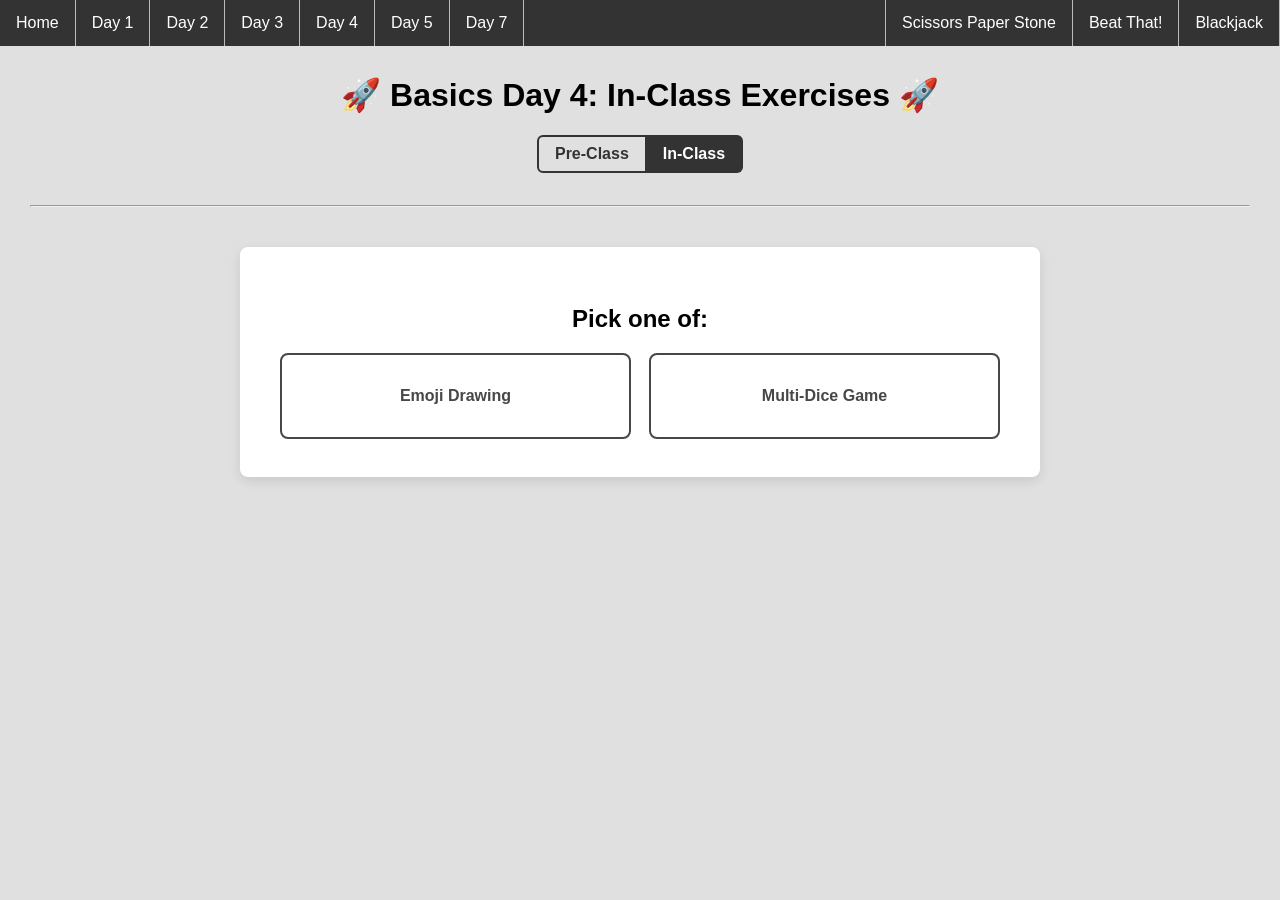
<file: day04-loops/in-class/index.html>
<!--  All HTML files begin with the following line: -->
<!DOCTYPE html>
<!-- This indicates that the rest of the lines that follow are to be interpreted as HTML. It tells the browser about what document type to expect. -->

<!-- All text enclosed in angled brackets are known as HTML element tags. There are usually, but not always, starting and closing element "tags", each representing a HTML element.
The <html> element is known as the root element of a HTML page. All other elements are encased within it. -->
<html>
  <!-- The <head> element contains meta information about the HTML page, information that is not rendered or displayed by the browser -->
  <head>
    <!-- The meta tag defines meta information in the HTML document. In this case, we are defining the charset. UTF-8 allows us to use emojis in the CodeSandbox environment -->
    <meta charset="UTF-8" />
    <!-- The <title> element specifies a title for the HTML page (which is shown in the browser's title bar or in the page's tab) and is the default name given to a bookmark of a webpage. -->
    <title>Basics</title>
    <!-- The <link> element specifies a relationship between this HTML page and an external resource, namely the styles.css file here. For the syntax '../../' in '../../styles.css', we are referring to the styles.css file (in the main directory) found 2 folders above the current one. In this case, we are linking a stylesheet which is a CSS file containing information relating to the layout and style of the webpage. The syntax within the styles.css file is also referred to as CSS - Cascading Style Sheets. -->
    <link rel="stylesheet" href="../../styles.css" />
  </head>

  <!-- The <body> element defines the document's body, and is a container for all the visible contents that will be rendered by the browser.  -->
  <body>
    <!-- The <nav> tag semantically defines a set of navigation links. It doesn't have many properties different from a <div>, and exists purely for semantic naming. -->
    <nav>
      <!-- The <ul> tag represents an unordered list, where items in the list are rendered on a vertical bulleted list. While we are listing the days of the exercises on this navbar, we are positioning them horizontally without the bullets. This is done using CSS, and you can preview the syntax in styles.css (do a search for "nav ul"). -->
      <ul>
        <li>
          <!-- An <a> tag defines a hyperlink, linking one page to another. The page to link to will be added to the "href" property of the tag. -->
          <a href="../../index.html">Home</a>
        </li>
        <li>
          <!-- An <a> tag defines a hyperlink, linking one page to another. The page to link to will be added to the "href" property of the tag. -->
          <a
            href="../../day01-data-manipulation-and-functions/in-class/index.html"
            >Day 1</a
          >
        </li>
        <li>
          <a
            href="../../day02-if-statements-boolean-operators/in-class/index.html"
            >Day 2</a
          >
        </li>
        <li>
          <a href="../../day03-program-state/in-class/index.html">Day 3</a>
        </li>
        <li>
          <a href="../../day04-loops/in-class/index.html">Day 4</a>
        </li>
        <li>
          <a href="../../day05-mad-libs/in-class/index.html">Day 5</a>
        </li>
        <li>
          <a href="../../day07-moar-cards/in-class/index.html">Day 7</a>
        </li>
        <li class="project">
          <a href="../../project3-blackjack/index.html">Blackjack</a>
        </li>
        <li class="project">
          <a href="../../project2-beat-that/index.html">Beat That!</a>
        </li>
        <li class="project">
          <a href="../../project1-sps/index.html">Scissors Paper Stone</a>
        </li>
      </ul>
    </nav>
    <!-- The <h1> element defines a large heading. There are 6 pre-set header elements, <h1> to <h6> -->
    <h1 id="header">🚀 Basics Day 4: In-Class Exercises 🚀</h1>
    <div class="flex justify-content-center">
      <div class="button-group">
        <a href="../pre-class/index.html" class="button-group-button"
          >Pre-Class</a
        >
        <a href="../in-class/index.html" class="active button-group-button"
          >In-Class</a
        >
      </div>
    </div>
    <!-- The <hr> tag represents a horizontal rule. It is used if you want to add line dividers across your page. -->
    <hr />
    <!-- The <div> tag defines a division or a section in an HTML document, and is commonly use as a "container" for nested HTML elements. -->
    <div class="container">
      <h2 class="text-center">Pick one of:</h2>
      <div class="ice-double">
        <a href="index_emoji.html">Emoji Drawing</a>
        <a href="index_dice.html">Multi-Dice Game</a>
      </div>
    </div>
  </body>
</html>
</file>
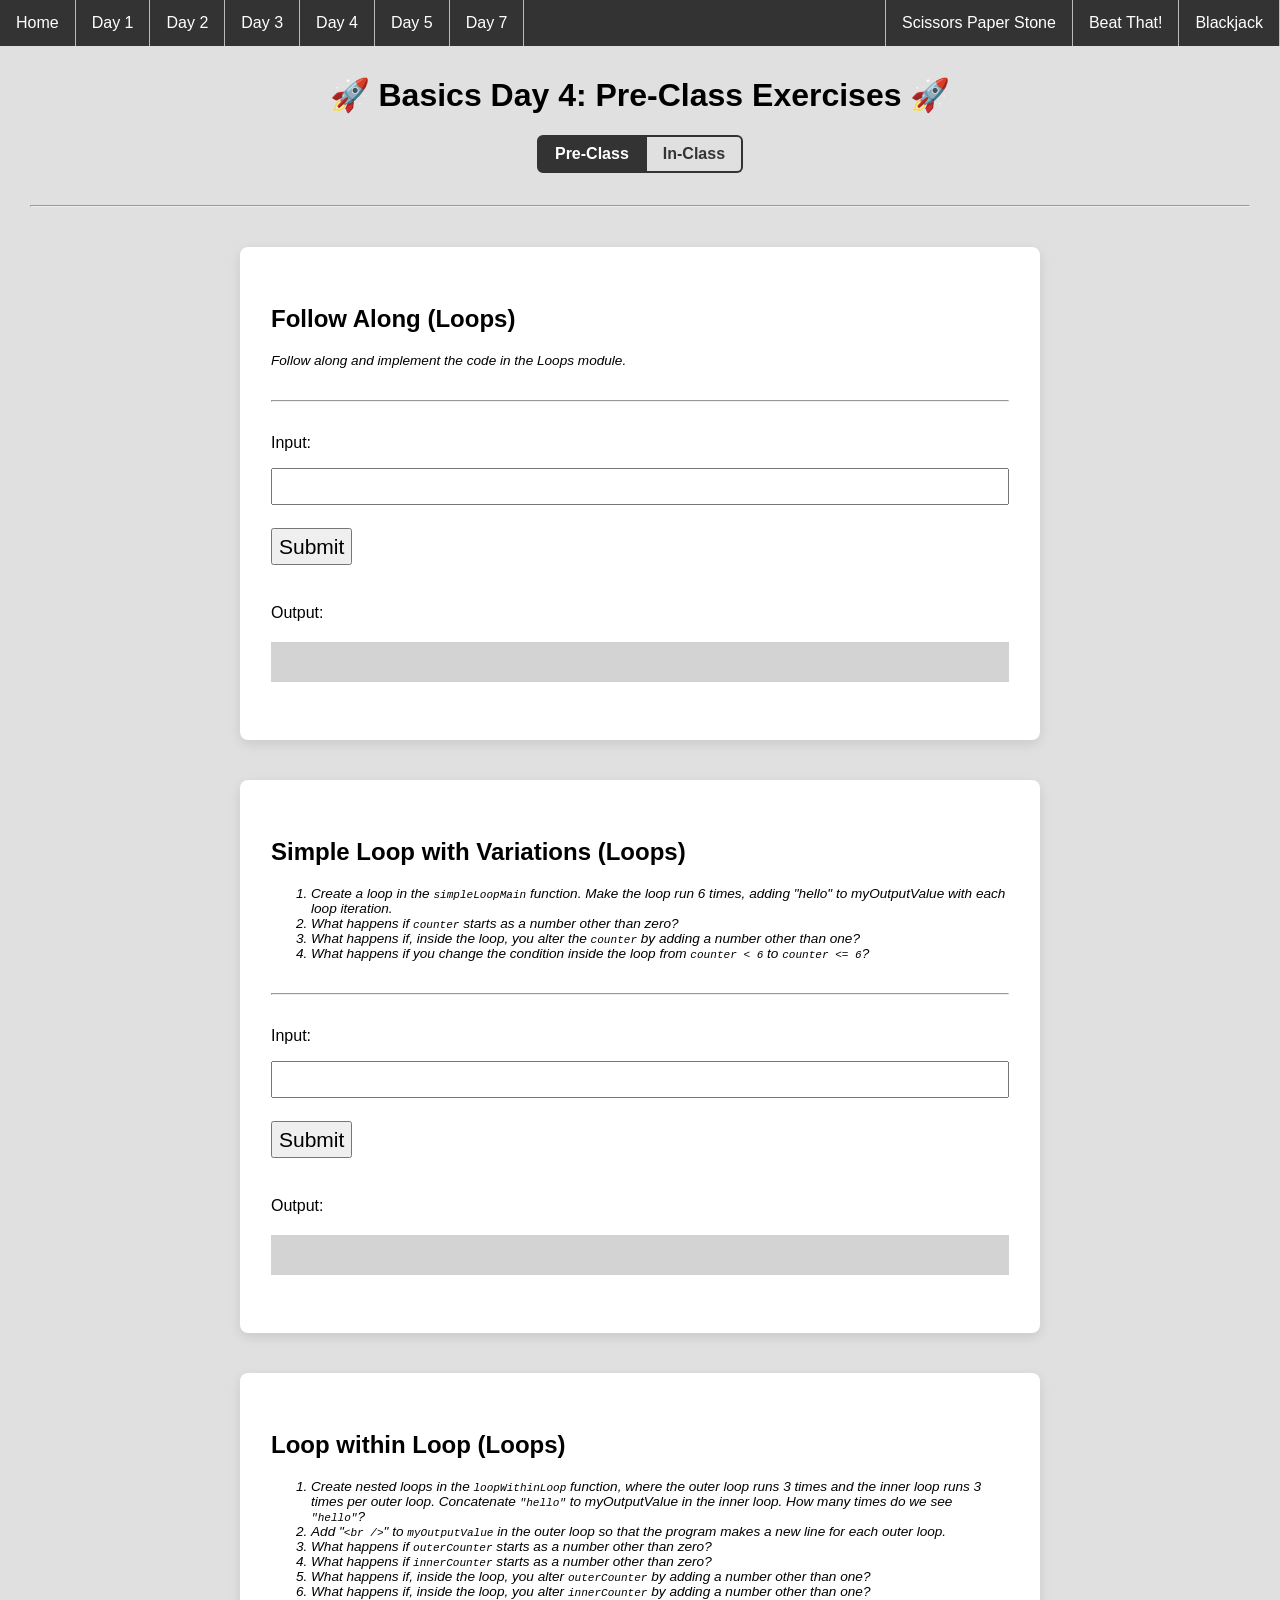
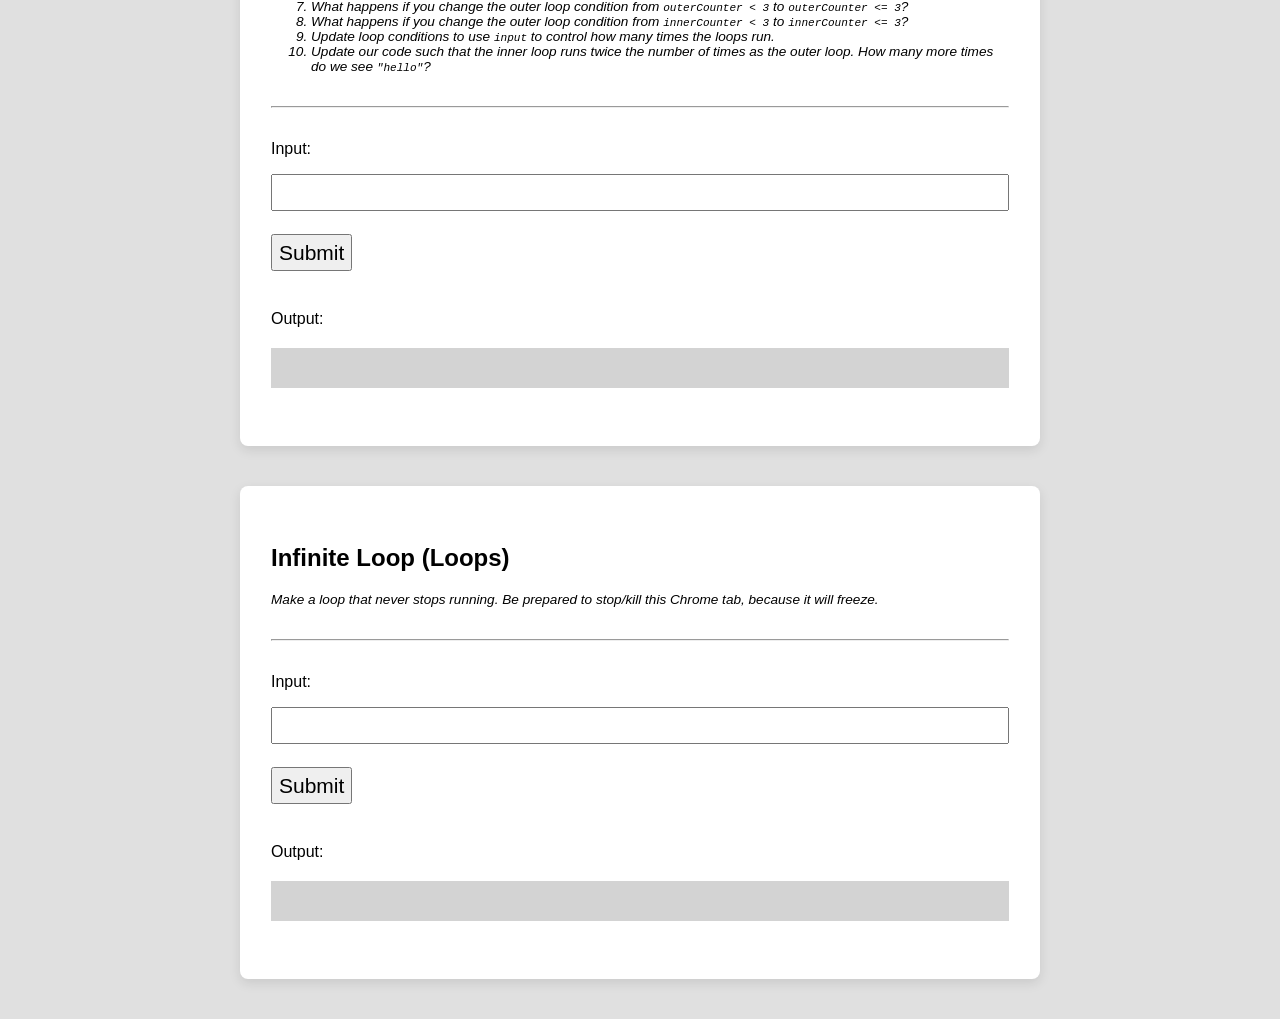
<file: day04-loops/pre-class/index.html>
<!--  All HTML files begin with the following line: -->
<!DOCTYPE html>
<!-- This indicates that the rest of the lines that follow are to be interpreted as HTML. It tells the browser about what document type to expect. -->

<!-- All text enclosed in angled brackets are known as HTML element tags. There are usually, but not always, starting and closing element "tags", each representing a HTML element.
The <html> element is known as the root element of a HTML page. All other elements are encased within it. -->
<html>
  <!-- The <head> element contains meta information about the HTML page, information that is not rendered or displayed by the browser -->
  <head>
    <!-- The meta tag defines meta information in the HTML document. In this case, we are defining the charset. UTF-8 allows us to use emojis in the CodeSandbox environment -->
    <meta charset="UTF-8" />
    <!-- The <title> element specifies a title for the HTML page (which is shown in the browser's title bar or in the page's tab) and is the default name given to a bookmark of a webpage. -->
    <title>Basics</title>
    <!-- The <link> element specifies a relationship between this HTML page and an external resource, namely the styles.css file here. For the syntax '../../' in '../../styles.css', we are referring to the styles.css file (in the main directory) found 2 folders above the current one. In this case, we are linking a stylesheet which is a CSS file containing information relating to the layout and style of the webpage. The syntax within the styles.css file is also referred to as CSS - Cascading Style Sheets. -->
    <link rel="stylesheet" href="../../styles.css" />
  </head>

  <!-- The <body> element defines the document's body, and is a container for all the visible contents that will be rendered by the browser.  -->
  <body>
    <!-- The <nav> tag semantically defines a set of navigation links. It doesn't have many properties different from a <div>, and exists purely for semantic naming. -->
    <nav>
      <!-- The <ul> tag represents an unordered list, where items in the list are rendered on a vertical bulleted list. While we are listing the days of the exercises on this navbar, we are positioning them horizontally without the bullets. This is done using CSS, and you can preview the syntax in styles.css (do a search for "nav ul"). -->
      <ul>
        <li>
          <!-- An <a> tag defines a hyperlink, linking one page to another. The page to link to will be added to the "href" property of the tag. -->
          <a href="../../index.html">Home</a>
        </li>
        <li>
          <!-- An <a> tag defines a hyperlink, linking one page to another. The page to link to will be added to the "href" property of the tag. -->
          <a
            href="../../day01-data-manipulation-and-functions/in-class/index.html"
            >Day 1</a
          >
        </li>
        <li>
          <a
            href="../../day02-if-statements-boolean-operators/in-class/index.html"
            >Day 2</a
          >
        </li>
        <li>
          <a href="../../day03-program-state/in-class/index.html">Day 3</a>
        </li>
        <li>
          <a href="../../day04-loops/in-class/index.html">Day 4</a>
        </li>
        <li>
          <a href="../../day05-mad-libs/in-class/index.html">Day 5</a>
        </li>
        <li>
          <a href="../../day07-moar-cards/in-class/index.html">Day 7</a>
        </li>
        <li class="project">
          <a href="../../project3-blackjack/index.html">Blackjack</a>
        </li>
        <li class="project">
          <a href="../../project2-beat-that/index.html">Beat That!</a>
        </li>
        <li class="project">
          <a href="../../project1-sps/index.html">Scissors Paper Stone</a>
        </li>
      </ul>
    </nav>
    <!-- The <h1> element defines a large heading. There are 6 pre-set header elements, <h1> to <h6> -->
    <h1 id="header">🚀 Basics Day 4: Pre-Class Exercises 🚀</h1>
    <div class="flex justify-content-center">
      <div class="button-group">
        <a href="../pre-class/index.html" class="active button-group-button"
          >Pre-Class</a
        >
        <a href="../in-class/index.html" class="button-group-button"
          >In-Class</a
        >
      </div>
    </div>
    <!-- The <hr> tag represents a horizontal rule. It is used if you want to add line dividers across your page. -->
    <hr />
    <!-- The <div> tag defines a division or a section in an HTML document, and is commonly use as a "container" for nested HTML elements. -->
    <div class="container">
      <h2>Follow Along (Loops)</h2>
      <div class="instructions-text">
        <p>Follow along and implement the code in the Loops module.</p>
      </div>
      <!-- The <hr> tag represents a horizontal rule. It is used if you want to add line dividers across your page. -->
      <hr />
      <!-- The <p> tag defines a paragraph element. -->
      <p>Input:</p>
      <!-- The self-closing <input /> tag represents a field for a user to enter input. -->
      <input id="follow-along-input-field" />
      <!-- The self-closing <br /> tag represents a line break - a line's worth of spacing before dispalying the next element. -->
      <br />
      <!-- The <button> tag represents.. you guessed it! a button. -->
      <button id="follow-along-submit-button">Submit</button>
      <p>Output:</p>
      <div class="output-div" id="follow-along-output-div"></div>
    </div>
    <!-- The <div> tag defines a division or a section in an HTML document, and is commonly use as a "container" for nested HTML elements. -->
    <div class="container">
      <h2>Simple Loop with Variations (Loops)</h2>
      <div class="instructions-text">
        <!-- The <ol> tag represents an ordered list, where items in the list can be ordered numerically. -->
        <ol>
          <!-- The <li> tag represents a list item, which has to be contained in an ordered list (<ol>) or an unordered list (<ul>). -->
          <li>
            Create a loop in the <code>simpleLoopMain</code> function. Make the
            loop run 6 times, adding "hello" to myOutputValue with each loop
            iteration.
          </li>
          <li>
            What happens if <code>counter</code> starts as a number other than
            zero?
          </li>
          <li>
            What happens if, inside the loop, you alter the
            <code>counter</code> by adding a number other than one?
          </li>
          <li>
            What happens if you change the condition inside the loop from
            <code>counter &lt; 6</code> to <code>counter &lt;= 6</code>?
          </li>
        </ol>
      </div>
      <!-- The <hr> tag represents a horizontal rule. It is used if you want to add line dividers across your page. -->
      <hr />
      <!-- The <p> tag defines a paragraph element. -->
      <p>Input:</p>
      <!-- The self-closing <input /> tag represents a field for a user to enter input. -->
      <input id="simple-loop-input-field" />
      <!-- The self-closing <br /> tag represents a line break - a line's worth of spacing before dispalying the next element. -->
      <br />
      <!-- The <button> tag represents.. you guessed it! a button. -->
      <button id="simple-loop-submit-button">Submit</button>
      <p>Output:</p>
      <div class="output-div" id="simple-loop-output-div"></div>
    </div>
    <!-- The <div> tag defines a division or a section in an HTML document, and is commonly use as a "container" for nested HTML elements. -->
    <div class="container">
      <h2>Loop within Loop (Loops)</h2>
      <div class="instructions-text">
        <!-- The <ol> tag represents an ordered list, where items in the list can be ordered numerically. -->
        <ol>
          <!-- The <li> tag represents a list item, which has to be contained in an ordered list (<ol>) or an unordered list (<ul>). -->
          <li>
            Create nested loops in the <code>loopWithinLoop</code> function,
            where the outer loop runs 3 times and the inner loop runs 3 times
            per outer loop. Concatenate <code>"hello"</code> to myOutputValue in
            the inner loop. How many times do we see <code>"hello"</code>?
          </li>
          <li>
            Add "<code>&lt;br /&gt;</code>" to <code>myOutputValue</code> in the
            outer loop so that the program makes a new line for each outer loop.
          </li>
          <li>
            What happens if <code>outerCounter</code> starts as a number other
            than zero?
          </li>
          <li>
            What happens if <code>innerCounter</code> starts as a number other
            than zero?
          </li>
          <li>
            What happens if, inside the loop, you alter
            <code>outerCounter</code> by adding a number other than one?
          </li>
          <li>
            What happens if, inside the loop, you alter
            <code>innerCounter</code> by adding a number other than one?
          </li>
          <li>
            What happens if you change the outer loop condition from
            <code>outerCounter &lt; 3</code> to
            <code>outerCounter &lt;= 3</code>?
          </li>
          <li>
            What happens if you change the outer loop condition from
            <code>innerCounter &lt; 3</code> to
            <code>innerCounter &lt;= 3</code>?
          </li>
          <li>
            Update loop conditions to use <code>input</code> to control how many
            times the loops run.
          </li>
          <li>
            Update our code such that the inner loop runs twice the number of
            times as the outer loop. How many more times do we see
            <code>"hello"</code>?
          </li>
        </ol>
      </div>
      <!-- The <hr> tag represents a horizontal rule. It is used if you want to add line dividers across your page. -->
      <hr />
      <!-- The <p> tag defines a paragraph element. -->
      <p>Input:</p>
      <!-- The self-closing <input /> tag represents a field for a user to enter input. -->
      <input id="loop-within-loop-input-field" />
      <!-- The self-closing <br /> tag represents a line break - a line's worth of spacing before dispalying the next element. -->
      <br />
      <!-- The <button> tag represents.. you guessed it! a button. -->
      <button id="loop-within-loop-submit-button">Submit</button>
      <p>Output:</p>
      <div class="output-div" id="loop-within-loop-output-div"></div>
    </div>
    <!-- The <div> tag defines a division or a section in an HTML document, and is commonly use as a "container" for nested HTML elements. -->
    <div class="container">
      <h2>Infinite Loop (Loops)</h2>
      <div class="instructions-text">
        <p>
          Make a loop that never stops running. Be prepared to stop/kill this
          Chrome tab, because it will freeze.
        </p>
      </div>
      <!-- The <hr> tag represents a horizontal rule. It is used if you want to add line dividers across your page. -->
      <hr />
      <!-- The <p> tag defines a paragraph element. -->
      <p>Input:</p>
      <!-- The self-closing <input /> tag represents a field for a user to enter input. -->
      <input id="infinite-loop-input-field" />
      <!-- The self-closing <br /> tag represents a line break - a line's worth of spacing before dispalying the next element. -->
      <br />
      <!-- The <button> tag represents.. you guessed it! a button. -->
      <button id="infinite-loop-submit-button">Submit</button>
      <p>Output:</p>
      <div class="output-div" id="infinite-loop-output-div"></div>
    </div>
    <!-- Everything below this is incorporating JavaScript programming logic into the webpage. -->
    <!-- The script tag encloses JavaScript syntax for the browser to interpret programtically -->
    <!-- The following line imports all code written in the script.js file -->
    <script src="script.js"></script>
    <!-- Define button click functionality -->
    <script>
      // Declare and define variables that represents the Submit Button for each exercise
      var followAlongButton = document.querySelector(
        "#follow-along-submit-button"
      );
      var simpleLoopButton = document.querySelector(
        "#simple-loop-submit-button"
      );
      var loopWithinLoopButton = document.querySelector(
        "#loop-within-loop-submit-button"
      );
      var infiniteLoopButton = document.querySelector(
        "#infinite-loop-submit-button"
      );

      // When the submit button is clicked, access the text entered by the user in the input field
      // And pass it as an input parameter to the main function as defined in script.js
      followAlongButton.addEventListener("click", function () {
        // Set result to input value
        var input = document.querySelector("#follow-along-input-field");
        // Store the output of the main function in a new variable
        var result = followAlongMain(input.value);

        // Display result in output element
        var output = document.querySelector("#follow-along-output-div");
        output.innerHTML = result;

        // Reset input value
        input.value = "";
      });

      simpleLoopButton.addEventListener("click", function () {
        // Set result to input value
        var input = document.querySelector("#simple-loop-input-field");
        // Store the output of the main function in a new variable
        var result = simpleLoopMain(input.value);

        // Display result in output element
        var output = document.querySelector("#simple-loop-output-div");
        output.innerHTML = result;

        // Reset input value
        input.value = "";
      });

      loopWithinLoopButton.addEventListener("click", function () {
        // Set result to input value
        var input = document.querySelector("#loop-within-loop-input-field");
        // Store the output of the main function in a new variable
        var result = loopWithinLoopMain(input.value);

        // Display result in output element
        var output = document.querySelector("#loop-within-loop-output-div");
        output.innerHTML = result;

        // Reset input value
        input.value = "";
      });

      infiniteLoopButton.addEventListener("click", function () {
        // Set result to input value
        var input = document.querySelector("#infinite-loop-input-field");
        // Store the output of the main function in a new variable
        var result = infiniteLoopMain(input.value);

        // Display result in output element
        var output = document.querySelector("#infinite-loop-output-div");
        output.innerHTML = result;

        // Reset input value
        input.value = "";
      });
    </script>
  </body>
</html>
</file>
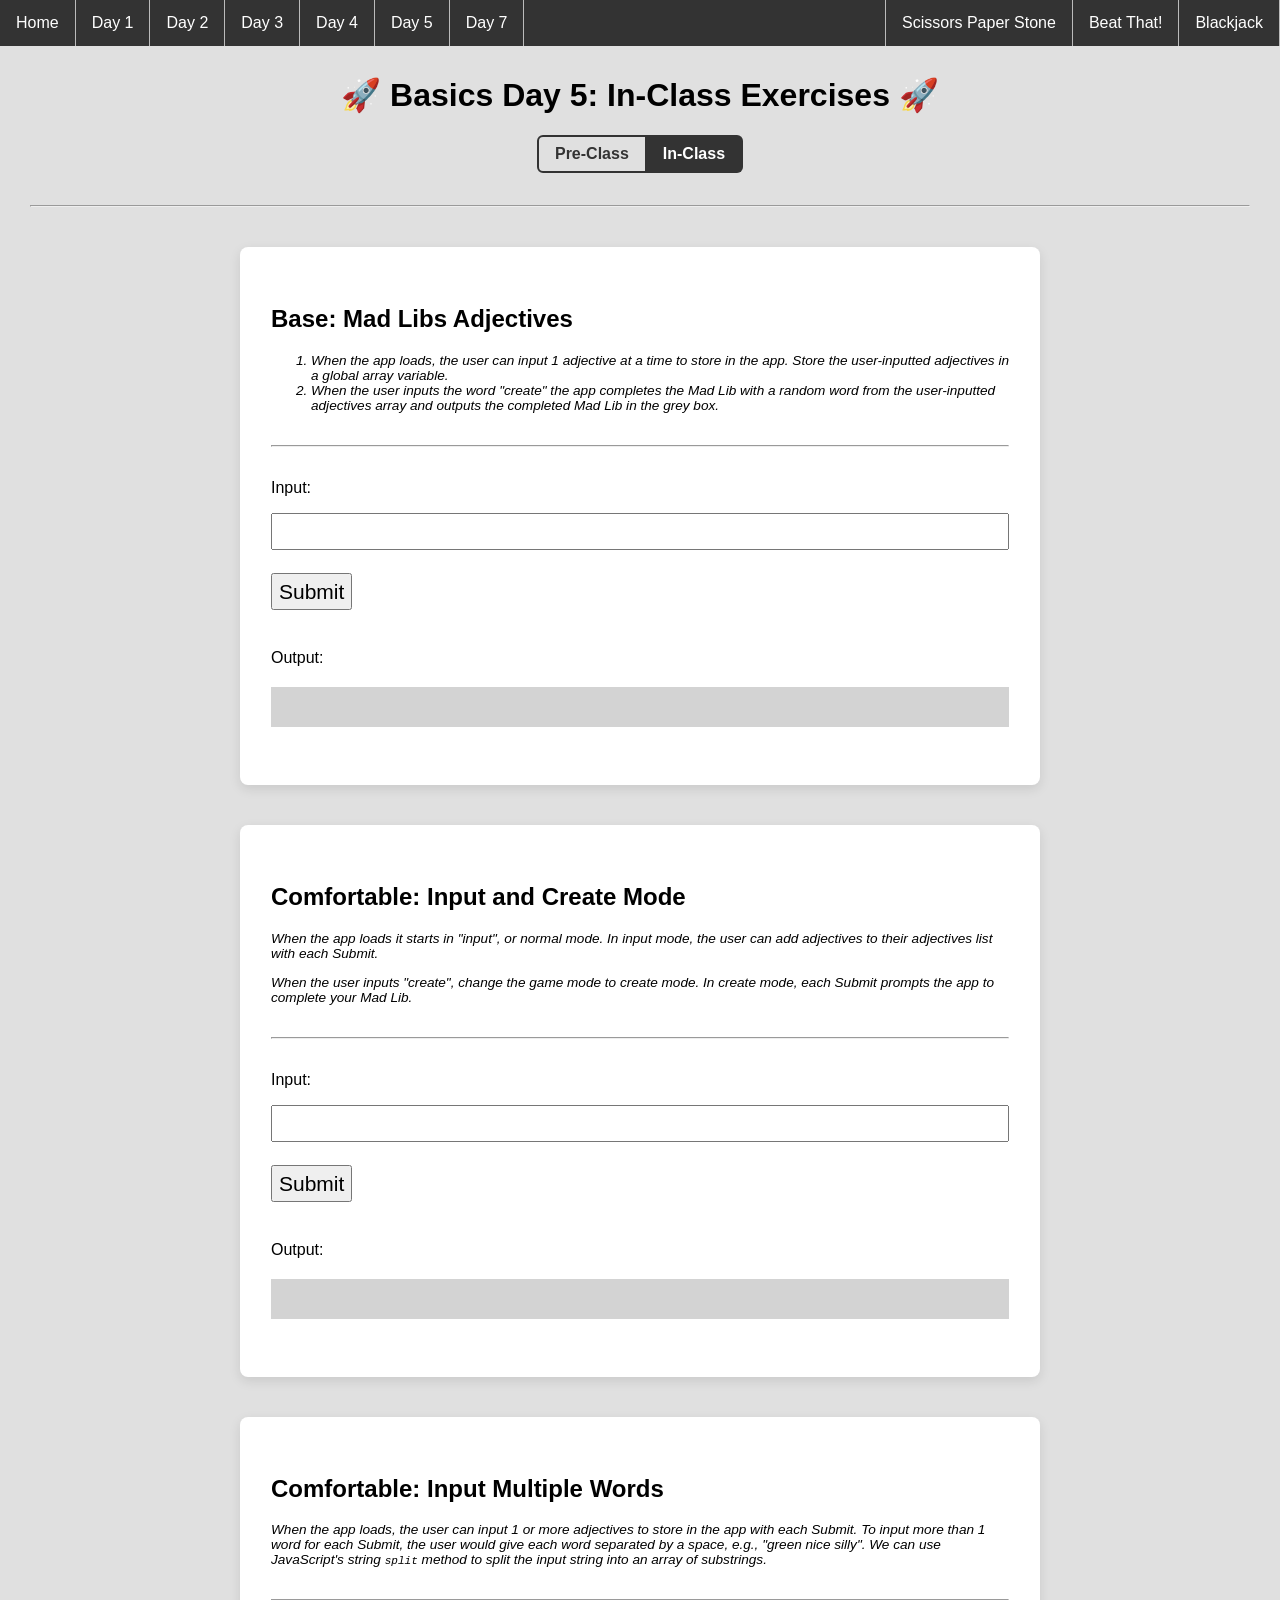
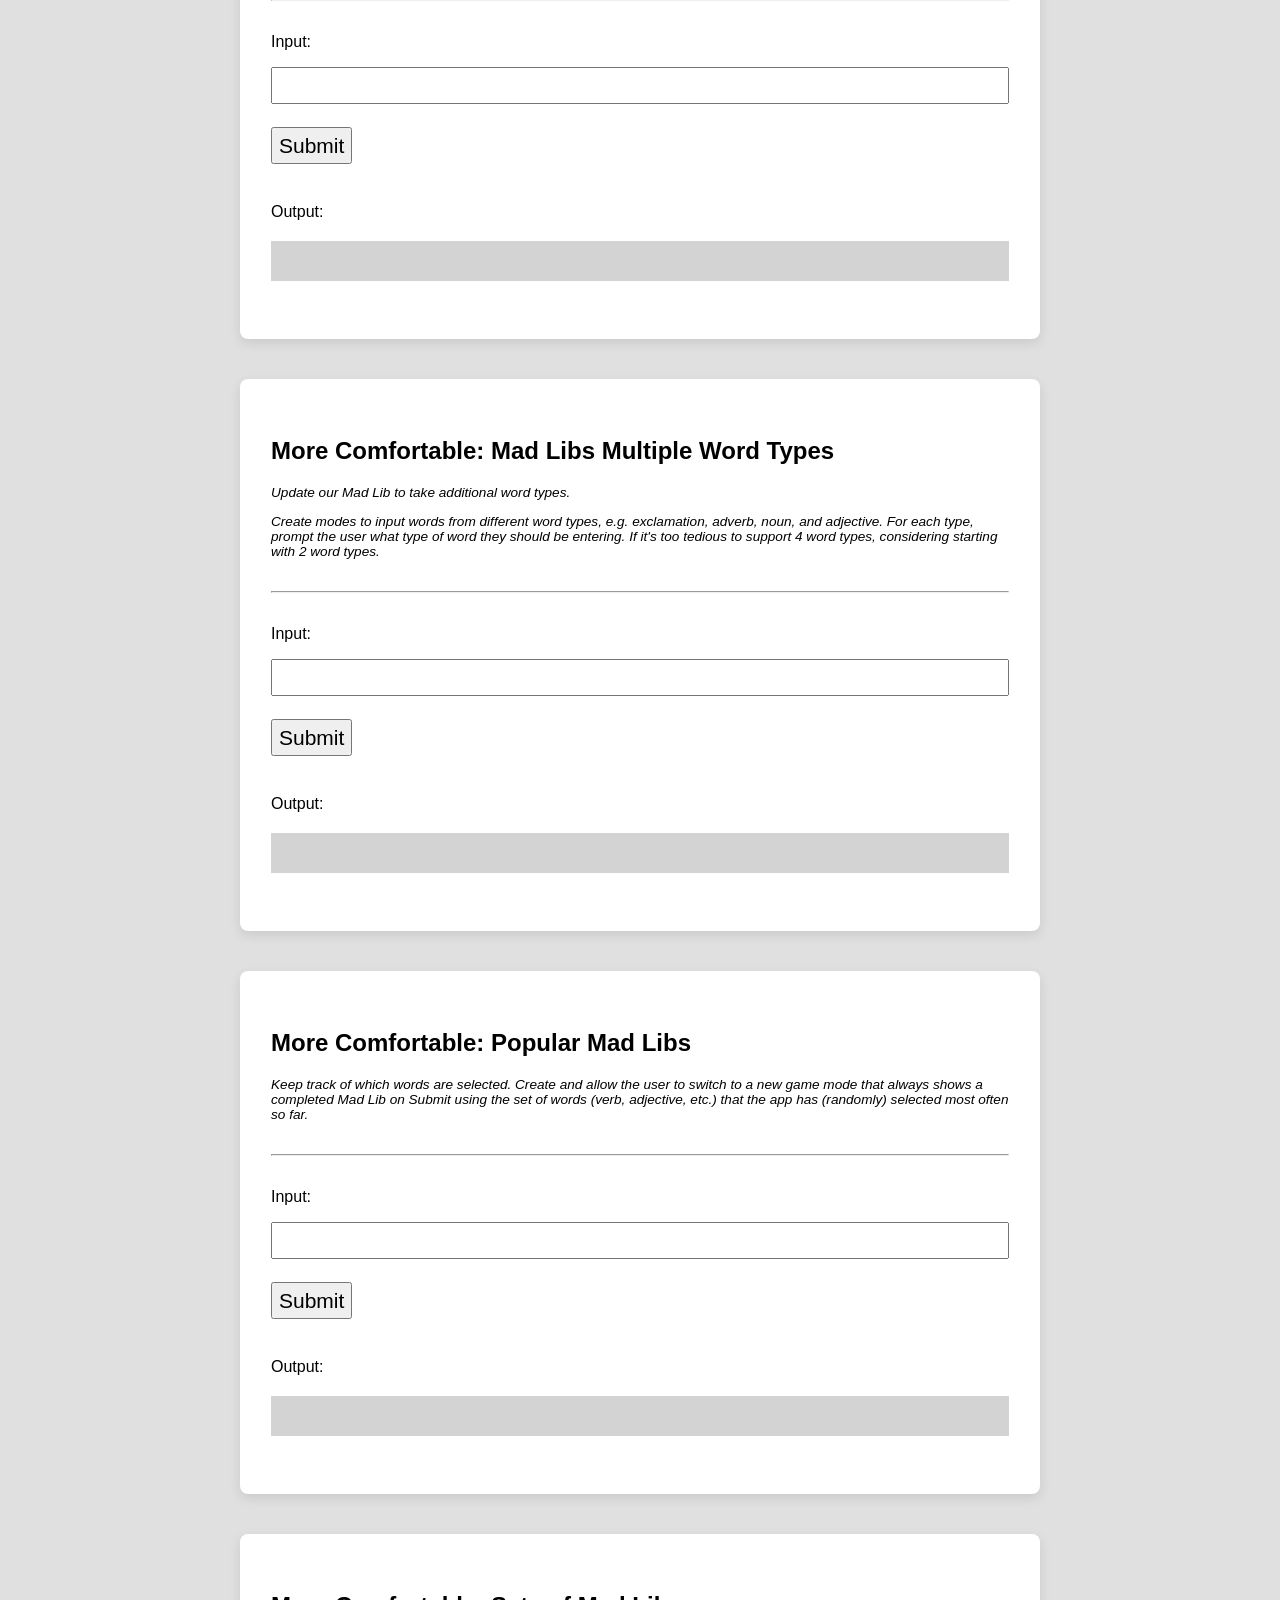
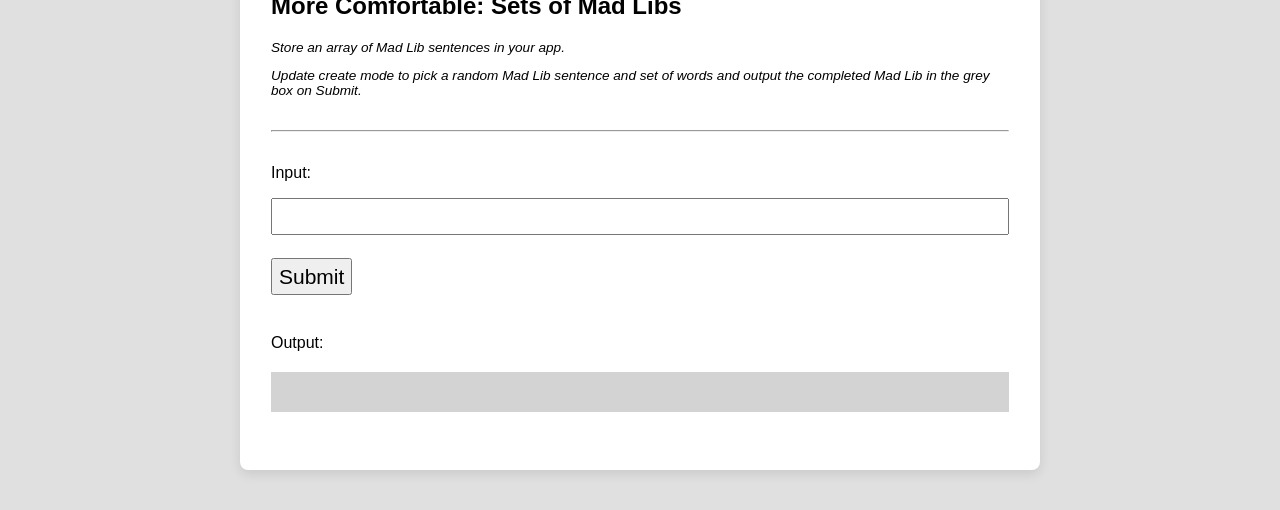
<file: day05-mad-libs/in-class/index.html>
<!--  All HTML files begin with the following line: -->
<!DOCTYPE html>
<!-- This indicates that the rest of the lines that follow are to be interpreted as HTML. It tells the browser about what document type to expect. -->

<!-- All text enclosed in angled brackets are known as HTML element tags. There are usually, but not always, starting and closing element "tags", each representing a HTML element.
The <html> element is known as the root element of a HTML page. All other elements are encased within it. -->
<html>
  <!-- The <head> element contains meta information about the HTML page, information that is not rendered or displayed by the browser -->
  <head>
    <!-- The meta tag defines meta information in the HTML document. In this case, we are defining the charset. UTF-8 allows us to use emojis in the CodeSandbox environment -->
    <meta charset="UTF-8" />
    <!-- The <title> element specifies a title for the HTML page (which is shown in the browser's title bar or in the page's tab) and is the default name given to a bookmark of a webpage. -->
    <title>Basics</title>
    <!-- The <link> element specifies a relationship between this HTML page and an external resource, namely the styles.css file here. For the syntax '../../' in '../../styles.css', we are referring to the styles.css file (in the main directory) found 2 folders above the current one. In this case, we are linking a stylesheet which is a CSS file containing information relating to the layout and style of the webpage. The syntax within the styles.css file is also referred to as CSS - Cascading Style Sheets. -->
    <link rel="stylesheet" href="../../styles.css" />
  </head>

  <!-- The <body> element defines the document's body, and is a container for all the visible contents that will be rendered by the browser.  -->
  <body>
    <!-- The <nav> tag semantically defines a set of navigation links. It doesn't have many properties different from a <div>, and exists purely for semantic naming. -->
    <nav>
      <!-- The <ul> tag represents an unordered list, where items in the list are rendered on a vertical bulleted list. While we are listing the days of the exercises on this navbar, we are positioning them horizontally without the bullets. This is done using CSS, and you can preview the syntax in styles.css (do a search for "nav ul"). -->
      <ul>
        <li>
          <!-- An <a> tag defines a hyperlink, linking one page to another. The page to link to will be added to the "href" property of the tag. -->
          <a href="../../index.html">Home</a>
        </li>
        <li>
          <!-- An <a> tag defines a hyperlink, linking one page to another. The page to link to will be added to the "href" property of the tag. -->
          <a
            href="../../day01-data-manipulation-and-functions/in-class/index.html"
            >Day 1</a
          >
        </li>
        <li>
          <a
            href="../../day02-if-statements-boolean-operators/in-class/index.html"
            >Day 2</a
          >
        </li>
        <li>
          <a href="../../day03-program-state/in-class/index.html">Day 3</a>
        </li>
        <li>
          <a href="../../day04-loops/in-class/index.html">Day 4</a>
        </li>
        <li>
          <a href="../../day05-mad-libs/in-class/index.html">Day 5</a>
        </li>
        <li>
          <a href="../../day07-moar-cards/in-class/index.html">Day 7</a>
        </li>
        <li class="project">
          <a href="../../project3-blackjack/index.html">Blackjack</a>
        </li>
        <li class="project">
          <a href="../../project2-beat-that/index.html">Beat That!</a>
        </li>
        <li class="project">
          <a href="../../project1-sps/index.html">Scissors Paper Stone</a>
        </li>
      </ul>
    </nav>
    <!-- The <h1> element defines a large heading. There are 6 pre-set header elements, <h1> to <h6> -->
    <h1 id="header">🚀 Basics Day 5: In-Class Exercises 🚀</h1>
    <div class="flex justify-content-center">
      <div class="button-group">
        <a href="../pre-class/index.html" class="button-group-button"
          >Pre-Class</a
        >
        <a href="../in-class/index.html" class="active button-group-button"
          >In-Class</a
        >
      </div>
    </div>
    <!-- The <hr> tag represents a horizontal rule. It is used if you want to add line dividers across your page. -->
    <hr />
    <!-- The <div> tag defines a division or a section in an HTML document, and is commonly use as a "container" for nested HTML elements. -->
    <div class="container">
      <h2>Base: Mad Libs Adjectives</h2>
      <div class="instructions-text">
        <!-- The <ol> tag represents an ordered list, where items in the list can be ordered numerically. -->
        <ol>
          <!-- The <li> tag represents a list item, which has to be contained in an ordered list (<ol>) or an unordered list (<ul>). -->
          <li>
            When the app loads, the user can input 1 adjective at a time to
            store in the app. Store the user-inputted adjectives in a global
            array variable.
          </li>
          <li>
            When the user inputs the word "create" the app completes the Mad Lib
            with a random word from the user-inputted adjectives array and
            outputs the completed Mad Lib in the grey box.
          </li>
        </ol>
      </div>
      <!-- The <hr> tag represents a horizontal rule. It is used if you want to add line dividers across your page. -->
      <hr />
      <!-- The <p> tag defines a paragraph element. -->
      <p>Input:</p>
      <!-- The self-closing <input /> tag represents a field for a user to enter input. -->
      <input id="mad-libs-adjectives-input-field" />
      <!-- The self-closing <br /> tag represents a line break - a line's worth of spacing before dispalying the next element. -->
      <br />
      <!-- The <button> tag represents.. you guessed it! a button. -->
      <button id="mad-libs-adjectives-submit-button">Submit</button>
      <p>Output:</p>
      <div class="output-div" id="mad-libs-adjectives-output-div"></div>
    </div>
    <!-- The <div> tag defines a division or a section in an HTML document, and is commonly use as a "container" for nested HTML elements. -->
    <div class="container">
      <h2>Comfortable: Input and Create Mode</h2>
      <div class="instructions-text">
        <p>
          When the app loads it starts in "input", or normal mode. In input
          mode, the user can add adjectives to their adjectives list with each
          Submit.
        </p>
        <p>
          When the user inputs "create", change the game mode to create mode. In
          create mode, each Submit prompts the app to complete your Mad Lib.
        </p>
      </div>
      <!-- The <hr> tag represents a horizontal rule. It is used if you want to add line dividers across your page. -->
      <hr />
      <!-- The <p> tag defines a paragraph element. -->
      <p>Input:</p>
      <!-- The self-closing <input /> tag represents a field for a user to enter input. -->
      <input id="mad-libs-input-create-input-field" />
      <!-- The self-closing <br /> tag represents a line break - a line's worth of spacing before dispalying the next element. -->
      <br />
      <!-- The <button> tag represents.. you guessed it! a button. -->
      <button id="mad-libs-input-create-submit-button">Submit</button>
      <p>Output:</p>
      <div class="output-div" id="mad-libs-input-create-output-div"></div>
    </div>
    <!-- The <div> tag defines a division or a section in an HTML document, and is commonly use as a "container" for nested HTML elements. -->
    <div class="container">
      <h2>Comfortable: Input Multiple Words</h2>
      <div class="instructions-text">
        <p>
          When the app loads, the user can input 1 or more adjectives to store
          in the app with each Submit. To input more than 1 word for each
          Submit, the user would give each word separated by a space, e.g.,
          "green nice silly". We can use JavaScript's string
          <code>split</code> method to split the input string into an array of
          substrings.
        </p>
      </div>
      <!-- The <hr> tag represents a horizontal rule. It is used if you want to add line dividers across your page. -->
      <hr />
      <!-- The <p> tag defines a paragraph element. -->
      <p>Input:</p>
      <!-- The self-closing <input /> tag represents a field for a user to enter input. -->
      <input id="mad-libs-multiple-words-input-field" />
      <!-- The self-closing <br /> tag represents a line break - a line's worth of spacing before dispalying the next element. -->
      <br />
      <!-- The <button> tag represents.. you guessed it! a button. -->
      <button id="mad-libs-multiple-words-submit-button">Submit</button>
      <p>Output:</p>
      <div class="output-div" id="mad-libs-multiple-words-output-div"></div>
    </div>
    <!-- The <div> tag defines a division or a section in an HTML document, and is commonly use as a "container" for nested HTML elements. -->
    <div class="container">
      <h2>More Comfortable: Mad Libs Multiple Word Types</h2>
      <div class="instructions-text">
        <p>Update our Mad Lib to take additional word types.</p>
        <p>
          Create modes to input words from different word types, e.g.
          exclamation, adverb, noun, and adjective. For each type, prompt the
          user what type of word they should be entering. If it's too tedious to
          support 4 word types, considering starting with 2 word types.
        </p>
      </div>
      <!-- The <hr> tag represents a horizontal rule. It is used if you want to add line dividers across your page. -->
      <hr />
      <!-- The <p> tag defines a paragraph element. -->
      <p>Input:</p>
      <!-- The self-closing <input /> tag represents a field for a user to enter input. -->
      <input id="mad-libs-multiple-types-input-field" />
      <!-- The self-closing <br /> tag represents a line break - a line's worth of spacing before dispalying the next element. -->
      <br />
      <!-- The <button> tag represents.. you guessed it! a button. -->
      <button id="mad-libs-multiple-types-submit-button">Submit</button>
      <p>Output:</p>
      <div class="output-div" id="mad-libs-multiple-types-output-div"></div>
    </div>
    <!-- The <div> tag defines a division or a section in an HTML document, and is commonly use as a "container" for nested HTML elements. -->
    <div class="container">
      <h2>More Comfortable: Popular Mad Libs</h2>
      <div class="instructions-text">
        <p>
          Keep track of which words are selected. Create and allow the user to
          switch to a new game mode that always shows a completed Mad Lib on
          Submit using the set of words (verb, adjective, etc.) that the app has
          (randomly) selected most often so far.
        </p>
      </div>
      <!-- The <hr> tag represents a horizontal rule. It is used if you want to add line dividers across your page. -->
      <hr />
      <!-- The <p> tag defines a paragraph element. -->
      <p>Input:</p>
      <!-- The self-closing <input /> tag represents a field for a user to enter input. -->
      <input id="mad-libs-popular-input-field" />
      <!-- The self-closing <br /> tag represents a line break - a line's worth of spacing before dispalying the next element. -->
      <br />
      <!-- The <button> tag represents.. you guessed it! a button. -->
      <button id="mad-libs-popular-submit-button">Submit</button>
      <p>Output:</p>
      <div class="output-div" id="mad-libs-popular-output-div"></div>
    </div>

    <!-- The <div> tag defines a division or a section in an HTML document, and is commonly use as a "container" for nested HTML elements. -->
    <div class="container">
      <h2>More Comfortable: Sets of Mad Libs</h2>
      <div class="instructions-text">
        <p>Store an array of Mad Lib sentences in your app.</p>
        <p>
          Update create mode to pick a random Mad Lib sentence and set of words
          and output the completed Mad Lib in the grey box on Submit.
        </p>
      </div>
      <!-- The <hr> tag represents a horizontal rule. It is used if you want to add line dividers across your page. -->
      <hr />
      <!-- The <p> tag defines a paragraph element. -->
      <p>Input:</p>
      <!-- The self-closing <input /> tag represents a field for a user to enter input. -->
      <input id="mad-libs-sets-input-field" />
      <!-- The self-closing <br /> tag represents a line break - a line's worth of spacing before dispalying the next element. -->
      <br />
      <!-- The <button> tag represents.. you guessed it! a button. -->
      <button id="mad-libs-sets-submit-button">Submit</button>
      <p>Output:</p>
      <div class="output-div" id="mad-libs-sets-output-div"></div>
    </div>
    <!-- Everything below this is incorporating JavaScript programming logic into the webpage. -->
    <!-- The script tag encloses JavaScript syntax for the browser to interpret programtically -->
    <!-- The following line imports all code written in the script.js file -->
    <script src="script.js"></script>
    <!-- Define button click functionality -->
    <script>
      // Declare and define variables that represents the Submit Button for each exercise
      var madLibsAdjectivesButton = document.querySelector(
        "#mad-libs-adjectives-submit-button"
      );
      var madLibsPopularButton = document.querySelector(
        "#mad-libs-popular-submit-button"
      );
      var madLibsInputCreateButton = document.querySelector(
        "#mad-libs-input-create-submit-button"
      );
      var madLibsMultipleWordsButton = document.querySelector(
        "#mad-libs-multiple-words-submit-button"
      );
      var madLibsMultipleTypesButton = document.querySelector(
        "#mad-libs-multiple-types-submit-button"
      );
      var madLibsSetsButton = document.querySelector(
        "#mad-libs-sets-submit-button"
      );

      // When the submit button is clicked, access the text entered by the user in the input field
      // And pass it as an input parameter to the main function as defined in script.js
      madLibsAdjectivesButton.addEventListener("click", function () {
        // Set result to input value
        var input = document.querySelector("#mad-libs-adjectives-input-field");
        // Store the output of the main function in a new variable
        var result = madLibsAdjectivesMain(input.value);

        // Display result in output element
        var output = document.querySelector("#mad-libs-adjectives-output-div");
        output.innerHTML = result;

        // Reset input value
        input.value = "";
      });

      madLibsPopularButton.addEventListener("click", function () {
        // Set result to input value
        var input = document.querySelector("#mad-libs-popular-input-field");
        // Store the output of the main function in a new variable
        var result = madLibsPopularMain(input.value);

        // Display result in output element
        var output = document.querySelector("#mad-libs-popular-output-div");
        output.innerHTML = result;

        // Reset input value
        input.value = "";
      });

      madLibsInputCreateButton.addEventListener("click", function () {
        // Set result to input value
        var input = document.querySelector(
          "#mad-libs-input-create-input-field"
        );
        // Store the output of the main function in a new variable
        var result = madLibsInputCreateMain(input.value);

        // Display result in output element
        var output = document.querySelector(
          "#mad-libs-input-create-output-div"
        );
        output.innerHTML = result;

        // Reset input value
        input.value = "";
      });

      madLibsMultipleWordsButton.addEventListener("click", function () {
        // Set result to input value
        var input = document.querySelector(
          "#mad-libs-multiple-words-input-field"
        );
        // Store the output of the main function in a new variable
        var result = madLibsMultipleWordsMain(input.value);

        // Display result in output element
        var output = document.querySelector(
          "#mad-libs-multiple-words-output-div"
        );
        output.innerHTML = result;

        // Reset input value
        input.value = "";
      });

      madLibsMultipleTypesButton.addEventListener("click", function () {
        // Set result to input value
        var input = document.querySelector(
          "#mad-libs-multiple-types-input-field"
        );
        // Store the output of the main function in a new variable
        var result = madLibsMultipleTypesMain(input.value);

        // Display result in output element
        var output = document.querySelector(
          "#mad-libs-multiple-types-output-div"
        );
        output.innerHTML = result;

        // Reset input value
        input.value = "";
      });

      madLibsSetsButton.addEventListener("click", function () {
        // Set result to input value
        var input = document.querySelector("#mad-libs-sets-input-field");
        // Store the output of the main function in a new variable
        var result = madLibsSetsMain(input.value);

        // Display result in output element
        var output = document.querySelector("#mad-libs-sets-output-div");
        output.innerHTML = result;

        // Reset input value
        input.value = "";
      });
    </script>
  </body>
</html>
</file>
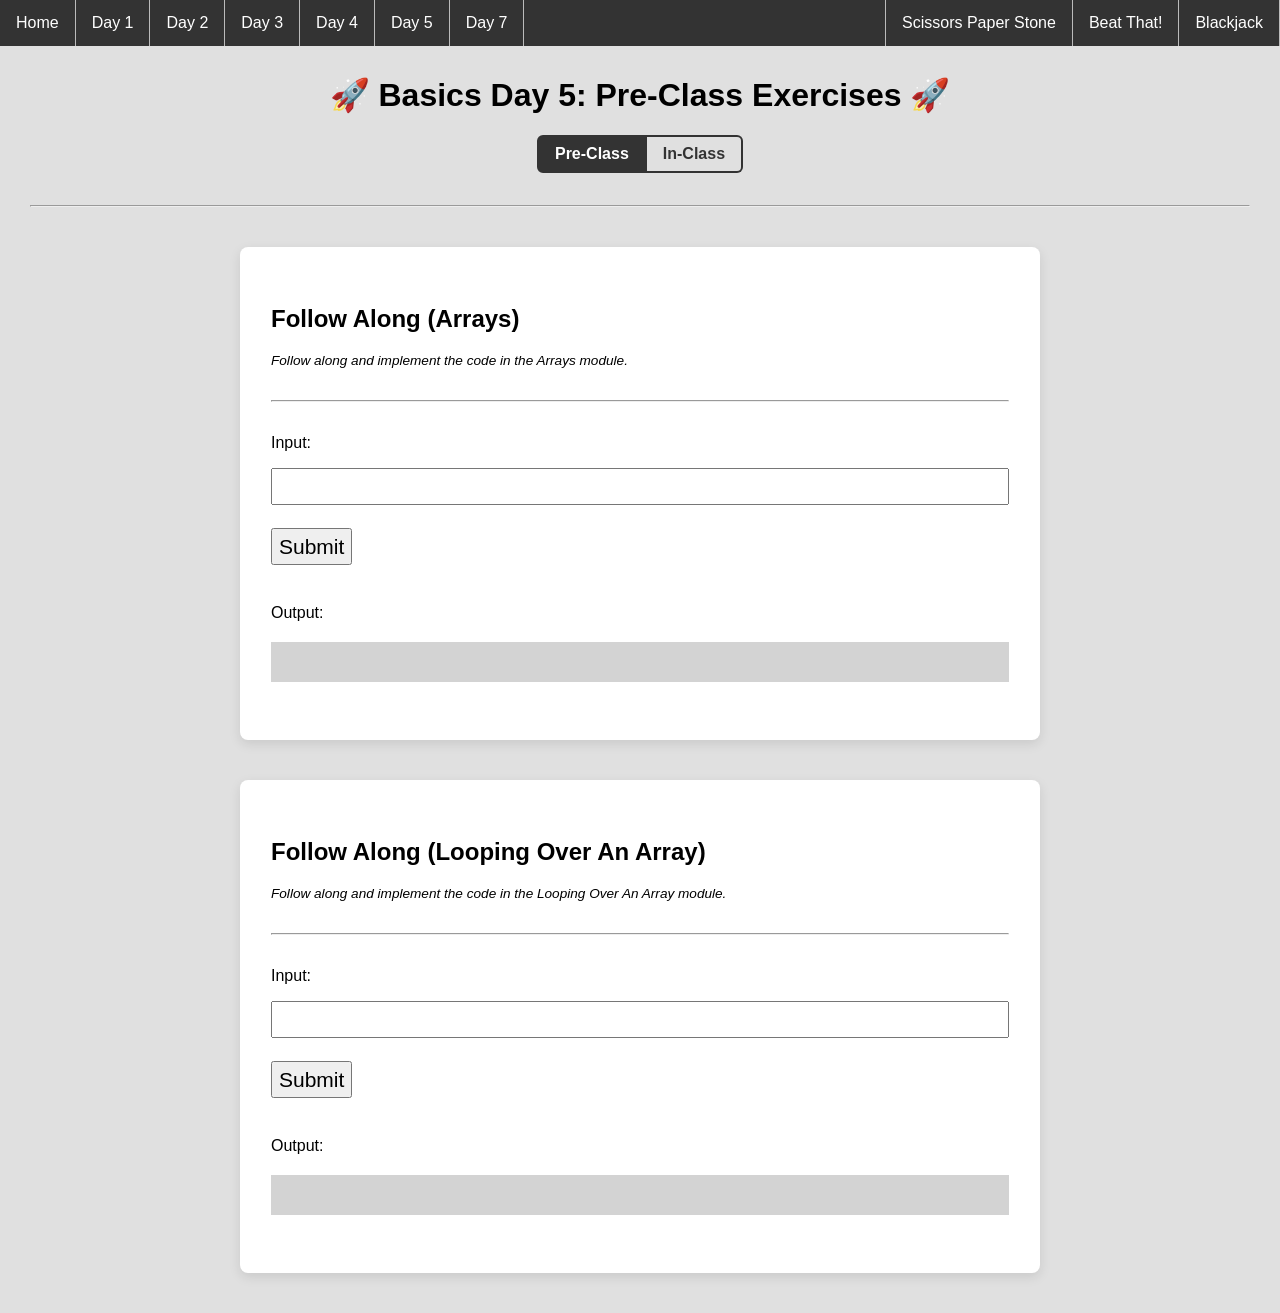
<file: day05-mad-libs/pre-class/index.html>
<!--  All HTML files begin with the following line: -->
<!DOCTYPE html>
<!-- This indicates that the rest of the lines that follow are to be interpreted as HTML. It tells the browser about what document type to expect. -->

<!-- All text enclosed in angled brackets are known as HTML element tags. There are usually, but not always, starting and closing element "tags", each representing a HTML element.
The <html> element is known as the root element of a HTML page. All other elements are encased within it. -->
<html>
  <!-- The <head> element contains meta information about the HTML page, information that is not rendered or displayed by the browser -->
  <head>
    <!-- The meta tag defines meta information in the HTML document. In this case, we are defining the charset. UTF-8 allows us to use emojis in the CodeSandbox environment -->
    <meta charset="UTF-8" />
    <!-- The <title> element specifies a title for the HTML page (which is shown in the browser's title bar or in the page's tab) and is the default name given to a bookmark of a webpage. -->
    <title>Basics</title>
    <!-- The <link> element specifies a relationship between this HTML page and an external resource, namely the styles.css file here. For the syntax '../../' in '../../styles.css', we are referring to the styles.css file (in the main directory) found 2 folders above the current one. In this case, we are linking a stylesheet which is a CSS file containing information relating to the layout and style of the webpage. The syntax within the styles.css file is also referred to as CSS - Cascading Style Sheets. -->
    <link rel="stylesheet" href="../../styles.css" />
  </head>

  <!-- The <body> element defines the document's body, and is a container for all the visible contents that will be rendered by the browser.  -->
  <body>
    <!-- The <nav> tag semantically defines a set of navigation links. It doesn't have many properties different from a <div>, and exists purely for semantic naming. -->
    <nav>
      <!-- The <ul> tag represents an unordered list, where items in the list are rendered on a vertical bulleted list. While we are listing the days of the exercises on this navbar, we are positioning them horizontally without the bullets. This is done using CSS, and you can preview the syntax in styles.css (do a search for "nav ul"). -->
      <ul>
        <li>
          <!-- An <a> tag defines a hyperlink, linking one page to another. The page to link to will be added to the "href" property of the tag. -->
          <a href="../../index.html">Home</a>
        </li>
        <li>
          <!-- An <a> tag defines a hyperlink, linking one page to another. The page to link to will be added to the "href" property of the tag. -->
          <a
            href="../../day01-data-manipulation-and-functions/in-class/index.html"
            >Day 1</a
          >
        </li>
        <li>
          <a
            href="../../day02-if-statements-boolean-operators/in-class/index.html"
            >Day 2</a
          >
        </li>
        <li>
          <a href="../../day03-program-state/in-class/index.html">Day 3</a>
        </li>
        <li>
          <a href="../../day04-loops/in-class/index.html">Day 4</a>
        </li>
        <li>
          <a href="../../day05-mad-libs/in-class/index.html">Day 5</a>
        </li>
        <li>
          <a href="../../day07-moar-cards/in-class/index.html">Day 7</a>
        </li>
        <li class="project">
          <a href="../../project3-blackjack/index.html">Blackjack</a>
        </li>
        <li class="project">
          <a href="../../project2-beat-that/index.html">Beat That!</a>
        </li>
        <li class="project">
          <a href="../../project1-sps/index.html">Scissors Paper Stone</a>
        </li>
      </ul>
    </nav>
    <!-- The <h1> element defines a large heading. There are 6 pre-set header elements, <h1> to <h6> -->
    <h1 id="header">🚀 Basics Day 5: Pre-Class Exercises 🚀</h1>
    <div class="flex justify-content-center">
      <div class="button-group">
        <a href="../pre-class/index.html" class="active button-group-button"
          >Pre-Class</a
        >
        <a href="../in-class/index.html" class="button-group-button"
          >In-Class</a
        >
      </div>
    </div>
    <!-- The <hr> tag represents a horizontal rule. It is used if you want to add line dividers across your page. -->
    <hr />
    <!-- The <div> tag defines a division or a section in an HTML document, and is commonly use as a "container" for nested HTML elements. -->
    <div class="container">
      <h2>Follow Along (Arrays)</h2>
      <div class="instructions-text">
        <p>Follow along and implement the code in the Arrays module.</p>
      </div>
      <!-- The <hr> tag represents a horizontal rule. It is used if you want to add line dividers across your page. -->
      <hr />
      <!-- The <p> tag defines a paragraph element. -->
      <p>Input:</p>
      <!-- The self-closing <input /> tag represents a field for a user to enter input. -->
      <input id="follow-arrays-input-field" />
      <!-- The self-closing <br /> tag represents a line break - a line's worth of spacing before dispalying the next element. -->
      <br />
      <!-- The <button> tag represents.. you guessed it! a button. -->
      <button id="follow-arrays-submit-button">Submit</button>
      <p>Output:</p>
      <div class="output-div" id="follow-arrays-output-div"></div>
    </div>
    <!-- The <div> tag defines a division or a section in an HTML document, and is commonly use as a "container" for nested HTML elements. -->
    <div class="container">
      <h2>Follow Along (Looping Over An Array)</h2>
      <div class="instructions-text">
        <p>
          Follow along and implement the code in the Looping Over An Array
          module.
        </p>
      </div>
      <!-- The <hr> tag represents a horizontal rule. It is used if you want to add line dividers across your page. -->
      <hr />
      <!-- The <p> tag defines a paragraph element. -->
      <p>Input:</p>
      <!-- The self-closing <input /> tag represents a field for a user to enter input. -->
      <input id="follow-arrays-loops-input-field" />
      <!-- The self-closing <br /> tag represents a line break - a line's worth of spacing before dispalying the next element. -->
      <br />
      <!-- The <button> tag represents.. you guessed it! a button. -->
      <button id="follow-arrays-loops-submit-button">Submit</button>
      <p>Output:</p>
      <div class="output-div" id="follow-arrays-loops-output-div"></div>
    </div>
    <!-- Everything below this is incorporating JavaScript programming logic into the webpage. -->
    <!-- The script tag encloses JavaScript syntax for the browser to interpret programtically -->
    <!-- The following line imports all code written in the script.js file -->
    <script src="script.js"></script>
    <!-- Define button click functionality -->
    <script>
      // Declare and define variables that represents the Submit Button for each exercise
      var followArraysButton = document.querySelector(
        "#follow-arrays-submit-button"
      );
      var followArraysLoopsButton = document.querySelector(
        "#follow-arrays-loops-submit-button"
      );

      // When the submit button is clicked, access the text entered by the user in the input field
      // And pass it as an input parameter to the main function as defined in script.js
      followArraysButton.addEventListener("click", function () {
        // Set result to input value
        var input = document.querySelector("#follow-arrays-input-field");
        // Store the output of the main function in a new variable
        var result = followArraysMain(input.value);

        // Display result in output element
        var output = document.querySelector("#follow-arrays-output-div");
        output.innerHTML = result;

        // Reset input value
        input.value = "";
      });

      followArraysLoopsButton.addEventListener("click", function () {
        // Set result to input value
        var input = document.querySelector("#follow-arrays-loops-input-field");
        // Store the output of the main function in a new variable
        var result = followArraysLoopsMain(input.value);

        // Display result in output element
        var output = document.querySelector("#follow-arrays-loops-output-div");
        output.innerHTML = result;

        // Reset input value
        input.value = "";
      });
    </script>
  </body>
</html>
</file>
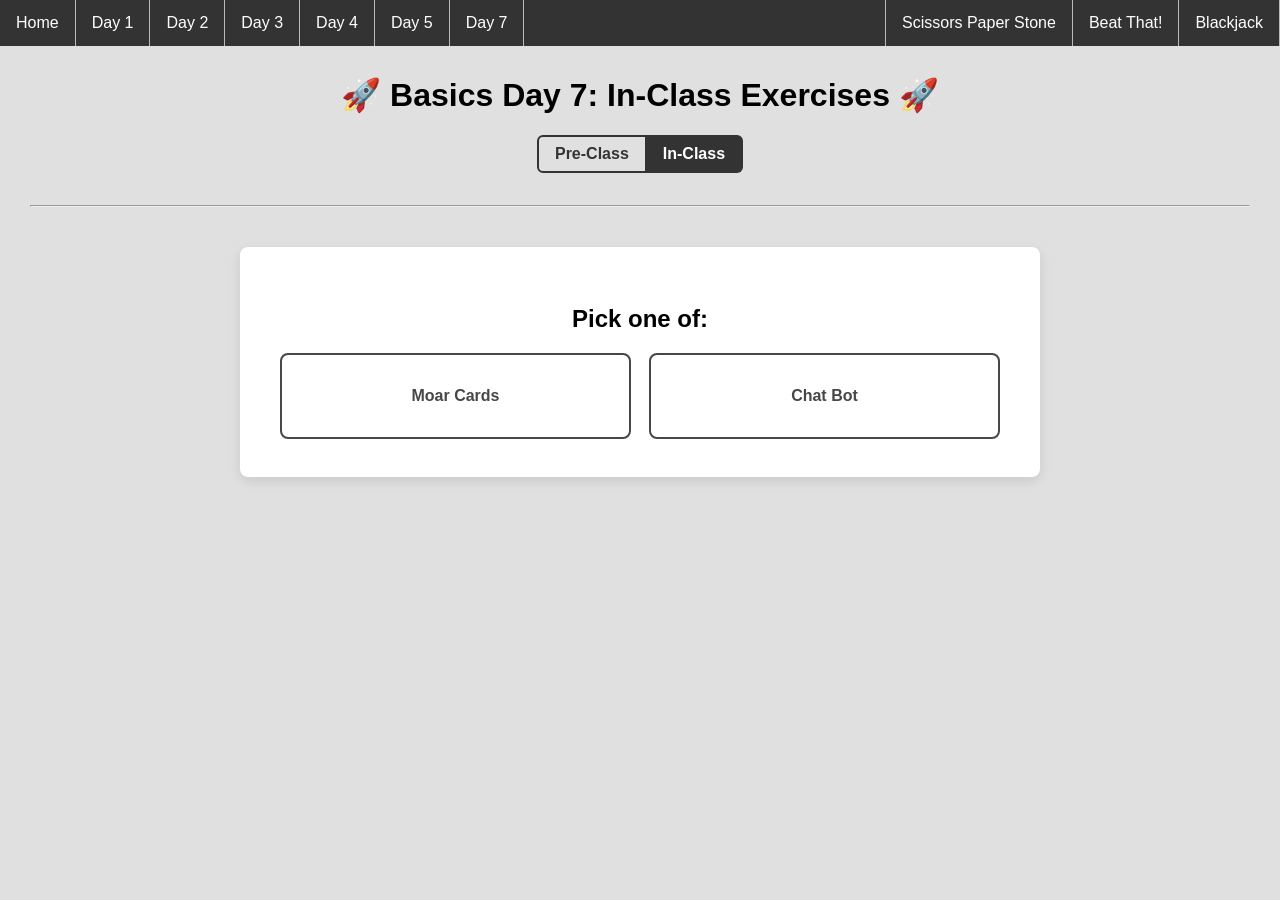
<file: day07-moar-cards/in-class/index.html>
<!--  All HTML files begin with the following line: -->
<!DOCTYPE html>
<!-- This indicates that the rest of the lines that follow are to be interpreted as HTML. It tells the browser about what document type to expect. -->

<!-- All text enclosed in angled brackets are known as HTML element tags. There are usually, but not always, starting and closing element "tags", each representing a HTML element.
The <html> element is known as the root element of a HTML page. All other elements are encased within it. -->
<html>
  <!-- The <head> element contains meta information about the HTML page, information that is not rendered or displayed by the browser -->
  <head>
    <!-- The meta tag defines meta information in the HTML document. In this case, we are defining the charset. UTF-8 allows us to use emojis in the CodeSandbox environment -->
    <meta charset="UTF-8" />
    <!-- The <title> element specifies a title for the HTML page (which is shown in the browser's title bar or in the page's tab) and is the default name given to a bookmark of a webpage. -->
    <title>Basics</title>
    <!-- The <link> element specifies a relationship between this HTML page and an external resource, namely the styles.css file here. For the syntax '../../' in '../../styles.css', we are referring to the styles.css file (in the main directory) found 2 folders above the current one. In this case, we are linking a stylesheet which is a CSS file containing information relating to the layout and style of the webpage. The syntax within the styles.css file is also referred to as CSS - Cascading Style Sheets. -->
    <link rel="stylesheet" href="../../styles.css" />
  </head>

  <!-- The <body> element defines the document's body, and is a container for all the visible contents that will be rendered by the browser.  -->
  <body>
    <!-- The <nav> tag semantically defines a set of navigation links. It doesn't have many properties different from a <div>, and exists purely for semantic naming. -->
    <nav>
      <!-- The <ul> tag represents an unordered list, where items in the list are rendered on a vertical bulleted list. While we are listing the days of the exercises on this navbar, we are positioning them horizontally without the bullets. This is done using CSS, and you can preview the syntax in styles.css (do a search for "nav ul"). -->
      <ul>
        <li>
          <!-- An <a> tag defines a hyperlink, linking one page to another. The page to link to will be added to the "href" property of the tag. -->
          <a href="../../index.html">Home</a>
        </li>
        <li>
          <!-- An <a> tag defines a hyperlink, linking one page to another. The page to link to will be added to the "href" property of the tag. -->
          <a
            href="../../day01-data-manipulation-and-functions/in-class/index.html"
            >Day 1</a
          >
        </li>
        <li>
          <a
            href="../../day02-if-statements-boolean-operators/in-class/index.html"
            >Day 2</a
          >
        </li>
        <li>
          <a href="../../day03-program-state/in-class/index.html">Day 3</a>
        </li>
        <li>
          <a href="../../day04-loops/in-class/index.html">Day 4</a>
        </li>
        <li>
          <a href="../../day05-mad-libs/in-class/index.html">Day 5</a>
        </li>
        <li>
          <a href="../../day07-moar-cards/in-class/index.html">Day 7</a>
        </li>
        <li class="project">
          <a href="../../project3-blackjack/index.html">Blackjack</a>
        </li>
        <li class="project">
          <a href="../../project2-beat-that/index.html">Beat That!</a>
        </li>
        <li class="project">
          <a href="../../project1-sps/index.html">Scissors Paper Stone</a>
        </li>
      </ul>
    </nav>
    <!-- The <h1> element defines a large heading. There are 6 pre-set header elements, <h1> to <h6> -->
    <h1 id="header">🚀 Basics Day 7: In-Class Exercises 🚀</h1>
    <div class="flex justify-content-center">
      <div class="button-group">
        <a href="../pre-class/index.html" class="button-group-button"
          >Pre-Class</a
        >
        <a href="../in-class/index.html" class="active button-group-button"
          >In-Class</a
        >
      </div>
    </div>
    <!-- The <hr> tag represents a horizontal rule. It is used if you want to add line dividers across your page. -->
    <hr />
    <!-- The <div> tag defines a division or a section in an HTML document, and is commonly use as a "container" for nested HTML elements. -->
    <div class="container">
      <h2 class="text-center">Pick one of:</h2>
      <div class="ice-double">
        <a href="index_cards.html">Moar Cards</a>
        <a href="index_chat.html">Chat Bot</a>
      </div>
    </div>
  </body>
</html>
</file>
<file: styles.css>
/*
  The syntax within the styles.css file is also referred to as CSS - Cascading Style Sheets.
  CSS describes how HTML elements are to be displayed on the screen.
*/

* {
  box-sizing: border-box;
}

body {
  margin-top: 0;
  font-family: sans-serif;
  margin-left: 30px;
  margin-right: 30px;
  background-color: #e0e0e0;
}

nav {
  position: relative;
  top: 0;
  left: -30px;
  width: calc(100% + 60px);
  margin-bottom: 30px;
}

nav ul {
  list-style-type: none;
  margin: 0;
  padding: 0;
  overflow: hidden;
  background-color: #333;
}

nav ul li {
  float: left;
  border-right: 1px solid #bbb;
}

nav ul li.project {
  float: right;
}

nav ul li.project:last-child {
  border-left: 1px solid #bbb;
}

nav ul li a {
  display: block;
  color: white;
  text-align: center;
  padding: 14px 16px;
  text-decoration: none;
}

#header {
  text-align: center;
}

.container {
  background-color: #ffffff;
  margin: 40px auto;
  max-width: 800px;
  padding: 38px 31px;
  border-radius: 8px;
  box-shadow: rgba(0, 0, 0, 0.1) 0px 4px 12px;
}

input {
  font-size: 21px;
  line-height: 33px;
  margin: 0 0 23px 0;
  padding: 0 9px;
  width: 100%;
}

button {
  font-size: 21px;
  line-height: 33px;
  margin: 0 0 23px 0;
  padding: 0 6px;
}

.output-div {
  background-color: lightgrey;
  margin: 20px auto;
  padding: 20px;
  width: 100%;
}

hr {
  margin-top: 2em;
  margin-bottom: 2em;
}

.instructions-text {
  font-size: 0.85em;
  font-style: italic;
}

.text-center {
  text-align: center;
}

.ice-double {
  display: flex;
}

.ice-double a {
  text-align: center;
  text-decoration: none;
  font-weight: bold;
  color: rgba(71, 71, 71, 1);
  display: block;
  flex-basis: 47.5%;
  margin: 0 1.25%;
  padding: 2em;
  border: 2px solid rgba(71, 71, 71, 1);
  border-radius: 8px;
}

.ice-double a:hover {
  color: rgba(71, 71, 71, 0.75);
  border: 2px solid rgba(71, 71, 71, 0.75);
}

.button-group {
  position: relative;
  display: inline-flex;
  vertical-align: middle;
  justify-self: center;
}

.button-group .button-group-button {
  position: relative;
  flex: 1 1 auto;
  background: transparent;
  color: #0d6efd;
  border-color: #0d6efd;
  display: inline-block;
  text-align: center;
  vertical-align: middle;
  background-color: transparent;
  padding: 0.5rem 1rem;
  border-radius: 0;
  text-decoration: none;
  border: 2px solid #333;
  color: #333;
  font-weight: bold;
}

.button-group .button-group-button.active {
  border: 2px solid #333;
  color: #fff;
  background-color: #333;
  font-weight: bold;
}

.button-group .button-group-button:not(.active):hover {
  background-color: rgba(51, 51, 51, 0.67);
  color: white;
}

.button-group .button-group-button:not(:first-child) {
  border-left: 0;
}

.button-group .button-group-button:first-child {
  border-top-left-radius: 0.375rem;
  border-bottom-left-radius: 0.375rem;
}

.button-group .button-group-button:last-child {
  border-top-right-radius: 0.375rem;
  border-bottom-right-radius: 0.375rem;
}

.flex {
  display: flex;
}

.justify-content-center {
  justify-content: center;
}
</file>
<file: project1-sps/styles.css>
/*
  The syntax within the styles.css file is also referred to as CSS - Cascading Style Sheets.
  CSS describes how HTML elements are to be displayed on the screen.
*/

* {
  box-sizing: border-box;
}

body {
  margin-top: 0;
  font-family: sans-serif;
  margin-left: 30px;
  margin-right: 30px;
  background-color: #e0e0e0;
}

nav {
  position: relative;
  top: 0;
  left: -30px;
  width: calc(100% + 60px);
  margin-bottom: 30px;
}

nav ul {
  list-style-type: none;
  margin: 0;
  padding: 0;
  overflow: hidden;
  background-color: #333;
}

nav ul li {
  float: left;
  border-right: 1px solid #bbb;
}

nav ul li.project {
  float: right;
}

nav ul li.project:last-child {
  border-left: 1px solid #bbb;
}

nav ul li a {
  display: block;
  color: white;
  text-align: center;
  padding: 14px 16px;
  text-decoration: none;
}

#header {
  text-align: center;
}

.container {
  background-color: #ffffff;
  margin: 40px auto;
  max-width: 800px;
  padding: 38px 31px;
  border-radius: 8px;
  box-shadow: rgba(0, 0, 0, 0.1) 0px 4px 12px;
}

input {
  font-size: 21px;
  line-height: 33px;
  margin: 0 0 23px 0;
  padding: 0 9px;
  width: 100%;
}

button {
  font-size: 21px;
  line-height: 33px;
  margin: 0 0 23px 0;
  padding: 0 6px;
}

.output-div {
  background-color: lightgrey;
  margin: 20px auto;
  padding: 20px;
  width: 100%;
}

hr {
  margin-top: 2em;
  margin-bottom: 2em;
}

.instructions-text {
  font-size: 0.85em;
  font-style: italic;
}

.text-center {
  text-align: center;
}

.ice-double {
  display: flex;
}

.ice-double a {
  text-align: center;
  text-decoration: none;
  font-weight: bold;
  color: rgba(71, 71, 71, 1);
  display: block;
  flex-basis: 47.5%;
  margin: 0 1.25%;
  padding: 2em;
  border: 2px solid rgba(71, 71, 71, 1);
  border-radius: 8px;
}

.ice-double a:hover {
  color: rgba(71, 71, 71, 0.75);
  border: 2px solid rgba(71, 71, 71, 0.75);
}

.button-group {
  position: relative;
  display: inline-flex;
  vertical-align: middle;
  justify-self: center;
}

.button-group .button-group-button {
  position: relative;
  flex: 1 1 auto;
  background: transparent;
  color: #0d6efd;
  border-color: #0d6efd;
  display: inline-block;
  text-align: center;
  vertical-align: middle;
  background-color: transparent;
  padding: 0.5rem 1rem;
  border-radius: 0;
  text-decoration: none;
  border: 2px solid #333;
  color: #333;
  font-weight: bold;
}

.button-group .button-group-button.active {
  border: 2px solid #333;
  color: #fff;
  background-color: #333;
  font-weight: bold;
}

.button-group .button-group-button:not(.active):hover {
  background-color: rgba(51, 51, 51, 0.67);
  color: white;
}

.button-group .button-group-button:not(:first-child) {
  border-left: 0;
}

.button-group .button-group-button:first-child {
  border-top-left-radius: 0.375rem;
  border-bottom-left-radius: 0.375rem;
}

.button-group .button-group-button:last-child {
  border-top-right-radius: 0.375rem;
  border-bottom-right-radius: 0.375rem;
}

.flex {
  display: flex;
}

.justify-content-center {
  justify-content: center;
}
</file>
<file: project2-beat-that/styles.css>
/*
  The syntax within the styles.css file is also referred to as CSS - Cascading Style Sheets.
  CSS describes how HTML elements are to be displayed on the screen.
*/

* {
  box-sizing: border-box;
}

body {
  margin-top: 0;
  font-family: sans-serif;
  margin-left: 30px;
  margin-right: 30px;
  background-color: #e0e0e0;
}

nav {
  position: relative;
  top: 0;
  left: -30px;
  width: calc(100% + 60px);
  margin-bottom: 30px;
}

nav ul {
  list-style-type: none;
  margin: 0;
  padding: 0;
  overflow: hidden;
  background-color: #333;
}

nav ul li {
  float: left;
  border-right: 1px solid #bbb;
}

nav ul li.project {
  float: right;
}

nav ul li.project:last-child {
  border-left: 1px solid #bbb;
}

nav ul li a {
  display: block;
  color: white;
  text-align: center;
  padding: 14px 16px;
  text-decoration: none;
}

#header {
  text-align: center;
}

.container {
  background-color: green;
  margin: 40px auto;
  max-width: 800px;
  padding: 38px 31px;
  border-radius: 8px;
  box-shadow: rgba(0, 0, 0, 0.1) 0px 4px 12px;
}

input {
  font-size: 21px;
  line-height: 33px;
  margin: 0 0 23px 0;
  padding: 0 9px;
  width: 100%;
}

button {
  font-size: 21px;
  line-height: 33px;
  margin: 0 0 23px 0;
  padding: 0 6px;
}

.output-div {
  background-color: lightgrey;
  margin: 20px auto;
  padding: 20px;
  width: 100%;
}

hr {
  margin-top: 2em;
  margin-bottom: 2em;
}

.instructions-text {
  font-size: 0.85em;
  font-style: italic;
}

.text-center {
  text-align: center;
}

.ice-double {
  display: flex;
}

.ice-double a {
  text-align: center;
  text-decoration: none;
  font-weight: bold;
  color: rgba(71, 71, 71, 1);
  display: block;
  flex-basis: 47.5%;
  margin: 0 1.25%;
  padding: 2em;
  border: 2px solid rgba(71, 71, 71, 1);
  border-radius: 8px;
}

.ice-double a:hover {
  color: rgba(71, 71, 71, 0.75);
  border: 2px solid rgba(71, 71, 71, 0.75);
}

.button-group {
  position: relative;
  display: inline-flex;
  vertical-align: middle;
  justify-self: center;
}

.button-group .button-group-button {
  position: relative;
  flex: 1 1 auto;
  background: transparent;
  color: #0d6efd;
  border-color: #0d6efd;
  display: inline-block;
  text-align: center;
  vertical-align: middle;
  background-color: transparent;
  padding: 0.5rem 1rem;
  border-radius: 0;
  text-decoration: none;
  border: 2px solid #333;
  color: #333;
  font-weight: bold;
}

.button-group .button-group-button.active {
  border: 2px solid #333;
  color: #fff;
  background-color: #333;
  font-weight: bold;
}

.button-group .button-group-button:not(.active):hover {
  background-color: rgba(51, 51, 51, 0.67);
  color: white;
}

.button-group .button-group-button:not(:first-child) {
  border-left: 0;
}

.button-group .button-group-button:first-child {
  border-top-left-radius: 0.375rem;
  border-bottom-left-radius: 0.375rem;
}

.button-group .button-group-button:last-child {
  border-top-right-radius: 0.375rem;
  border-bottom-right-radius: 0.375rem;
}

.flex {
  display: flex;
}

.justify-content-center {
  justify-content: center;
}
</file>
<file: project3-blackjack/styles.css>
/*
  The syntax within the styles.css file is also referred to as CSS - Cascading Style Sheets.
  CSS describes how HTML elements are to be displayed on the screen.
*/

* {
  box-sizing: border-box;
}

body {
  margin-top: 0;
  font-family: sans-serif;
  text-align: center;
  margin-left: 30px;
  margin-right: 30px;
  background-color: #e0e0e0;
}

nav {
  position: relative;
  top: 0;
  left: -30px;
  width: calc(100% + 60px);
  margin-bottom: 30px;
}

nav ul {
  list-style-type: none;
  margin: 0;
  padding: 0;
  overflow: hidden;
  background-color: #333;
}

nav ul li {
  float: left;
  border-right: 1px solid #bbb;
}

nav ul li.project {
  float: right;
}

nav ul li.project:last-child {
  border-left: 1px solid #bbb;
}

nav ul li a {
  display: block;
  color: white;
  text-align: center;
  padding: 14px 16px;
  text-decoration: none;
}

.container {
  background-color: #ffffff;
  text-align: center;
  margin: 20px auto;
  max-width: 800px;
  padding: 30px 20px;
  border-radius: 8px;
  box-shadow: rgba(0, 0, 0, 0.1) 0px 4px 12px;
}

.blackjack-row-1,
.blackjack-row-2,
.blackjack-row-3 {
  display: flex;
  padding: 5px;
  flex-wrap: wrap;
  justify-content: space-evenly;
}

.blackjack-row-2 div {
  padding: 10px;
  flex: 1;
  height: 350px;
  text-align: center;
}

.blackjack-row-2 img {
  padding: 10px;
  object-fit: contain;
}

.blackjack-row-3 div {
  padding: 10px;
}

.blackjack-row-3 div button {
  padding: 10px;
  margin-bottom: 10px;
}

table,
th,
td {
  padding: 5px;
  border: 1px solid white;
  align-items: center;
  text-align: center;
}

#win-header {
  color: blue;
}

#loss-header {
  color: red;
}

#draw-header {
  color: green;
}

#your-box img {
  height: 140px;
  width: 100px;
  margin: 0px;
}

#dealer-box img {
  height: 140px;
  width: 100px;
  margin: 0px;
}

input {
  font-size: 21px;
  line-height: 33px;
  margin: 0 0 23px 0;
  padding: 0 9px;
  width: 100%;
}

button {
  font-size: 16px;
  line-height: 16px;
  margin: 0 0 16px 0;
  padding: 0 2px;
}

.output-div {
  background-color: lightgrey;
  margin: 20px auto;
  padding: 20px;
  width: 100%;
}

hr {
  margin-top: 2em;
  margin-bottom: 2em;
}

.instructions-text {
  font-size: 0.85em;
  font-style: italic;
}

.text-center {
  text-align: center;
}

.ice-double {
  display: flex;
}

.ice-double a {
  text-align: center;
  text-decoration: none;
  font-weight: bold;
  color: rgba(71, 71, 71, 1);
  display: block;
  flex-basis: 47.5%;
  margin: 0 1.25%;
  padding: 2em;
  border: 2px solid rgba(71, 71, 71, 1);
  border-radius: 8px;
}

.ice-double a:hover {
  color: rgba(71, 71, 71, 0.75);
  border: 2px solid rgba(71, 71, 71, 0.75);
}

.button-group {
  position: relative;
  display: inline-flex;
  vertical-align: middle;
  justify-self: center;
}

.button-group .button-group-button {
  position: relative;
  flex: 1 1 auto;
  background: transparent;
  color: #0d6efd;
  border-color: #0d6efd;
  display: inline-block;
  text-align: center;
  vertical-align: middle;
  background-color: transparent;
  padding: 0.5rem 1rem;
  border-radius: 0;
  text-decoration: none;
  border: 2px solid #333;
  color: #333;
  font-weight: bold;
}

.button-group .button-group-button.active {
  border: 2px solid #333;
  color: #fff;
  background-color: #333;
  font-weight: bold;
}

.button-group .button-group-button:not(.active):hover {
  background-color: rgba(51, 51, 51, 0.67);
  color: white;
}

.button-group .button-group-button:not(:first-child) {
  border-left: 0;
}

.button-group .button-group-button:first-child {
  border-top-left-radius: 0.375rem;
  border-bottom-left-radius: 0.375rem;
}

.button-group .button-group-button:last-child {
  border-top-right-radius: 0.375rem;
  border-bottom-right-radius: 0.375rem;
}

.flex {
  display: flex;
}

.justify-content-center {
  justify-content: center;
}
</file>
